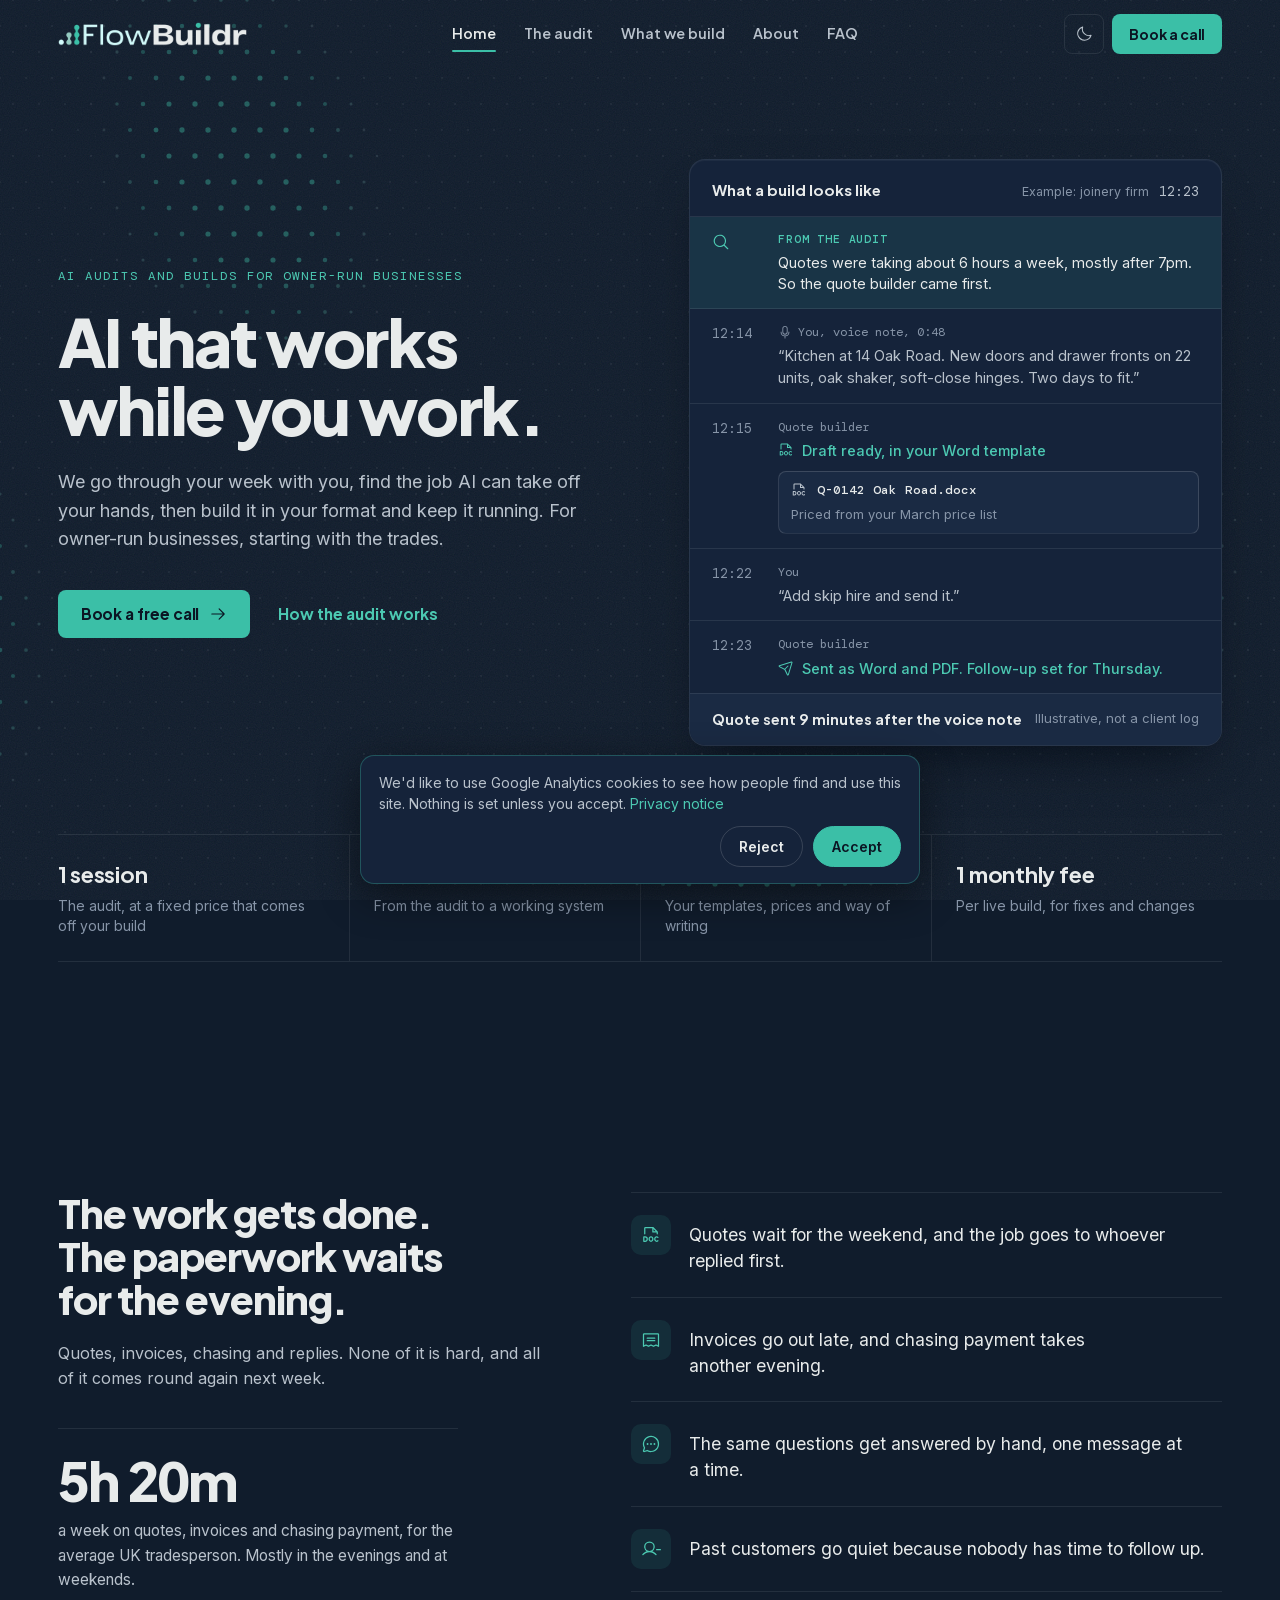
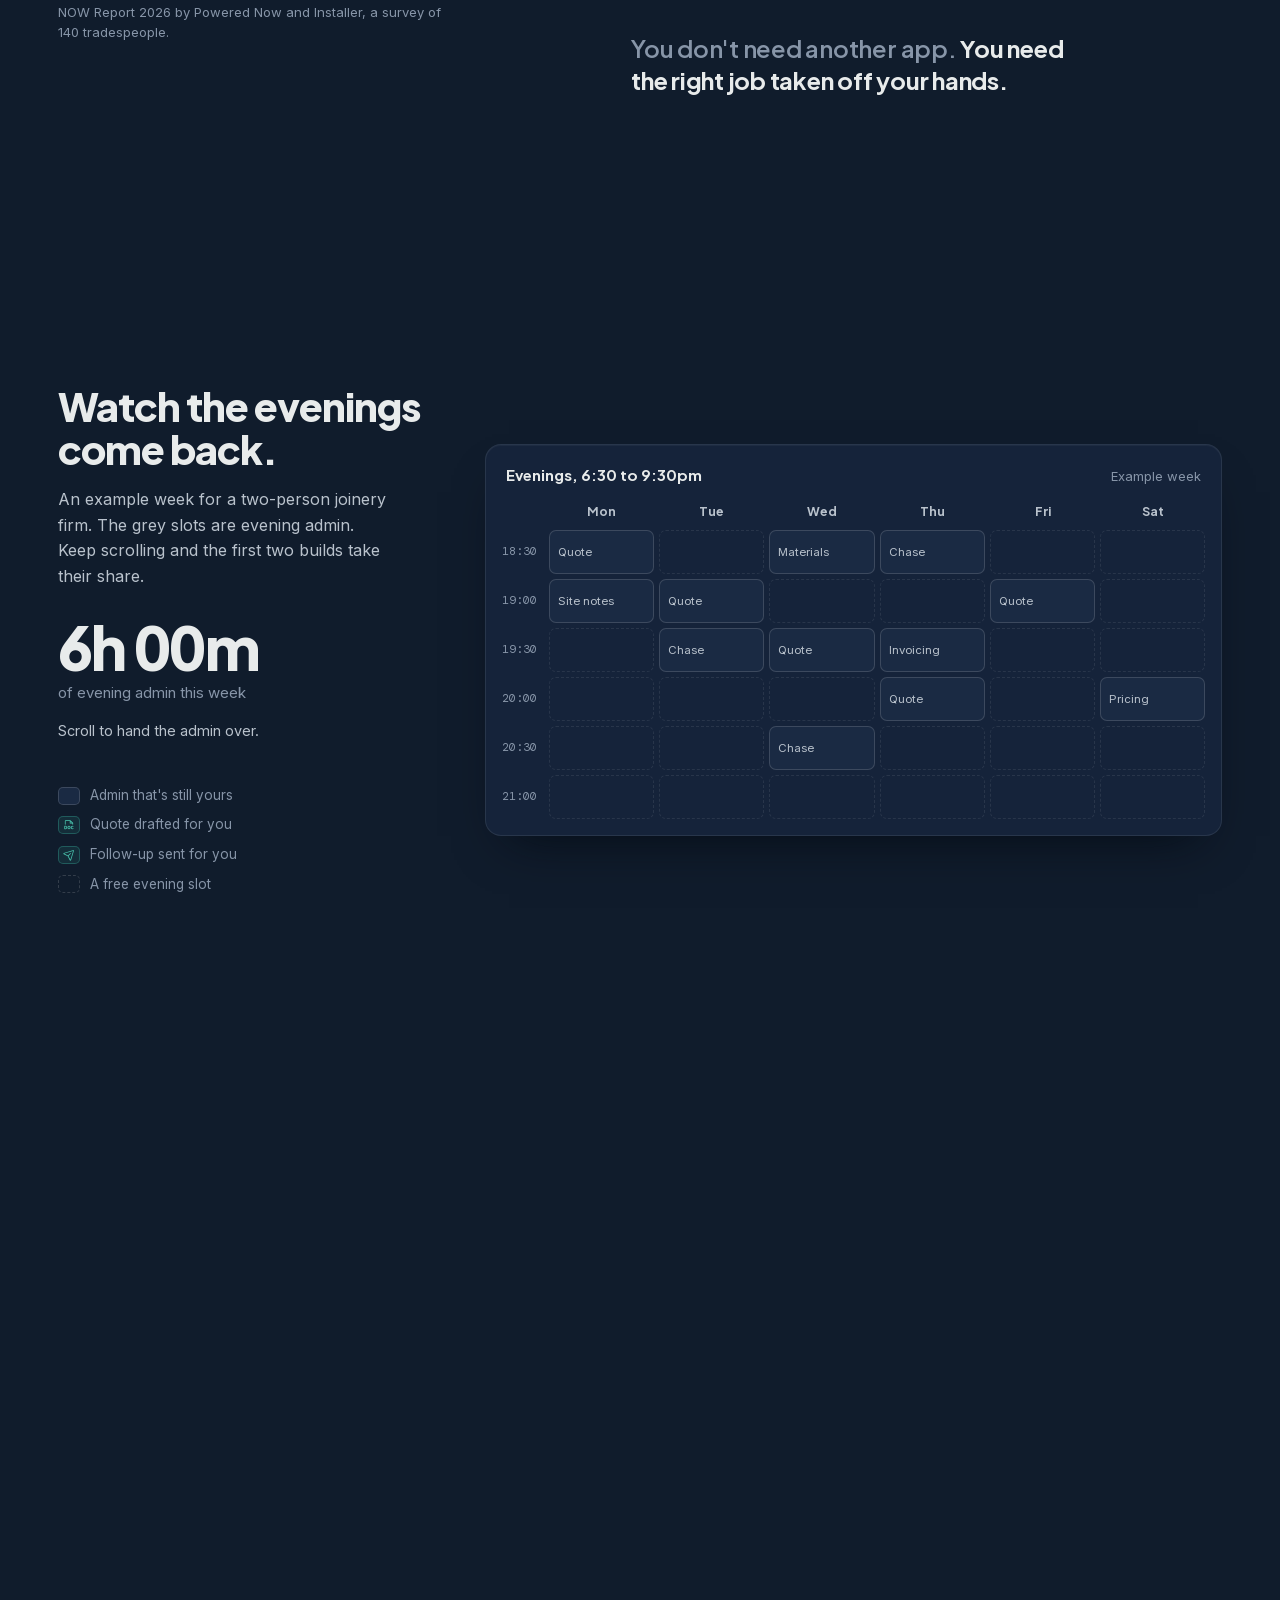
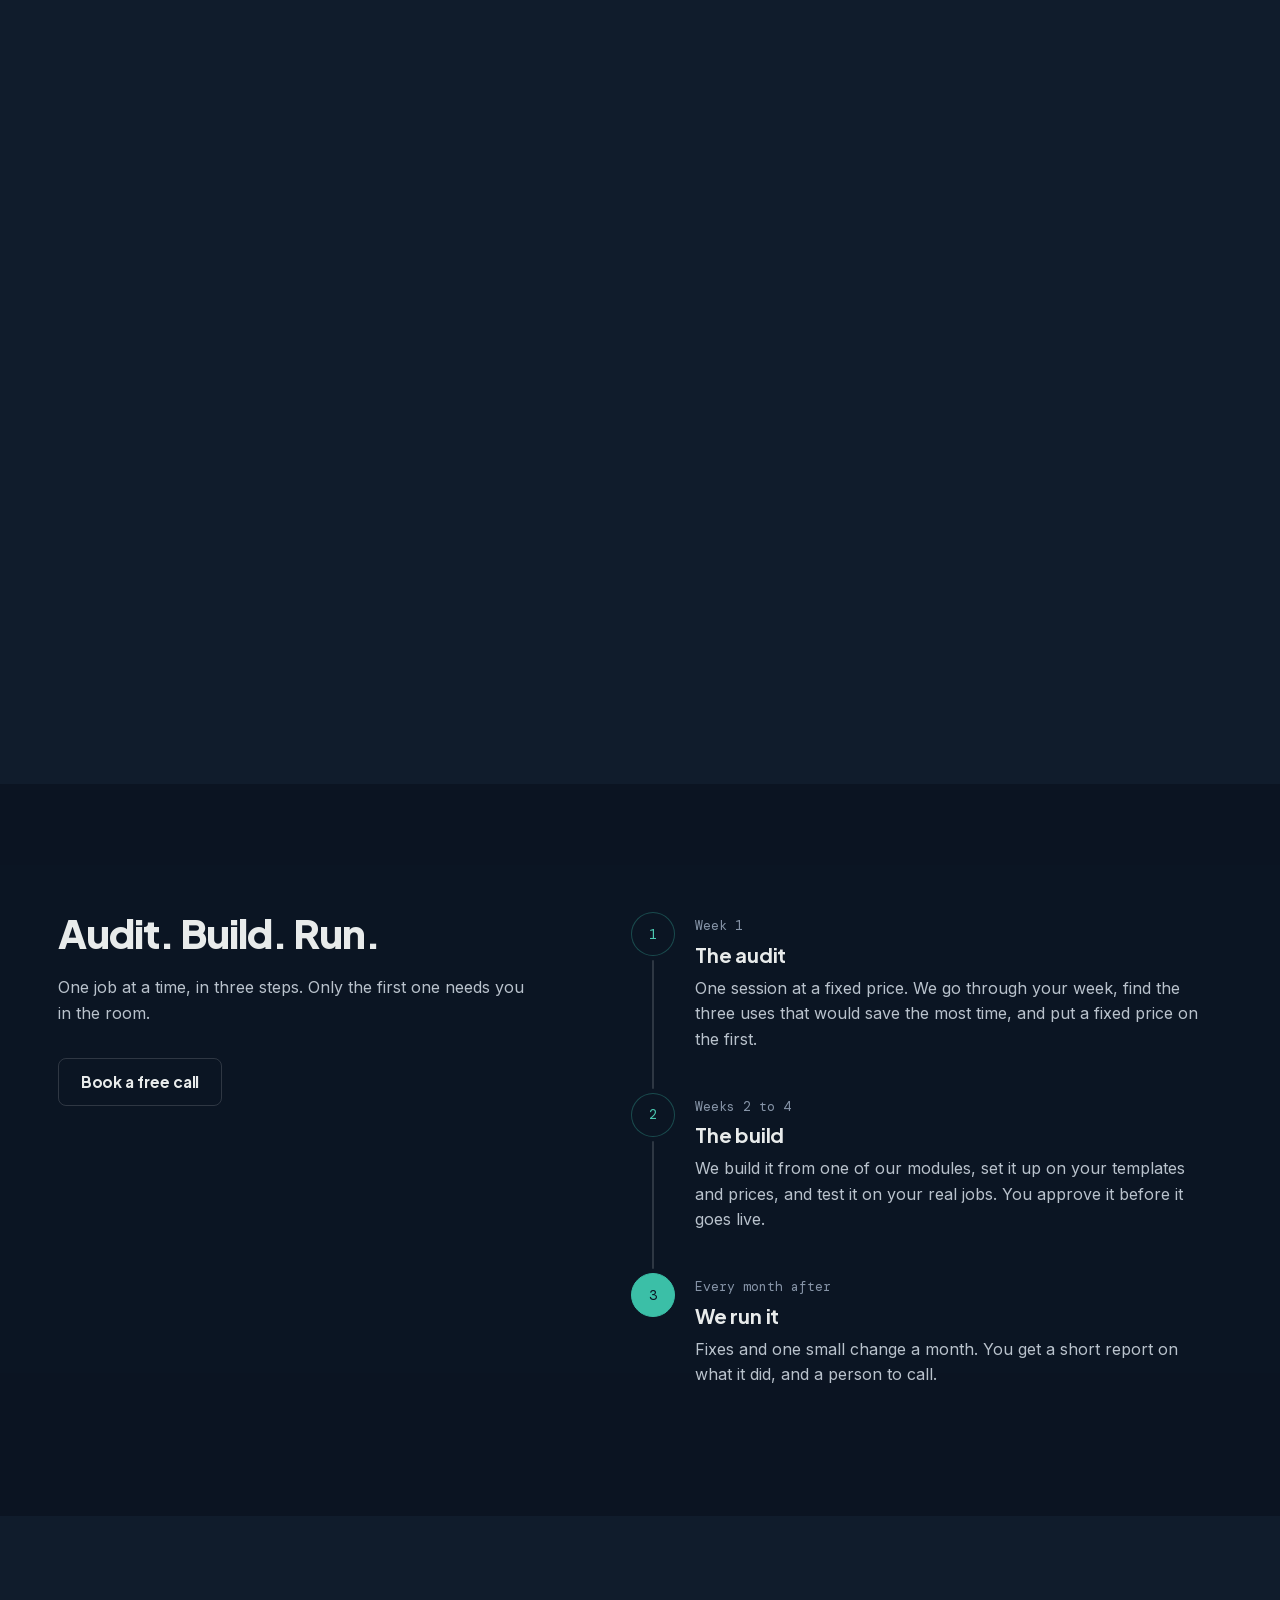
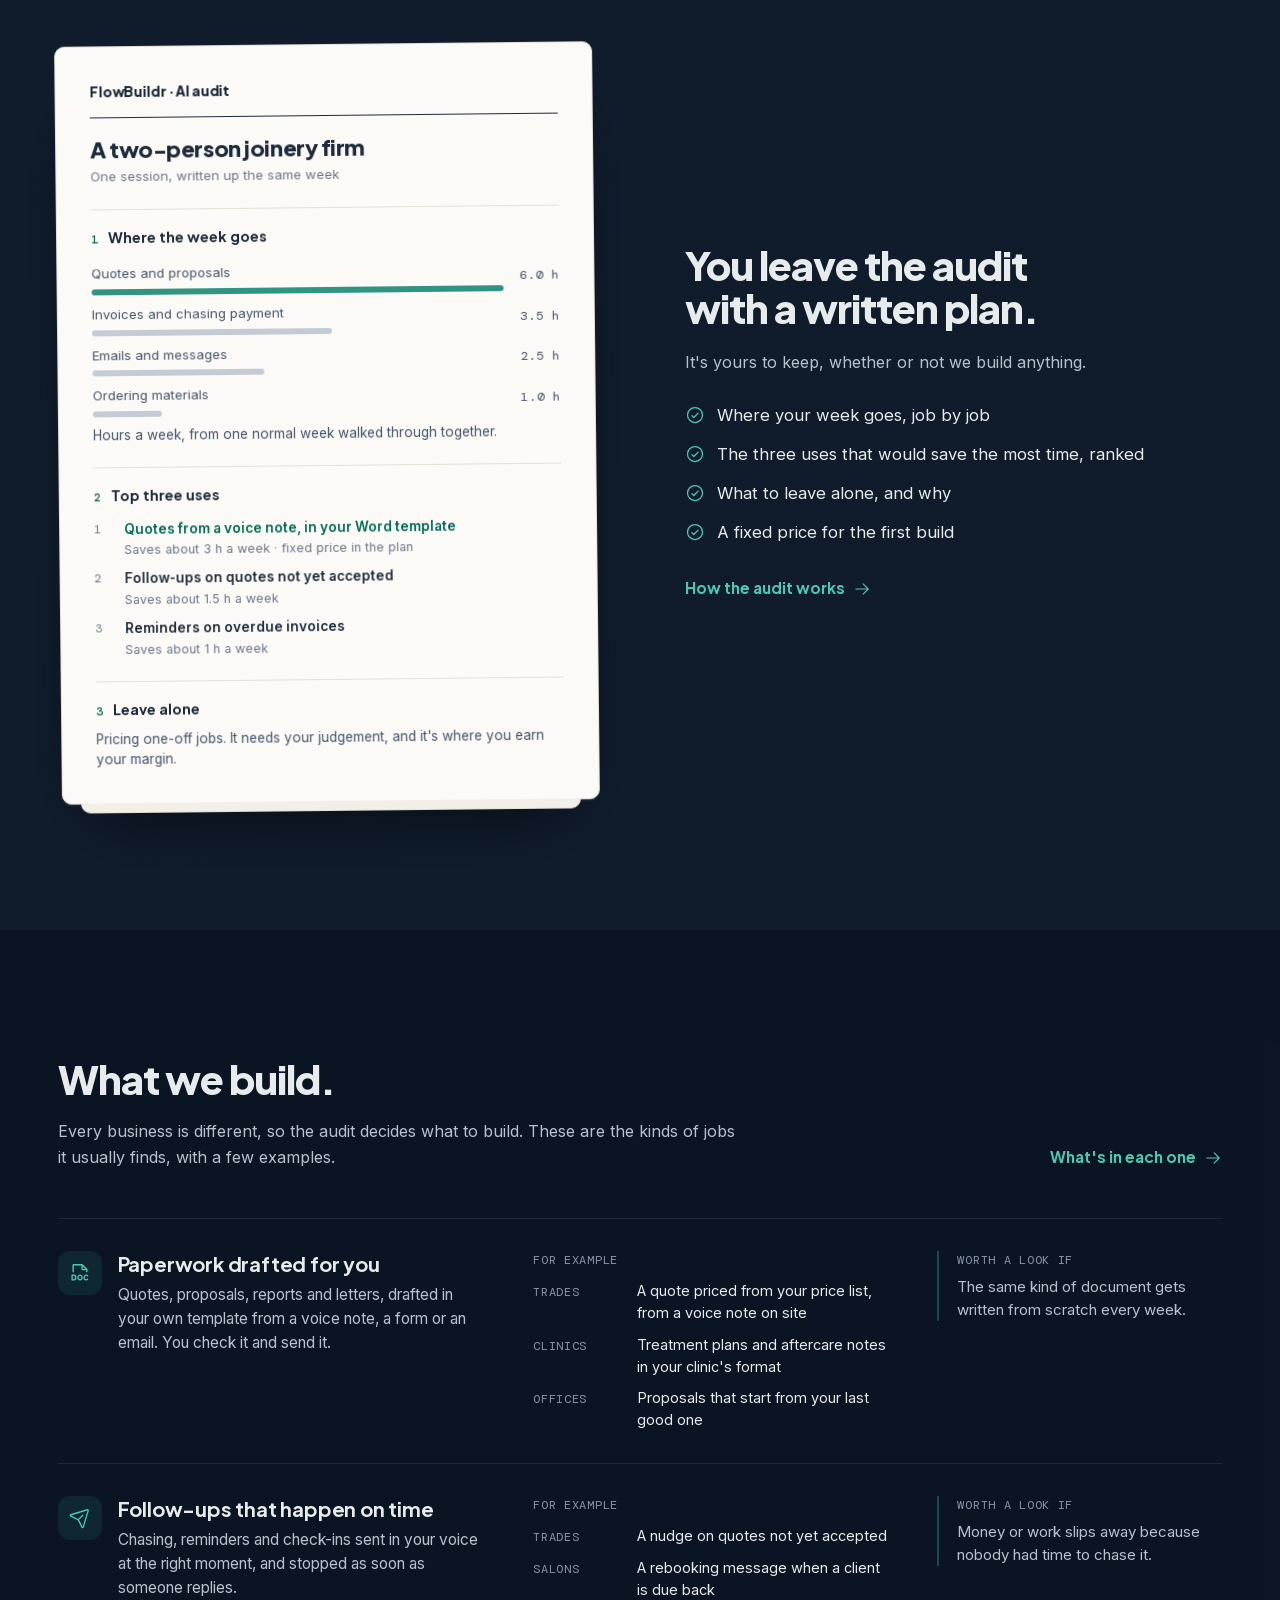
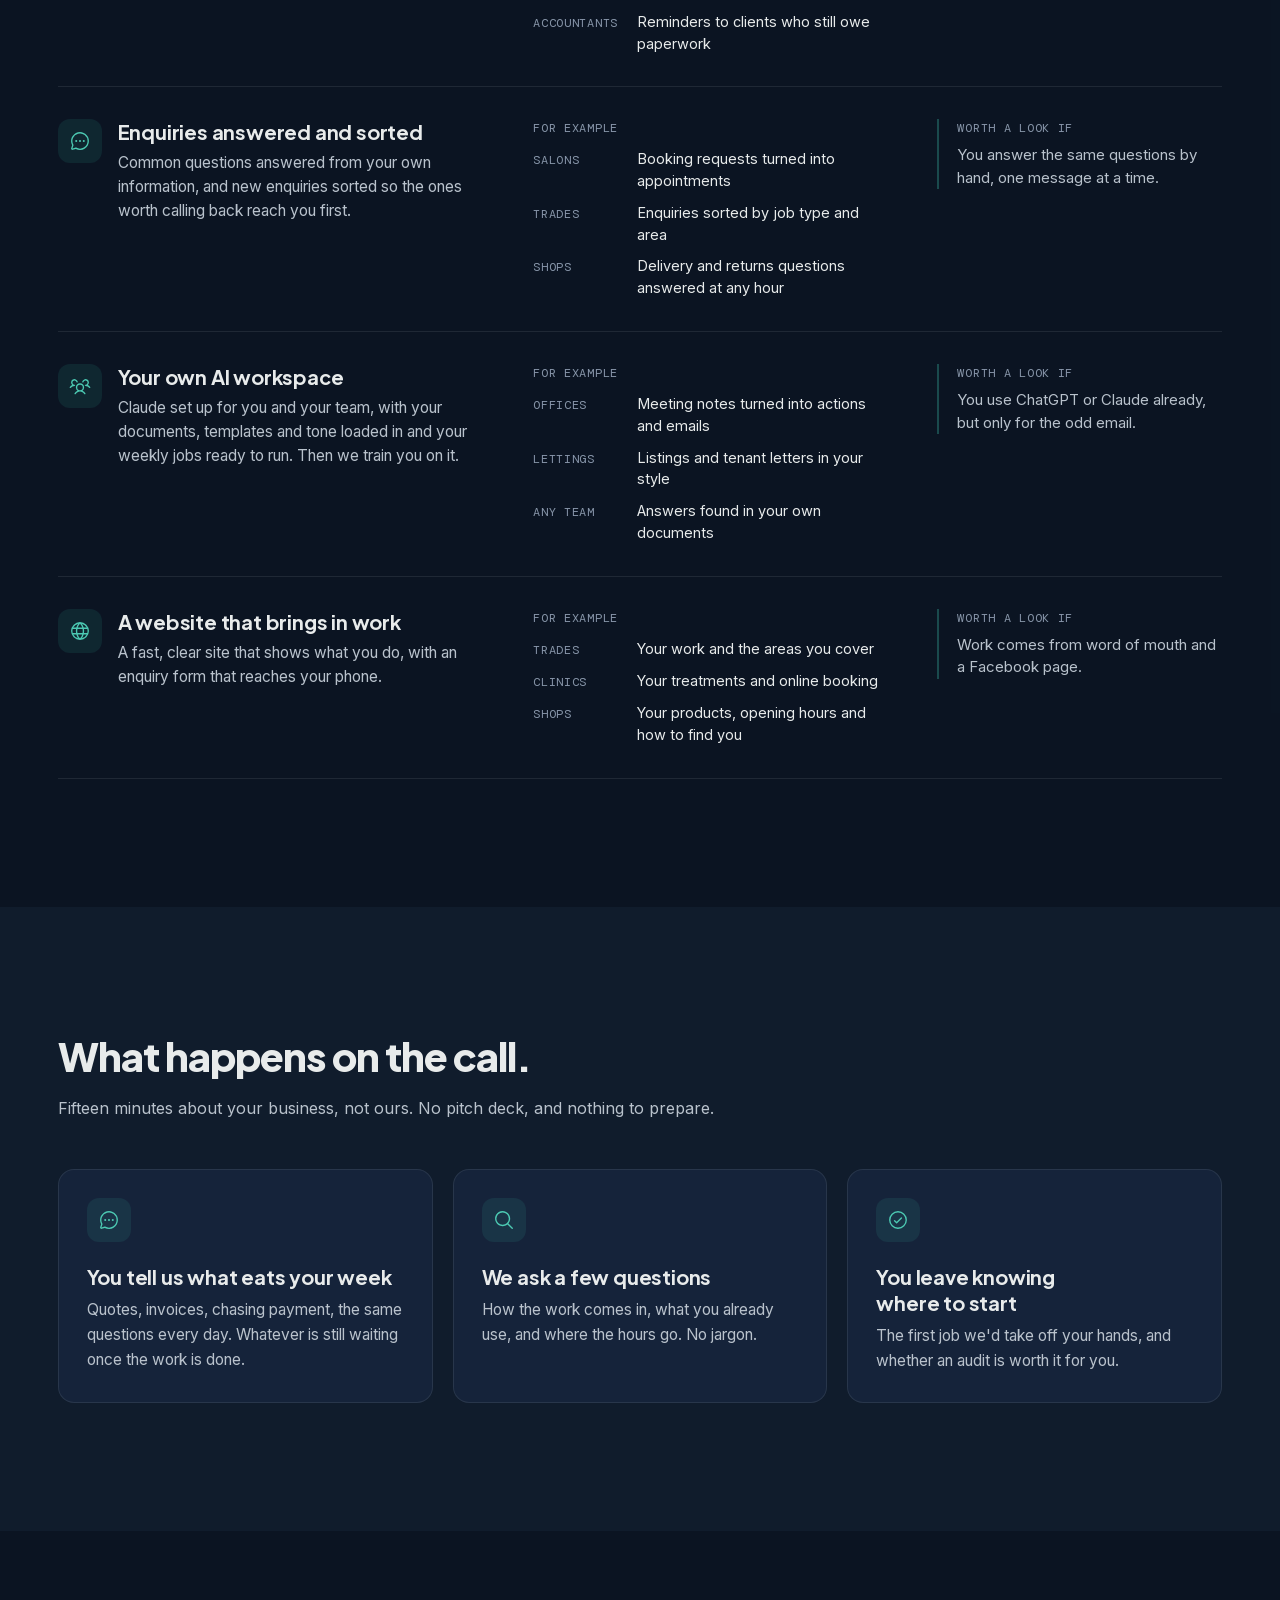
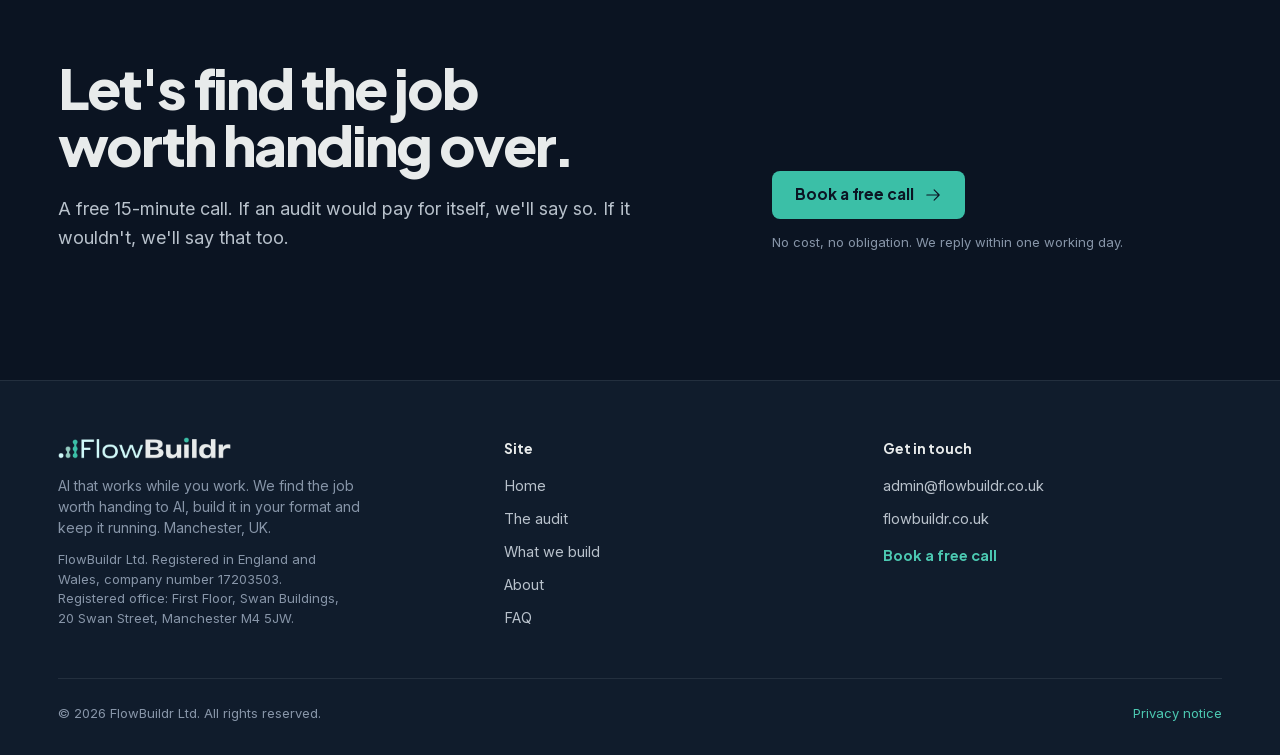
<file: index.html>
<!doctype html>
<html lang="en-GB">
<head>
<meta charset="utf-8">
<meta name="viewport" content="width=device-width, initial-scale=1, viewport-fit=cover">
<script>/* Old single-page links (/#faq) now live at real URLs */(function(){var h=location.hash.slice(1);if(/^(audit|services|about|faq|privacy)$/.test(h))location.replace("/"+h+"/");else if(h==="home")history.replaceState(null,"",location.pathname);})();</script>
<title>FlowBuildr | AI that works while you work</title>
<meta name="description" content="FlowBuildr finds the job AI should do for your business, builds it in your format and keeps it running: a fixed-price audit, then builds and monthly support. Manchester, UK.">
<link rel="canonical" href="https://flowbuildr.co.uk/">
<link rel="icon" type="image/png" sizes="64x64" href="/favicon.png">
<link rel="apple-touch-icon" href="/apple-touch-icon.png">
<meta name="theme-color" content="#101C2C">
<meta property="og:type" content="website">
<meta property="og:site_name" content="FlowBuildr">
<meta property="og:title" content="FlowBuildr | AI that works while you work">
<meta property="og:description" content="FlowBuildr finds the job AI should do for your business, builds it in your format and keeps it running: a fixed-price audit, then builds and monthly support. Manchester, UK.">
<meta property="og:url" content="https://flowbuildr.co.uk/">
<script type="application/ld+json">
{
 "@context": "https://schema.org",
 "@graph": [
  {
   "@type": [
    "Organization",
    "ProfessionalService"
   ],
   "@id": "https://flowbuildr.co.uk/#organization",
   "name": "FlowBuildr",
   "legalName": "FlowBuildr Ltd",
   "url": "https://flowbuildr.co.uk/",
   "logo": "https://flowbuildr.co.uk/assets/logo-dark.png",
   "image": "https://flowbuildr.co.uk/assets/logo-dark.png",
   "email": "admin@flowbuildr.co.uk",
   "description": "AI that works while you work. We find the job worth handing to AI, build it in your format and keep it running. Manchester, UK.",
   "identifier": {
    "@type": "PropertyValue",
    "propertyID": "Companies House company number",
    "value": "17203503"
   },
   "address": {
    "@type": "PostalAddress",
    "name": "Registered office",
    "streetAddress": "First Floor, Swan Buildings, 20 Swan Street",
    "addressLocality": "Manchester",
    "postalCode": "M4 5JW",
    "addressCountry": "GB"
   },
   "areaServed": [
    {
     "@type": "City",
     "name": "Manchester"
    },
    {
     "@type": "Country",
     "name": "United Kingdom"
    }
   ],
   "founder": [
    {
     "@type": "Person",
     "name": "Terrel Burton"
    },
    {
     "@type": "Person",
     "name": "Rheece Hemmings"
    }
   ]
  },
  {
   "@type": "WebSite",
   "@id": "https://flowbuildr.co.uk/#website",
   "url": "https://flowbuildr.co.uk/",
   "name": "FlowBuildr",
   "publisher": {
    "@id": "https://flowbuildr.co.uk/#organization"
   }
  },
  {
   "@type": "WebPage",
   "@id": "https://flowbuildr.co.uk/",
   "url": "https://flowbuildr.co.uk/",
   "name": "FlowBuildr | AI that works while you work",
   "description": "FlowBuildr finds the job AI should do for your business, builds it in your format and keeps it running: a fixed-price audit, then builds and monthly support. Manchester, UK.",
   "isPartOf": {
    "@id": "https://flowbuildr.co.uk/#website"
   },
   "about": {
    "@id": "https://flowbuildr.co.uk/#organization"
   }
  }
 ]
}
</script>
<!-- Google Analytics 4 with Consent Mode v2: everything denied until the visitor accepts -->
<script>
window.dataLayer=window.dataLayer||[];function gtag(){dataLayer.push(arguments);}
gtag('consent','default',{ad_storage:'denied',ad_user_data:'denied',ad_personalization:'denied',analytics_storage:'denied',functionality_storage:'denied',personalization_storage:'denied',security_storage:'granted',wait_for_update:500});
try{if(localStorage.getItem('fb_consent')==='granted')gtag('consent','update',{analytics_storage:'granted'});}catch(e){}
</script>
<script async src="https://www.googletagmanager.com/gtag/js?id=G-GZK0603EW1"></script>
<script>gtag('js',new Date());gtag('config','G-GZK0603EW1');</script>
<link rel="stylesheet" href="/assets/site.css?v=405114a5">
</head>
<body>
<svg width="0" height="0" style="position:absolute" aria-hidden="true" focusable="false"><defs><symbol id="i-address-book" viewBox="0 0 256 256"><path d="M83.19,174.4a8,8,0,0,0,11.21-1.6,52,52,0,0,1,83.2,0,8,8,0,1,0,12.8-9.6A67.88,67.88,0,0,0,163,141.51a40,40,0,1,0-53.94,0A67.88,67.88,0,0,0,81.6,163.2,8,8,0,0,0,83.19,174.4ZM112,112a24,24,0,1,1,24,24A24,24,0,0,1,112,112Zm96-88H64A16,16,0,0,0,48,40V64H32a8,8,0,0,0,0,16H48v40H32a8,8,0,0,0,0,16H48v40H32a8,8,0,0,0,0,16H48v24a16,16,0,0,0,16,16H208a16,16,0,0,0,16-16V40A16,16,0,0,0,208,24Zm0,192H64V40H208Z"/></symbol><symbol id="i-arrow-right" viewBox="0 0 256 256"><path d="M221.66,133.66l-72,72a8,8,0,0,1-11.32-11.32L196.69,136H40a8,8,0,0,1,0-16H196.69L138.34,61.66a8,8,0,0,1,11.32-11.32l72,72A8,8,0,0,1,221.66,133.66Z"/></symbol><symbol id="i-caret-down" viewBox="0 0 256 256"><path d="M213.66,101.66l-80,80a8,8,0,0,1-11.32,0l-80-80A8,8,0,0,1,53.66,90.34L128,164.69l74.34-74.35a8,8,0,0,1,11.32,11.32Z"/></symbol><symbol id="i-chat-circle-dots" viewBox="0 0 256 256"><path d="M140,128a12,12,0,1,1-12-12A12,12,0,0,1,140,128ZM84,116a12,12,0,1,0,12,12A12,12,0,0,0,84,116Zm88,0a12,12,0,1,0,12,12A12,12,0,0,0,172,116Zm60,12A104,104,0,0,1,79.12,219.82L45.07,231.17a16,16,0,0,1-20.24-20.24l11.35-34.05A104,104,0,1,1,232,128Zm-16,0A88,88,0,1,0,51.81,172.06a8,8,0,0,1,.66,6.54L40,216,77.4,203.53a7.85,7.85,0,0,1,2.53-.42,8,8,0,0,1,4,1.08A88,88,0,0,0,216,128Z"/></symbol><symbol id="i-check" viewBox="0 0 256 256"><path d="M229.66,77.66l-128,128a8,8,0,0,1-11.32,0l-56-56a8,8,0,0,1,11.32-11.32L96,188.69,218.34,66.34a8,8,0,0,1,11.32,11.32Z"/></symbol><symbol id="i-check-circle" viewBox="0 0 256 256"><path d="M173.66,98.34a8,8,0,0,1,0,11.32l-56,56a8,8,0,0,1-11.32,0l-24-24a8,8,0,0,1,11.32-11.32L112,148.69l50.34-50.35A8,8,0,0,1,173.66,98.34ZM232,128A104,104,0,1,1,128,24,104.11,104.11,0,0,1,232,128Zm-16,0a88,88,0,1,0-88,88A88.1,88.1,0,0,0,216,128Z"/></symbol><symbol id="i-clock-countdown" viewBox="0 0 256 256"><path d="M232,136.66A104.12,104.12,0,1,1,119.34,24,8,8,0,0,1,120.66,40,88.12,88.12,0,1,0,216,135.34,8,8,0,0,1,232,136.66ZM120,72v56a8,8,0,0,0,8,8h56a8,8,0,0,0,0-16H136V72a8,8,0,0,0-16,0Zm40-24a12,12,0,1,0-12-12A12,12,0,0,0,160,48Zm36,24a12,12,0,1,0-12-12A12,12,0,0,0,196,72Zm24,36a12,12,0,1,0-12-12A12,12,0,0,0,220,108Z"/></symbol><symbol id="i-cloud-check" viewBox="0 0 256 256"><path d="M160,40A88.09,88.09,0,0,0,81.29,88.67,64,64,0,1,0,72,216h88a88,88,0,0,0,0-176Zm0,160H72a48,48,0,0,1,0-96c1.1,0,2.2,0,3.29.11A88,88,0,0,0,72,128a8,8,0,0,0,16,0,72,72,0,1,1,72,72Zm37.66-93.66a8,8,0,0,1,0,11.32l-48,48a8,8,0,0,1-11.32,0l-24-24a8,8,0,0,1,11.32-11.32L144,148.69l42.34-42.35A8,8,0,0,1,197.66,106.34Z"/></symbol><symbol id="i-door-open" viewBox="0 0 256 256"><path d="M232,216H208V40a16,16,0,0,0-16-16H64A16,16,0,0,0,48,40V216H24a8,8,0,0,0,0,16H232a8,8,0,0,0,0-16Zm-40,0H176V40h16ZM64,40h96V216H64Zm80,92a12,12,0,1,1-12-12A12,12,0,0,1,144,132Z"/></symbol><symbol id="i-file-doc" viewBox="0 0 256 256"><path d="M52,144H36a8,8,0,0,0-8,8v56a8,8,0,0,0,8,8H52a36,36,0,0,0,0-72Zm0,56H44V160h8a20,20,0,0,1,0,40Zm169.53-4.91a8,8,0,0,1,.25,11.31A30.06,30.06,0,0,1,200,216c-17.65,0-32-16.15-32-36s14.35-36,32-36a30.06,30.06,0,0,1,21.78,9.6,8,8,0,0,1-11.56,11.06A14.24,14.24,0,0,0,200,160c-8.82,0-16,9-16,20s7.18,20,16,20a14.24,14.24,0,0,0,10.22-4.66A8,8,0,0,1,221.53,195.09ZM128,144c-17.65,0-32,16.15-32,36s14.35,36,32,36,32-16.15,32-36S145.65,144,128,144Zm0,56c-8.82,0-16-9-16-20s7.18-20,16-20,16,9,16,20S136.82,200,128,200ZM48,120a8,8,0,0,0,8-8V40h88V88a8,8,0,0,0,8,8h48v16a8,8,0,0,0,16,0V88a8,8,0,0,0-2.34-5.66l-56-56A8,8,0,0,0,152,24H56A16,16,0,0,0,40,40v72A8,8,0,0,0,48,120ZM160,51.31,188.69,80H160Z"/></symbol><symbol id="i-file-text" viewBox="0 0 256 256"><path d="M213.66,82.34l-56-56A8,8,0,0,0,152,24H56A16,16,0,0,0,40,40V216a16,16,0,0,0,16,16H200a16,16,0,0,0,16-16V88A8,8,0,0,0,213.66,82.34ZM160,51.31,188.69,80H160ZM200,216H56V40h88V88a8,8,0,0,0,8,8h48V216Zm-32-80a8,8,0,0,1-8,8H96a8,8,0,0,1,0-16h64A8,8,0,0,1,168,136Zm0,32a8,8,0,0,1-8,8H96a8,8,0,0,1,0-16h64A8,8,0,0,1,168,168Z"/></symbol><symbol id="i-globe" viewBox="0 0 256 256"><path d="M128,24h0A104,104,0,1,0,232,128,104.12,104.12,0,0,0,128,24Zm88,104a87.61,87.61,0,0,1-3.33,24H174.16a157.44,157.44,0,0,0,0-48h38.51A87.61,87.61,0,0,1,216,128ZM102,168H154a115.11,115.11,0,0,1-26,45A115.27,115.27,0,0,1,102,168Zm-3.9-16a140.84,140.84,0,0,1,0-48h59.88a140.84,140.84,0,0,1,0,48ZM40,128a87.61,87.61,0,0,1,3.33-24H81.84a157.44,157.44,0,0,0,0,48H43.33A87.61,87.61,0,0,1,40,128ZM154,88H102a115.11,115.11,0,0,1,26-45A115.27,115.27,0,0,1,154,88Zm52.33,0H170.71a135.28,135.28,0,0,0-22.3-45.6A88.29,88.29,0,0,1,206.37,88ZM107.59,42.4A135.28,135.28,0,0,0,85.29,88H49.63A88.29,88.29,0,0,1,107.59,42.4ZM49.63,168H85.29a135.28,135.28,0,0,0,22.3,45.6A88.29,88.29,0,0,1,49.63,168Zm98.78,45.6a135.28,135.28,0,0,0,22.3-45.6h35.66A88.29,88.29,0,0,1,148.41,213.6Z"/></symbol><symbol id="i-hand-coins" viewBox="0 0 256 256"><path d="M230.33,141.06a24.43,24.43,0,0,0-21.24-4.23l-41.84,9.62A28,28,0,0,0,140,112H89.94a31.82,31.82,0,0,0-22.63,9.37L44.69,144H16A16,16,0,0,0,0,160v40a16,16,0,0,0,16,16H120a7.93,7.93,0,0,0,1.94-.24l64-16a6.94,6.94,0,0,0,1.19-.4L226,182.82l.44-.2a24.6,24.6,0,0,0,3.93-41.56ZM16,160H40v40H16Zm203.43,8.21-38,16.18L119,200H56V155.31l22.63-22.62A15.86,15.86,0,0,1,89.94,128H140a12,12,0,0,1,0,24H112a8,8,0,0,0,0,16h32a8.32,8.32,0,0,0,1.79-.2l67-15.41.31-.08a8.6,8.6,0,0,1,6.3,15.9ZM164,96a36,36,0,0,0,5.9-.48,36,36,0,1,0,28.22-47A36,36,0,1,0,164,96Zm60-12a20,20,0,1,1-20-20A20,20,0,0,1,224,84ZM164,40a20,20,0,0,1,19.25,14.61,36,36,0,0,0-15,24.93A20.42,20.42,0,0,1,164,80a20,20,0,0,1,0-40Z"/></symbol><symbol id="i-list" viewBox="0 0 256 256"><path d="M224,128a8,8,0,0,1-8,8H40a8,8,0,0,1,0-16H216A8,8,0,0,1,224,128ZM40,72H216a8,8,0,0,0,0-16H40a8,8,0,0,0,0,16ZM216,184H40a8,8,0,0,0,0,16H216a8,8,0,0,0,0-16Z"/></symbol><symbol id="i-list-checks" viewBox="0 0 256 256"><path d="M224,128a8,8,0,0,1-8,8H128a8,8,0,0,1,0-16h88A8,8,0,0,1,224,128ZM128,72h88a8,8,0,0,0,0-16H128a8,8,0,0,0,0,16Zm88,112H128a8,8,0,0,0,0,16h88a8,8,0,0,0,0-16ZM82.34,42.34,56,68.69,45.66,58.34A8,8,0,0,0,34.34,69.66l16,16a8,8,0,0,0,11.32,0l32-32A8,8,0,0,0,82.34,42.34Zm0,64L56,132.69,45.66,122.34a8,8,0,0,0-11.32,11.32l16,16a8,8,0,0,0,11.32,0l32-32a8,8,0,0,0-11.32-11.32Zm0,64L56,196.69,45.66,186.34a8,8,0,0,0-11.32,11.32l16,16a8,8,0,0,0,11.32,0l32-32a8,8,0,0,0-11.32-11.32Z"/></symbol><symbol id="i-magnifying-glass" viewBox="0 0 256 256"><path d="M229.66,218.34l-50.07-50.06a88.11,88.11,0,1,0-11.31,11.31l50.06,50.07a8,8,0,0,0,11.32-11.32ZM40,112a72,72,0,1,1,72,72A72.08,72.08,0,0,1,40,112Z"/></symbol><symbol id="i-microphone" viewBox="0 0 256 256"><path d="M128,176a48.05,48.05,0,0,0,48-48V64a48,48,0,0,0-96,0v64A48.05,48.05,0,0,0,128,176ZM96,64a32,32,0,0,1,64,0v64a32,32,0,0,1-64,0Zm40,143.6V240a8,8,0,0,1-16,0V207.6A80.11,80.11,0,0,1,48,128a8,8,0,0,1,16,0,64,64,0,0,0,128,0,8,8,0,0,1,16,0A80.11,80.11,0,0,1,136,207.6Z"/></symbol><symbol id="i-moon" viewBox="0 0 256 256"><path d="M233.54,142.23a8,8,0,0,0-8-2,88.08,88.08,0,0,1-109.8-109.8,8,8,0,0,0-10-10,104.84,104.84,0,0,0-52.91,37A104,104,0,0,0,136,224a103.09,103.09,0,0,0,62.52-20.88,104.84,104.84,0,0,0,37-52.91A8,8,0,0,0,233.54,142.23ZM188.9,190.34A88,88,0,0,1,65.66,67.11a89,89,0,0,1,31.4-26A106,106,0,0,0,96,56,104.11,104.11,0,0,0,200,160a106,106,0,0,0,14.92-1.06A89,89,0,0,1,188.9,190.34Z"/></symbol><symbol id="i-note-pencil" viewBox="0 0 256 256"><path d="M229.66,58.34l-32-32a8,8,0,0,0-11.32,0l-96,96A8,8,0,0,0,88,128v32a8,8,0,0,0,8,8h32a8,8,0,0,0,5.66-2.34l96-96A8,8,0,0,0,229.66,58.34ZM124.69,152H104V131.31l64-64L188.69,88ZM200,76.69,179.31,56,192,43.31,212.69,64ZM224,128v80a16,16,0,0,1-16,16H48a16,16,0,0,1-16-16V48A16,16,0,0,1,48,32h80a8,8,0,0,1,0,16H48V208H208V128a8,8,0,0,1,16,0Z"/></symbol><symbol id="i-paper-plane-tilt" viewBox="0 0 256 256"><path d="M227.32,28.68a16,16,0,0,0-15.66-4.08l-.15,0L19.57,82.84a16,16,0,0,0-2.49,29.8L102,154l41.3,84.87A15.86,15.86,0,0,0,157.74,248q.69,0,1.38-.06a15.88,15.88,0,0,0,14-11.51l58.2-191.94c0-.05,0-.1,0-.15A16,16,0,0,0,227.32,28.68ZM157.83,231.85l-.05.14,0-.07-40.06-82.3,48-48a8,8,0,0,0-11.31-11.31l-48,48L24.08,98.25l-.07,0,.14,0L216,40Z"/></symbol><symbol id="i-plus" viewBox="0 0 256 256"><path d="M224,128a8,8,0,0,1-8,8H136v80a8,8,0,0,1-16,0V136H40a8,8,0,0,1,0-16h80V40a8,8,0,0,1,16,0v80h80A8,8,0,0,1,224,128Z"/></symbol><symbol id="i-receipt" viewBox="0 0 256 256"><path d="M72,104a8,8,0,0,1,8-8h96a8,8,0,0,1,0,16H80A8,8,0,0,1,72,104Zm8,40h96a8,8,0,0,0,0-16H80a8,8,0,0,0,0,16ZM232,56V208a8,8,0,0,1-11.58,7.15L192,200.94l-28.42,14.21a8,8,0,0,1-7.16,0L128,200.94,99.58,215.15a8,8,0,0,1-7.16,0L64,200.94,35.58,215.15A8,8,0,0,1,24,208V56A16,16,0,0,1,40,40H216A16,16,0,0,1,232,56Zm-16,0H40V195.06l20.42-10.22a8,8,0,0,1,7.16,0L96,199.06l28.42-14.22a8,8,0,0,1,7.16,0L160,199.06l28.42-14.22a8,8,0,0,1,7.16,0L216,195.06Z"/></symbol><symbol id="i-sun" viewBox="0 0 256 256"><path d="M120,40V16a8,8,0,0,1,16,0V40a8,8,0,0,1-16,0Zm72,88a64,64,0,1,1-64-64A64.07,64.07,0,0,1,192,128Zm-16,0a48,48,0,1,0-48,48A48.05,48.05,0,0,0,176,128ZM58.34,69.66A8,8,0,0,0,69.66,58.34l-16-16A8,8,0,0,0,42.34,53.66Zm0,116.68-16,16a8,8,0,0,0,11.32,11.32l16-16a8,8,0,0,0-11.32-11.32ZM192,72a8,8,0,0,0,5.66-2.34l16-16a8,8,0,0,0-11.32-11.32l-16,16A8,8,0,0,0,192,72Zm5.66,114.34a8,8,0,0,0-11.32,11.32l16,16a8,8,0,0,0,11.32-11.32ZM48,128a8,8,0,0,0-8-8H16a8,8,0,0,0,0,16H40A8,8,0,0,0,48,128Zm80,80a8,8,0,0,0-8,8v24a8,8,0,0,0,16,0V216A8,8,0,0,0,128,208Zm112-88H216a8,8,0,0,0,0,16h24a8,8,0,0,0,0-16Z"/></symbol><symbol id="i-user-minus" viewBox="0 0 256 256"><path d="M256,136a8,8,0,0,1-8,8H200a8,8,0,0,1,0-16h48A8,8,0,0,1,256,136Zm-57.87,58.85a8,8,0,0,1-12.26,10.3C165.75,181.19,138.09,168,108,168s-57.75,13.19-77.87,37.15a8,8,0,0,1-12.25-10.3c14.94-17.78,33.52-30.41,54.17-37.17a68,68,0,1,1,71.9,0C164.6,164.44,183.18,177.07,198.13,194.85ZM108,152a52,52,0,1,0-52-52A52.06,52.06,0,0,0,108,152Z"/></symbol><symbol id="i-users-three" viewBox="0 0 256 256"><path d="M244.8,150.4a8,8,0,0,1-11.2-1.6A51.6,51.6,0,0,0,192,128a8,8,0,0,1-7.37-4.89,8,8,0,0,1,0-6.22A8,8,0,0,1,192,112a24,24,0,1,0-23.24-30,8,8,0,1,1-15.5-4A40,40,0,1,1,219,117.51a67.94,67.94,0,0,1,27.43,21.68A8,8,0,0,1,244.8,150.4ZM190.92,212a8,8,0,1,1-13.84,8,57,57,0,0,0-98.16,0,8,8,0,1,1-13.84-8,72.06,72.06,0,0,1,33.74-29.92,48,48,0,1,1,58.36,0A72.06,72.06,0,0,1,190.92,212ZM128,176a32,32,0,1,0-32-32A32,32,0,0,0,128,176ZM72,120a8,8,0,0,0-8-8A24,24,0,1,1,87.24,82a8,8,0,1,0,15.5-4A40,40,0,1,0,37,117.51,67.94,67.94,0,0,0,9.6,139.19a8,8,0,1,0,12.8,9.61A51.6,51.6,0,0,1,64,128,8,8,0,0,0,72,120Z"/></symbol><symbol id="i-wrench" viewBox="0 0 256 256"><path d="M226.76,69a8,8,0,0,0-12.84-2.88l-40.3,37.19-17.23-3.7-3.7-17.23,37.19-40.3A8,8,0,0,0,187,29.24,72,72,0,0,0,88,96,72.34,72.34,0,0,0,94,124.94L33.79,177c-.15.12-.29.26-.43.39a32,32,0,0,0,45.26,45.26c.13-.13.27-.28.39-.42L131.06,162A72,72,0,0,0,232,96,71.56,71.56,0,0,0,226.76,69ZM160,152a56.14,56.14,0,0,1-27.07-7,8,8,0,0,0-9.92,1.77L67.11,211.51a16,16,0,0,1-22.62-22.62L109.18,133a8,8,0,0,0,1.77-9.93,56,56,0,0,1,58.36-82.31l-31.2,33.81a8,8,0,0,0-1.94,7.1L141.83,108a8,8,0,0,0,6.14,6.14l26.35,5.66a8,8,0,0,0,7.1-1.94l33.81-31.2A56.06,56.06,0,0,1,160,152Z"/></symbol><symbol id="i-x" viewBox="0 0 256 256"><path d="M205.66,194.34a8,8,0,0,1-11.32,11.32L128,139.31,61.66,205.66a8,8,0,0,1-11.32-11.32L116.69,128,50.34,61.66A8,8,0,0,1,61.66,50.34L128,116.69l66.34-66.35a8,8,0,0,1,11.32,11.32L139.31,128Z"/></symbol></defs></svg>
<div class="bg-layer" aria-hidden="true"><canvas id="flow"></canvas></div>
<div class="site">
<header class="site-head" id="top">
  <div class="wrap head-row">
    <a class="brand" href="/" data-go="home" aria-label="FlowBuildr home">
      <img class="logo-dark" src="/assets/logo-dark.png" alt="FlowBuildr" width="189" height="24">
      <img class="logo-light" src="/assets/logo-light.png" alt="FlowBuildr" width="189" height="24">
    </a>
    <nav class="nav" aria-label="Main">
      <a href="/" data-go="home">Home</a>
      <a href="/audit/" data-go="audit">The audit</a>
      <a href="/services/" data-go="services">What we build</a>
      <a href="/about/" data-go="about">About</a>
      <a href="/faq/" data-go="faq">FAQ</a>
    </nav>
    <div class="head-actions">
      <button class="icon-btn" type="button" id="theme-btn" aria-label="Switch to light theme">
        <svg class="i t-moon" aria-hidden="true"><use href="#i-moon"/></svg>
        <svg class="i t-sun" aria-hidden="true"><use href="#i-sun"/></svg>
      </button>
      <button class="btn btn-primary btn-sm head-cta" type="button" data-book>Book a call</button>
      <button class="icon-btn menu-btn" type="button" id="menu-btn" aria-expanded="false" aria-controls="mobile-nav" aria-label="Open menu">
        <svg class="i" aria-hidden="true"><use href="#i-list"/></svg>
      </button>
    </div>
    <nav class="mobile-nav" id="mobile-nav" aria-label="Main">
      <a href="/" data-go="home">Home</a>
      <a href="/audit/" data-go="audit">The audit</a>
      <a href="/services/" data-go="services">What we build</a>
      <a href="/about/" data-go="about">About</a>
      <a href="/faq/" data-go="faq">FAQ</a>
      <div style="padding:8px 6px 6px"><button class="btn btn-primary" type="button" data-book style="width:100%">Book a free call</button></div>
    </nav>
  </div>
</header>

<main id="main" tabindex="-1">

<!-- ============ HOME ============ -->
<div data-view="home">
  <section class="hero">
    <div class="wrap hero-grid">
      <div class="hero-copy">
        <span class="eyebrow">AI audits and builds for owner-run businesses</span>
        <h1 class="display">AI that works while you work.</h1>
        <p class="lede">We go through your week with you, find the job AI can take off your hands, then build it in your format and keep it running. For owner-run businesses, starting with the trades.</p>
        <div class="hero-actions">
          <button class="btn btn-primary" type="button" data-book>Book a free call<svg class="i" aria-hidden="true"><use href="#i-arrow-right"/></svg></button>
          <a class="link" href="/audit/" data-go="audit">How the audit works</a>
        </div>
      </div>
      <figure class="log spot" aria-labelledby="log-title" id="feed">
        <div class="log-head">
          <span class="log-title" id="log-title">What a build looks like</span>
          <span class="log-meta"><span class="log-date" id="feed-biz">Example: joinery firm</span><span class="log-clock num" id="feed-clock" aria-hidden="true">12:23</span></span>
        </div>
        <div class="finding">
          <svg class="i" aria-hidden="true"><use href="#i-magnifying-glass"/></svg>
          <div><b>From the audit</b><p id="feed-finding">Quotes were taking about 6 hours a week, mostly after 7pm. So the quote builder came first.</p></div>
        </div>
        <ol class="log-list">
          <li data-t="734"><span class="log-time">12:14</span><div class="log-body"><span class="log-who"><svg class="i" aria-hidden="true"><use href="#i-microphone"/></svg>You, voice note, 0:48</span><p class="log-what">&ldquo;Kitchen at 14 Oak Road. New doors and drawer fronts on 22 units, oak shaker, soft-close hinges. Two days to fit.&rdquo;</p></div></li>
          <li data-t="735" data-built><span class="log-time">12:15</span><div class="log-body"><span class="log-who">Quote builder</span><p class="log-out"><svg class="i" aria-hidden="true"><use href="#i-file-doc"/></svg>Draft ready, in your Word template</p><span class="doc"><svg class="i" aria-hidden="true"><use href="#i-file-doc"/></svg><b>Q-0142 Oak Road.docx</b><span>Priced from your March price list</span></span></div></li>
          <li data-t="742"><span class="log-time">12:22</span><div class="log-body"><span class="log-who">You</span><p class="log-what">&ldquo;Add skip hire and send it.&rdquo;</p></div></li>
          <li data-t="743" data-built><span class="log-time">12:23</span><div class="log-body"><span class="log-who">Quote builder</span><p class="log-out"><svg class="i" aria-hidden="true"><use href="#i-paper-plane-tilt"/></svg>Sent as Word and PDF. Follow-up set for Thursday.</p></div></li>
        </ol>
        <figcaption class="log-foot"><strong id="feed-foot">Quote sent 9 minutes after the voice note</strong><span class="note">Illustrative, not a client log</span></figcaption>
      </figure>
    </div>
    <div class="wrap" style="margin-top:clamp(56px,7vw,88px)">
      <dl class="facts">
        <div><dt>1 session</dt><dd>The audit, at a fixed price that comes off your build</dd></div>
        <div><dt class="num">2 to 4 weeks</dt><dd>From the audit to a working system</dd></div>
        <div><dt>Your format</dt><dd>Your templates, prices and way of writing</dd></div>
        <div><dt>1 monthly fee</dt><dd>Per live build, for fixes and changes</dd></div>
      </dl>
    </div>
  </section>

  <section class="section" aria-labelledby="problem-h">
    <div class="wrap split">
      <div class="sticky">
        <h2 class="h2" id="problem-h">The work gets done. The paperwork waits for the evening.</h2>
        <p class="body" style="margin-top:20px">Quotes, invoices, chasing and replies. None of it is hard, and all of it comes round again next week.</p>
        <div class="stat">
          <b class="num">5h 20m</b>
          <p>a week on quotes, invoices and chasing payment, for the average UK tradesperson. Mostly in the evenings and at weekends.</p>
          <span class="note">NOW Report 2026 by Powered Now and Installer, a survey of 140 tradespeople.</span>
        </div>
      </div>
      <div>
        <ul class="leaks">
          <li><span class="leak-ico"><svg class="i" aria-hidden="true"><use href="#i-file-doc"/></svg></span><p>Quotes wait for the weekend, and the job goes to whoever replied first.</p></li>
          <li><span class="leak-ico"><svg class="i" aria-hidden="true"><use href="#i-receipt"/></svg></span><p>Invoices go out late, and chasing payment takes another evening.</p></li>
          <li><span class="leak-ico"><svg class="i" aria-hidden="true"><use href="#i-chat-circle-dots"/></svg></span><p>The same questions get answered by hand, one message at a time.</p></li>
          <li><span class="leak-ico"><svg class="i" aria-hidden="true"><use href="#i-user-minus"/></svg></span><p>Past customers go quiet because nobody has time to follow up.</p></li>
        </ul>
        <p class="kicker-line"><span>You don't need another app.</span> You need the right job taken off your hands.</p>
      </div>
    </div>
  </section>

  <section class="diary" id="diary" aria-labelledby="diary-h">
    <div class="diary-stick">
      <div class="wrap diary-grid">
        <div class="diary-copy">
          <h2 class="h2" id="diary-h">Watch the evenings come back.</h2>
          <p class="body" style="margin-top:16px">An example week for a two-person joinery firm. The grey slots are evening admin. Keep scrolling and the first two builds take their share.</p>
          <div class="fill-stat"><b class="num" id="fill-hrs">6h 00m</b><span>of evening admin this week</span></div>
          <p class="latest" id="fill-latest" aria-live="off">Scroll to hand the admin over.</p>
          <ul class="legend">
            <li><span class="sw sw-old"></span>Admin that's still yours</li>
            <li><span class="sw sw-new"><svg class="i" aria-hidden="true"><use href="#i-file-doc"/></svg></span>Quote drafted for you</li>
            <li><span class="sw sw-new"><svg class="i" aria-hidden="true"><use href="#i-paper-plane-tilt"/></svg></span>Follow-up sent for you</li>
            <li><span class="sw sw-free"></span>A free evening slot</li>
          </ul>
        </div>
        <div class="cal spot">
          <div class="cal-head"><b>Evenings, 6:30 to 9:30pm</b><span class="note">Example week</span></div>
          <div class="cal-grid" id="cal-grid" role="img" aria-label="Example week of evening admin for a joinery firm. Six hours at the start. The quote builder and follow-ups take four hours of it, leaving two."></div>
        </div>
      </div>
    </div>
  </section>

  <section class="section band" aria-labelledby="how-h">
    <div class="wrap split">
      <div class="sticky">
        <h2 class="h2" id="how-h">Audit. Build. Run.</h2>
        <p class="body" style="margin-top:20px">One job at a time, in three steps. Only the first one needs you in the room.</p>
        <button class="btn btn-quiet" type="button" data-book>Book a free call</button>
      </div>
      <ol class="steps">
        <li><span class="step-n">1</span><div><span class="step-when">Week 1</span><h3 class="h3">The audit</h3><p>One session at a fixed price. We go through your week, find the three uses that would save the most time, and put a fixed price on the first.</p></div></li>
        <li><span class="step-n">2</span><div><span class="step-when">Weeks 2 to 4</span><h3 class="h3">The build</h3><p>We build it from one of our modules, set it up on your templates and prices, and test it on your real jobs. You approve it before it goes live.</p></div></li>
        <li><span class="step-n">3</span><div><span class="step-when">Every month after</span><h3 class="h3">We run it</h3><p>Fixes and one small change a month. You get a short report on what it did, and a person to call.</p></div></li>
      </ol>
    </div>
  </section>

  <section class="section" aria-labelledby="plan-h">
    <div class="wrap report-split">
      <figure class="report" aria-label="Example audit report for a two-person joinery firm">
        <div class="rp-top"><span class="rp-brand">FlowBuildr &middot; AI audit</span></div>
        <h3 class="rp-title">A two-person joinery firm</h3>
        <p class="rp-sub">One session, written up the same week</p>
        <section class="rp-sec">
          <h4><span>1</span>Where the week goes</h4>
          <dl class="rp-bars">
            <dt class="is-first">Quotes and proposals<span class="rb" style="width:100%"></span></dt><dd>6.0 h</dd>
            <dt>Invoices and chasing payment<span class="rb" style="width:58.3%"></span></dt><dd>3.5 h</dd>
            <dt>Emails and messages<span class="rb" style="width:41.7%"></span></dt><dd>2.5 h</dd>
            <dt>Ordering materials<span class="rb" style="width:16.7%"></span></dt><dd>1.0 h</dd>
          </dl>
          <p class="rp-note">Hours a week, from one normal week walked through together.</p>
        </section>
        <section class="rp-sec">
          <h4><span>2</span>Top three uses</h4>
          <ol class="rp-uses">
            <li><b>Quotes from a voice note, in your Word template</b><span>Saves about 3 h a week &middot; fixed price in the plan</span></li>
            <li><b>Follow-ups on quotes not yet accepted</b><span>Saves about 1.5 h a week</span></li>
            <li><b>Reminders on overdue invoices</b><span>Saves about 1 h a week</span></li>
          </ol>
        </section>
        <section class="rp-sec">
          <h4><span>3</span>Leave alone</h4>
          <p>Pricing one-off jobs. It needs your judgement, and it's where you earn your margin.</p>
        </section>
      </figure>
      <div>
        <h2 class="h2" id="plan-h">You leave the audit with a written plan.</h2>
        <p class="body" style="margin-top:20px">It's yours to keep, whether or not we build anything.</p>
        <ul class="checks">
          <li><svg class="i" aria-hidden="true"><use href="#i-check-circle"/></svg>Where your week goes, job by job</li>
          <li><svg class="i" aria-hidden="true"><use href="#i-check-circle"/></svg>The three uses that would save the most time, ranked</li>
          <li><svg class="i" aria-hidden="true"><use href="#i-check-circle"/></svg>What to leave alone, and why</li>
          <li><svg class="i" aria-hidden="true"><use href="#i-check-circle"/></svg>A fixed price for the first build</li>
        </ul>
        <a class="link" href="/audit/" data-go="audit">How the audit works<svg class="i" aria-hidden="true"><use href="#i-arrow-right"/></svg></a>
      </div>
    </div>
  </section>

  <section class="section band" aria-labelledby="mods-h">
    <div class="wrap">
      <div class="sec-row">
        <div class="sec-head">
          <h2 class="h2" id="mods-h">What we build.</h2>
          <p class="body">Every business is different, so the audit decides what to build. These are the kinds of jobs it usually finds, with a few examples.</p>
        </div>
        <a class="link" href="/services/" data-go="services">What's in each one<svg class="i" aria-hidden="true"><use href="#i-arrow-right"/></svg></a>
      </div>
      <div class="mods" id="home-mods"></div>
    </div>
  </section>

  <section class="section" aria-labelledby="call-h">
    <div class="wrap">
      <div class="sec-head">
        <h2 class="h2" id="call-h">What happens on the call.</h2>
        <p class="body">Fifteen minutes about your business, not ours. No pitch deck, and nothing to prepare.</p>
      </div>
      <div class="proof">
        <div class="spot"><span class="sys-ico"><svg class="i" aria-hidden="true"><use href="#i-chat-circle-dots"/></svg></span><h3 class="h3" style="text-wrap:balance">You tell us what eats your week</h3><p>Quotes, invoices, chasing payment, the same questions every day. Whatever is still waiting once the work is done.</p></div>
        <div class="spot"><span class="sys-ico"><svg class="i" aria-hidden="true"><use href="#i-magnifying-glass"/></svg></span><h3 class="h3" style="text-wrap:balance">We ask a few questions</h3><p>How the work comes in, what you already use, and where the hours go. No jargon.</p></div>
        <div class="spot"><span class="sys-ico"><svg class="i" aria-hidden="true"><use href="#i-check-circle"/></svg></span><h3 class="h3" style="text-wrap:balance">You leave knowing where to start</h3><p>The first job we'd take off your hands, and whether an audit is worth it for you.</p></div>
      </div>
    </div>
  </section>

  <section class="section band" aria-labelledby="close-h">
    <div class="wrap closer">
      <div>
        <h2 class="display" id="close-h" style="font-size:clamp(34px,4.4vw,56px)">Let's find the job worth handing over.</h2>
        <p class="lede" style="margin-top:22px">A free 15-minute call. If an audit would pay for itself, we'll say so. If it wouldn't, we'll say that too.</p>
      </div>
      <div class="actions">
        <button class="btn btn-primary" type="button" data-book>Book a free call<svg class="i" aria-hidden="true"><use href="#i-arrow-right"/></svg></button>
        <p class="note">No cost, no obligation. We reply within one working day.</p>
      </div>
    </div>
  </section>
</div>
</main>

<footer class="site-foot">
  <div class="wrap">
    <div class="foot-top">
      <div>
        <img class="logo-dark" src="/assets/logo-dark.png" alt="FlowBuildr" width="173" height="22">
        <img class="logo-light" src="/assets/logo-light.png" alt="FlowBuildr" width="173" height="22">
        <p class="small">AI that works while you work. We find the job worth handing to AI, build it in your format and keep it running. Manchester, UK.</p>
        <p class="small foot-co" style="margin-top:12px;font-size:13px">FlowBuildr Ltd. Registered in England and Wales, company number 17203503. Registered office: First Floor, Swan Buildings, 20 Swan Street, Manchester M4&nbsp;5JW.</p>
      </div>
      <div>
        <h2>Site</h2>
        <div class="foot-links">
          <a href="/" data-go="home">Home</a>
          <a href="/audit/" data-go="audit">The audit</a>
          <a href="/services/" data-go="services">What we build</a>
          <a href="/about/" data-go="about">About</a>
          <a href="/faq/" data-go="faq">FAQ</a>
        </div>
      </div>
      <div>
        <h2>Get in touch</h2>
        <div class="foot-links">
          <a href="mailto:admin@flowbuildr.co.uk">admin@flowbuildr.co.uk</a>
          <a href="https://flowbuildr.co.uk/">flowbuildr.co.uk</a>
          <button class="link" type="button" data-book style="font-size:14.5px;margin-top:4px">Book a free call</button>
        </div>
      </div>
    </div>
    <div class="foot-base">
      <span>&copy; 2026 FlowBuildr Ltd. All rights reserved.</span>
      <a href="/privacy/" data-go="privacy">Privacy notice</a>
    </div>
  </div>
</footer>
</div>

<dialog class="book" id="book" aria-labelledby="book-h">
  <div class="dlg">
    <button class="icon-btn close" type="button" data-close aria-label="Close"><svg class="i" aria-hidden="true"><use href="#i-x"/></svg></button>
    <div id="book-form-wrap">
      <h2 class="h2" id="book-h">Book a free 15-minute call.</h2>
      <p class="body">Tell us a little about the business. We'll reply within one working day to find a time.</p>
      <form class="form" id="book-form" novalidate>
        <div class="visually-hidden" aria-hidden="true" style="position:absolute;left:-10000px;top:auto;width:1px;height:1px;overflow:hidden;">
          <label for="b-company-website">Company website</label>
          <input id="b-company-website" name="company_website" type="text" value="" tabindex="-1" autocomplete="off">
        </div>
        <div class="two">
          <div class="field"><label for="b-first">First name</label><input class="input" id="b-first" name="first" autocomplete="given-name" required aria-describedby="b-first-err"><span class="err" id="b-first-err"></span></div>
          <div class="field"><label for="b-last">Surname</label><input class="input" id="b-last" name="last" autocomplete="family-name" required aria-describedby="b-last-err"><span class="err" id="b-last-err"></span></div>
        </div>
        <div class="field"><label for="b-email">Email</label><input class="input" id="b-email" name="email" type="email" autocomplete="email" placeholder="you@yourbusiness.co.uk" required aria-describedby="b-email-err"><span class="err" id="b-email-err"></span></div>
        <div class="field"><label for="b-phone">Phone</label><input class="input" id="b-phone" name="phone" type="tel" autocomplete="tel" placeholder="07700 900000" required aria-describedby="b-phone-err"><span class="err" id="b-phone-err"></span></div>
        <div class="field"><label for="b-business">Business name</label><input class="input" id="b-business" name="business" autocomplete="organization" required aria-describedby="b-business-err"><span class="err" id="b-business-err"></span></div>
        <div class="field"><label for="b-week">What eats most of your week? <span>(optional)</span></label><textarea class="input" id="b-week" name="week" rows="3" placeholder="Quotes, invoices, chasing payment, emails"></textarea></div>
        <button class="btn btn-primary" type="submit">Request a call</button>
        <p class="note">No spam, no obligation. One reply, within a working day. <a href="/privacy/" data-go="privacy" data-close style="color:var(--accent-text)">How we use your details</a>.</p>
      </form>
    </div>
    <div class="sent" id="book-sent" hidden>
      <span class="seal"><svg class="i" aria-hidden="true"><use href="#i-check"/></svg></span>
      <h2 class="h2">Request received.</h2>
      <p class="body">We'll be in touch within one working day to find a time for your call.</p>
      <p class="note">Not heard from us by then? Email <a href="mailto:admin@flowbuildr.co.uk">admin@flowbuildr.co.uk</a>.</p>
      <button class="btn btn-quiet" type="button" data-close style="margin-top:24px">Close</button>
    </div>
  </div>
</dialog>

<script defer src="/assets/site.js?v=405114a5"></script>

<!-- Cookie consent (UK PECR): analytics cookies only after Accept -->
<div class="cc" id="cookie-consent" role="region" aria-label="Cookie consent" hidden>
  <p>We'd like to use Google Analytics cookies to see how people find and use this site. Nothing is set unless you accept. <a href="/privacy/" data-go="privacy">Privacy notice</a></p>
  <div class="cc-row"><button type="button" class="cc-no" data-consent="denied">Reject</button><button type="button" class="cc-yes" data-consent="granted">Accept</button></div>
</div>
<script defer src="/assets/consent.js?v=405114a5"></script>
</body>
</html>
</file>
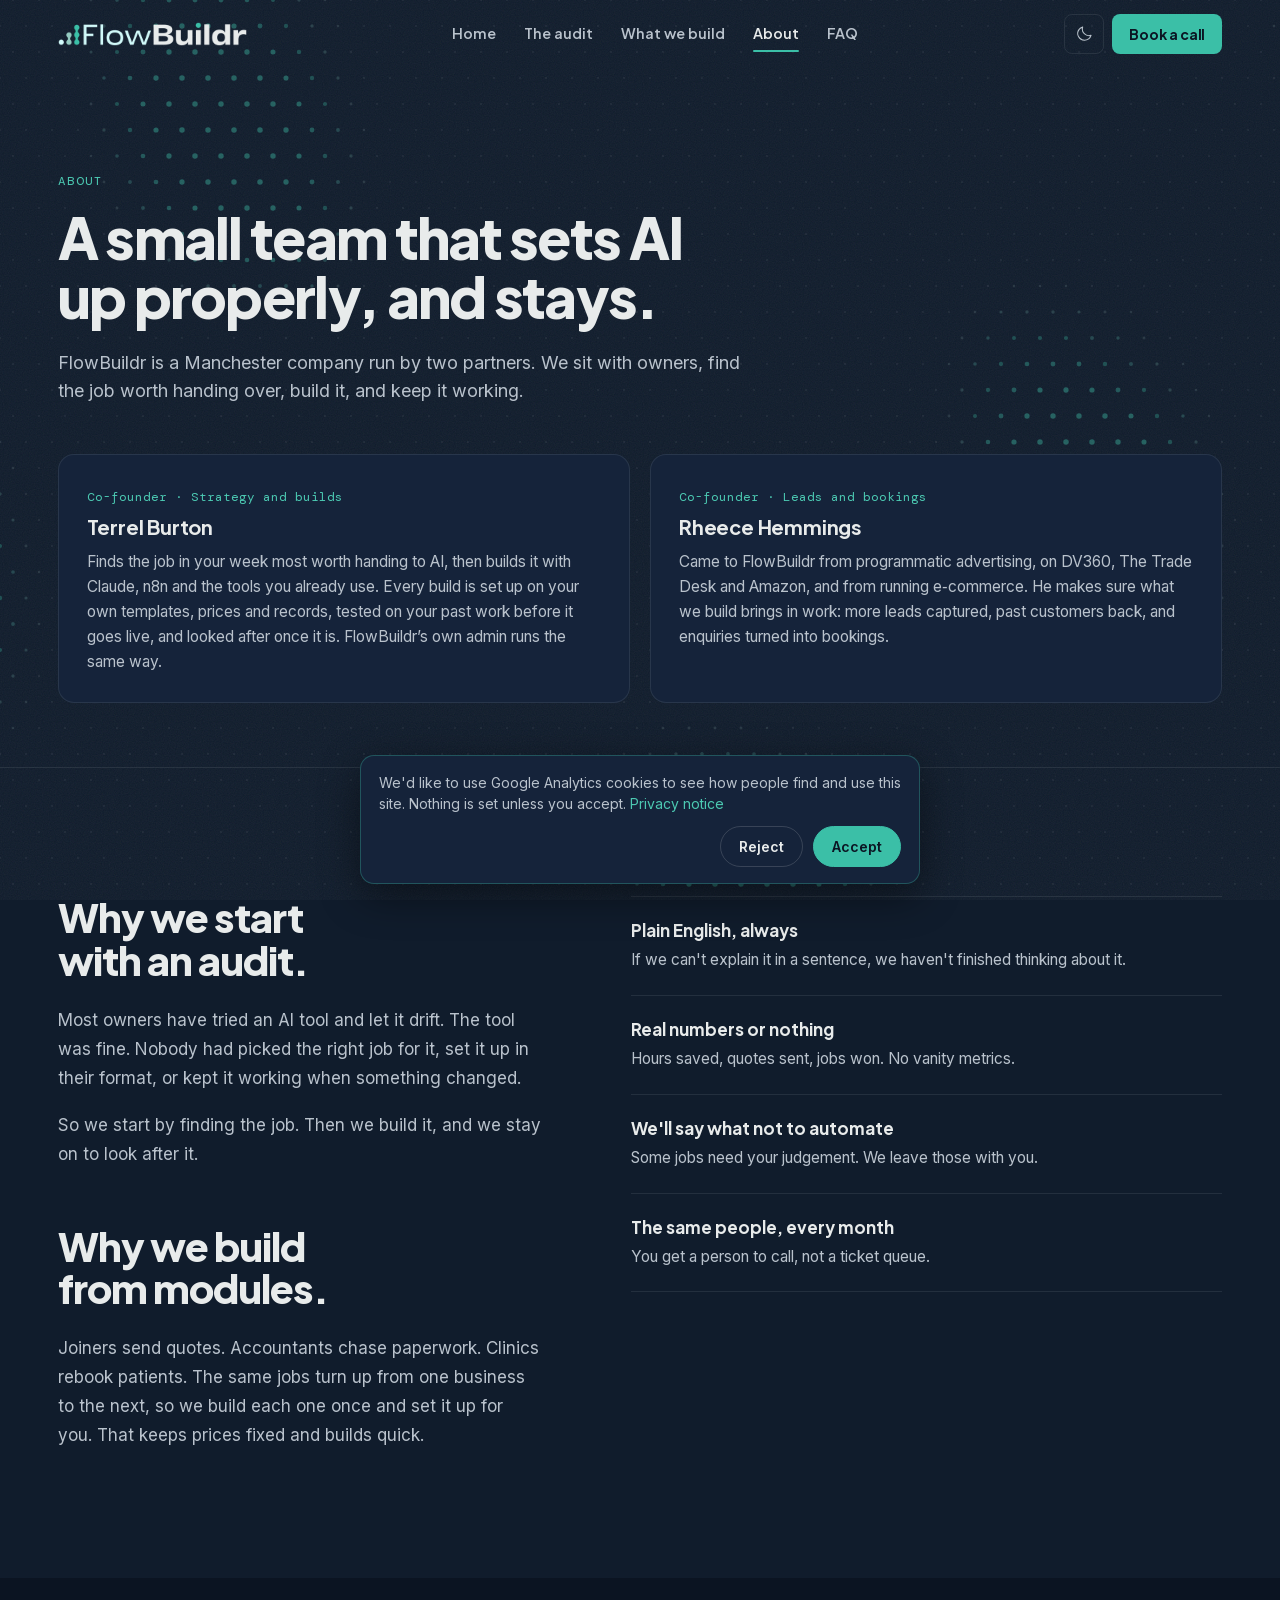
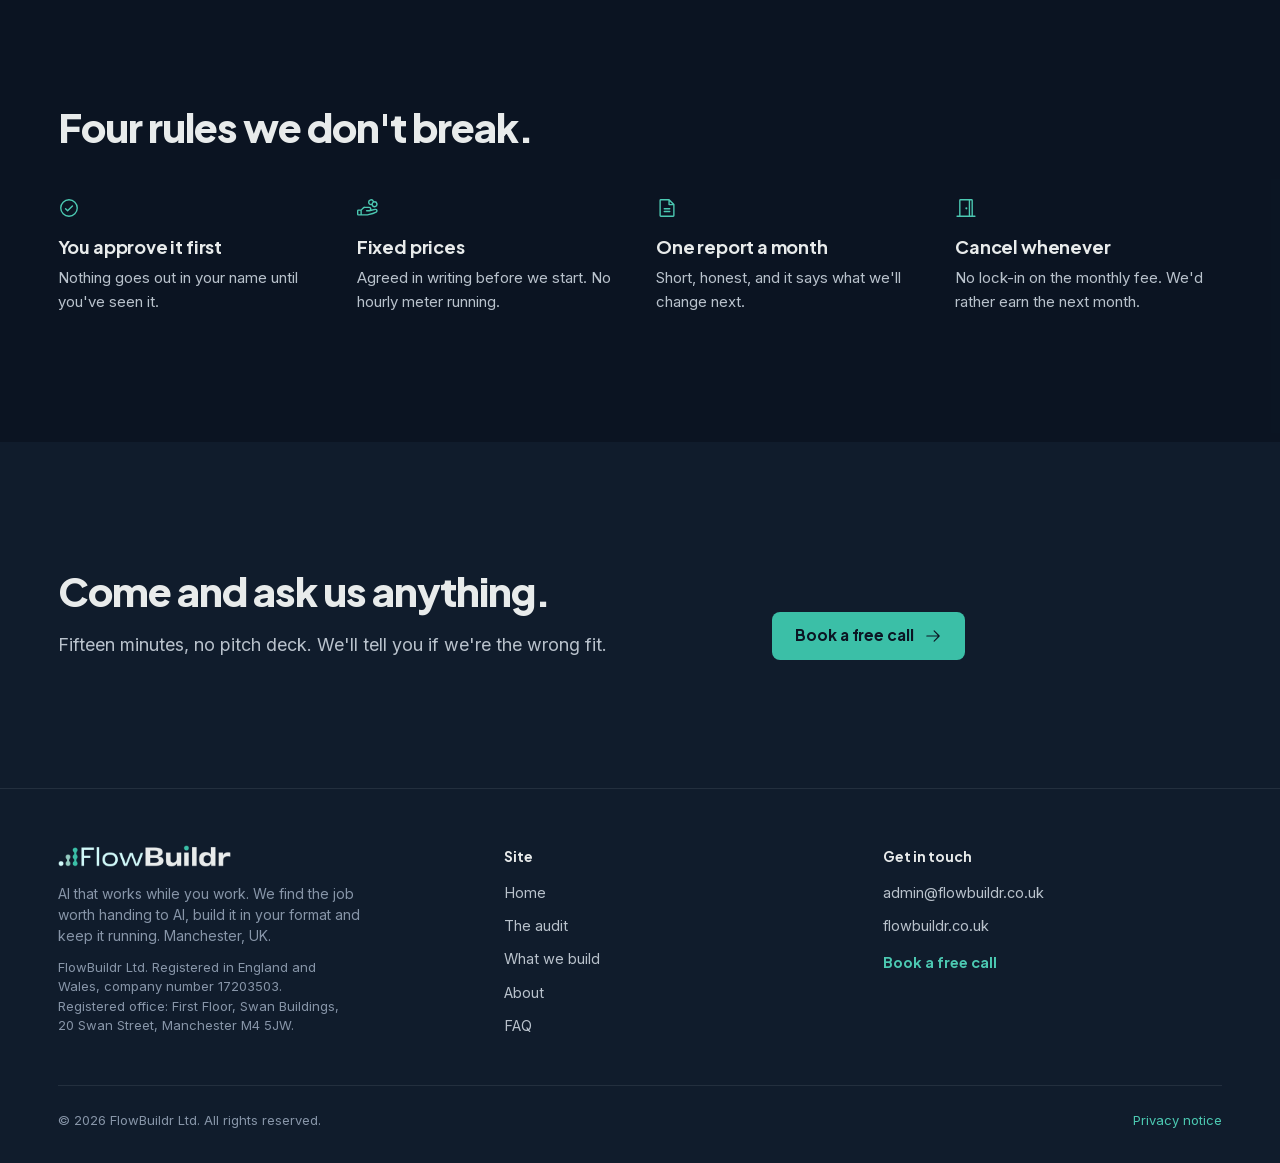
<file: about/index.html>
<!doctype html>
<html lang="en-GB">
<head>
<meta charset="utf-8">
<meta name="viewport" content="width=device-width, initial-scale=1, viewport-fit=cover">
<script>/* Old single-page links (/#faq) now live at real URLs */(function(){var h=location.hash.slice(1);if(/^(audit|services|about|faq|privacy)$/.test(h))location.replace("/"+h+"/");else if(h==="home")history.replaceState(null,"",location.pathname);})();</script>
<title>About FlowBuildr | AI automation, Manchester</title>
<meta name="description" content="FlowBuildr is a Manchester company run by two partners, Terrel Burton and Rheece Hemmings. We find the job worth handing to AI, build it, and keep it working.">
<link rel="canonical" href="https://flowbuildr.co.uk/about/">
<link rel="icon" type="image/png" sizes="64x64" href="/favicon.png">
<link rel="apple-touch-icon" href="/apple-touch-icon.png">
<meta name="theme-color" content="#101C2C">
<meta property="og:type" content="website">
<meta property="og:site_name" content="FlowBuildr">
<meta property="og:title" content="About FlowBuildr | AI automation, Manchester">
<meta property="og:description" content="FlowBuildr is a Manchester company run by two partners, Terrel Burton and Rheece Hemmings. We find the job worth handing to AI, build it, and keep it working.">
<meta property="og:url" content="https://flowbuildr.co.uk/about/">
<script type="application/ld+json">
{
 "@context": "https://schema.org",
 "@graph": [
  {
   "@type": [
    "Organization",
    "ProfessionalService"
   ],
   "@id": "https://flowbuildr.co.uk/#organization",
   "name": "FlowBuildr",
   "legalName": "FlowBuildr Ltd",
   "url": "https://flowbuildr.co.uk/",
   "logo": "https://flowbuildr.co.uk/assets/logo-dark.png",
   "image": "https://flowbuildr.co.uk/assets/logo-dark.png",
   "email": "admin@flowbuildr.co.uk",
   "description": "AI that works while you work. We find the job worth handing to AI, build it in your format and keep it running. Manchester, UK.",
   "identifier": {
    "@type": "PropertyValue",
    "propertyID": "Companies House company number",
    "value": "17203503"
   },
   "address": {
    "@type": "PostalAddress",
    "name": "Registered office",
    "streetAddress": "First Floor, Swan Buildings, 20 Swan Street",
    "addressLocality": "Manchester",
    "postalCode": "M4 5JW",
    "addressCountry": "GB"
   },
   "areaServed": [
    {
     "@type": "City",
     "name": "Manchester"
    },
    {
     "@type": "Country",
     "name": "United Kingdom"
    }
   ],
   "founder": [
    {
     "@type": "Person",
     "name": "Terrel Burton"
    },
    {
     "@type": "Person",
     "name": "Rheece Hemmings"
    }
   ]
  },
  {
   "@type": "WebSite",
   "@id": "https://flowbuildr.co.uk/#website",
   "url": "https://flowbuildr.co.uk/",
   "name": "FlowBuildr",
   "publisher": {
    "@id": "https://flowbuildr.co.uk/#organization"
   }
  },
  {
   "@type": "WebPage",
   "@id": "https://flowbuildr.co.uk/about/",
   "url": "https://flowbuildr.co.uk/about/",
   "name": "About FlowBuildr | AI automation, Manchester",
   "description": "FlowBuildr is a Manchester company run by two partners, Terrel Burton and Rheece Hemmings. We find the job worth handing to AI, build it, and keep it working.",
   "isPartOf": {
    "@id": "https://flowbuildr.co.uk/#website"
   },
   "about": {
    "@id": "https://flowbuildr.co.uk/#organization"
   }
  }
 ]
}
</script>
<!-- Google Analytics 4 with Consent Mode v2: everything denied until the visitor accepts -->
<script>
window.dataLayer=window.dataLayer||[];function gtag(){dataLayer.push(arguments);}
gtag('consent','default',{ad_storage:'denied',ad_user_data:'denied',ad_personalization:'denied',analytics_storage:'denied',functionality_storage:'denied',personalization_storage:'denied',security_storage:'granted',wait_for_update:500});
try{if(localStorage.getItem('fb_consent')==='granted')gtag('consent','update',{analytics_storage:'granted'});}catch(e){}
</script>
<script async src="https://www.googletagmanager.com/gtag/js?id=G-GZK0603EW1"></script>
<script>gtag('js',new Date());gtag('config','G-GZK0603EW1');</script>
<link rel="stylesheet" href="/assets/site.css?v=405114a5">
</head>
<body>
<svg width="0" height="0" style="position:absolute" aria-hidden="true" focusable="false"><defs><symbol id="i-address-book" viewBox="0 0 256 256"><path d="M83.19,174.4a8,8,0,0,0,11.21-1.6,52,52,0,0,1,83.2,0,8,8,0,1,0,12.8-9.6A67.88,67.88,0,0,0,163,141.51a40,40,0,1,0-53.94,0A67.88,67.88,0,0,0,81.6,163.2,8,8,0,0,0,83.19,174.4ZM112,112a24,24,0,1,1,24,24A24,24,0,0,1,112,112Zm96-88H64A16,16,0,0,0,48,40V64H32a8,8,0,0,0,0,16H48v40H32a8,8,0,0,0,0,16H48v40H32a8,8,0,0,0,0,16H48v24a16,16,0,0,0,16,16H208a16,16,0,0,0,16-16V40A16,16,0,0,0,208,24Zm0,192H64V40H208Z"/></symbol><symbol id="i-arrow-right" viewBox="0 0 256 256"><path d="M221.66,133.66l-72,72a8,8,0,0,1-11.32-11.32L196.69,136H40a8,8,0,0,1,0-16H196.69L138.34,61.66a8,8,0,0,1,11.32-11.32l72,72A8,8,0,0,1,221.66,133.66Z"/></symbol><symbol id="i-caret-down" viewBox="0 0 256 256"><path d="M213.66,101.66l-80,80a8,8,0,0,1-11.32,0l-80-80A8,8,0,0,1,53.66,90.34L128,164.69l74.34-74.35a8,8,0,0,1,11.32,11.32Z"/></symbol><symbol id="i-chat-circle-dots" viewBox="0 0 256 256"><path d="M140,128a12,12,0,1,1-12-12A12,12,0,0,1,140,128ZM84,116a12,12,0,1,0,12,12A12,12,0,0,0,84,116Zm88,0a12,12,0,1,0,12,12A12,12,0,0,0,172,116Zm60,12A104,104,0,0,1,79.12,219.82L45.07,231.17a16,16,0,0,1-20.24-20.24l11.35-34.05A104,104,0,1,1,232,128Zm-16,0A88,88,0,1,0,51.81,172.06a8,8,0,0,1,.66,6.54L40,216,77.4,203.53a7.85,7.85,0,0,1,2.53-.42,8,8,0,0,1,4,1.08A88,88,0,0,0,216,128Z"/></symbol><symbol id="i-check" viewBox="0 0 256 256"><path d="M229.66,77.66l-128,128a8,8,0,0,1-11.32,0l-56-56a8,8,0,0,1,11.32-11.32L96,188.69,218.34,66.34a8,8,0,0,1,11.32,11.32Z"/></symbol><symbol id="i-check-circle" viewBox="0 0 256 256"><path d="M173.66,98.34a8,8,0,0,1,0,11.32l-56,56a8,8,0,0,1-11.32,0l-24-24a8,8,0,0,1,11.32-11.32L112,148.69l50.34-50.35A8,8,0,0,1,173.66,98.34ZM232,128A104,104,0,1,1,128,24,104.11,104.11,0,0,1,232,128Zm-16,0a88,88,0,1,0-88,88A88.1,88.1,0,0,0,216,128Z"/></symbol><symbol id="i-clock-countdown" viewBox="0 0 256 256"><path d="M232,136.66A104.12,104.12,0,1,1,119.34,24,8,8,0,0,1,120.66,40,88.12,88.12,0,1,0,216,135.34,8,8,0,0,1,232,136.66ZM120,72v56a8,8,0,0,0,8,8h56a8,8,0,0,0,0-16H136V72a8,8,0,0,0-16,0Zm40-24a12,12,0,1,0-12-12A12,12,0,0,0,160,48Zm36,24a12,12,0,1,0-12-12A12,12,0,0,0,196,72Zm24,36a12,12,0,1,0-12-12A12,12,0,0,0,220,108Z"/></symbol><symbol id="i-cloud-check" viewBox="0 0 256 256"><path d="M160,40A88.09,88.09,0,0,0,81.29,88.67,64,64,0,1,0,72,216h88a88,88,0,0,0,0-176Zm0,160H72a48,48,0,0,1,0-96c1.1,0,2.2,0,3.29.11A88,88,0,0,0,72,128a8,8,0,0,0,16,0,72,72,0,1,1,72,72Zm37.66-93.66a8,8,0,0,1,0,11.32l-48,48a8,8,0,0,1-11.32,0l-24-24a8,8,0,0,1,11.32-11.32L144,148.69l42.34-42.35A8,8,0,0,1,197.66,106.34Z"/></symbol><symbol id="i-door-open" viewBox="0 0 256 256"><path d="M232,216H208V40a16,16,0,0,0-16-16H64A16,16,0,0,0,48,40V216H24a8,8,0,0,0,0,16H232a8,8,0,0,0,0-16Zm-40,0H176V40h16ZM64,40h96V216H64Zm80,92a12,12,0,1,1-12-12A12,12,0,0,1,144,132Z"/></symbol><symbol id="i-file-doc" viewBox="0 0 256 256"><path d="M52,144H36a8,8,0,0,0-8,8v56a8,8,0,0,0,8,8H52a36,36,0,0,0,0-72Zm0,56H44V160h8a20,20,0,0,1,0,40Zm169.53-4.91a8,8,0,0,1,.25,11.31A30.06,30.06,0,0,1,200,216c-17.65,0-32-16.15-32-36s14.35-36,32-36a30.06,30.06,0,0,1,21.78,9.6,8,8,0,0,1-11.56,11.06A14.24,14.24,0,0,0,200,160c-8.82,0-16,9-16,20s7.18,20,16,20a14.24,14.24,0,0,0,10.22-4.66A8,8,0,0,1,221.53,195.09ZM128,144c-17.65,0-32,16.15-32,36s14.35,36,32,36,32-16.15,32-36S145.65,144,128,144Zm0,56c-8.82,0-16-9-16-20s7.18-20,16-20,16,9,16,20S136.82,200,128,200ZM48,120a8,8,0,0,0,8-8V40h88V88a8,8,0,0,0,8,8h48v16a8,8,0,0,0,16,0V88a8,8,0,0,0-2.34-5.66l-56-56A8,8,0,0,0,152,24H56A16,16,0,0,0,40,40v72A8,8,0,0,0,48,120ZM160,51.31,188.69,80H160Z"/></symbol><symbol id="i-file-text" viewBox="0 0 256 256"><path d="M213.66,82.34l-56-56A8,8,0,0,0,152,24H56A16,16,0,0,0,40,40V216a16,16,0,0,0,16,16H200a16,16,0,0,0,16-16V88A8,8,0,0,0,213.66,82.34ZM160,51.31,188.69,80H160ZM200,216H56V40h88V88a8,8,0,0,0,8,8h48V216Zm-32-80a8,8,0,0,1-8,8H96a8,8,0,0,1,0-16h64A8,8,0,0,1,168,136Zm0,32a8,8,0,0,1-8,8H96a8,8,0,0,1,0-16h64A8,8,0,0,1,168,168Z"/></symbol><symbol id="i-globe" viewBox="0 0 256 256"><path d="M128,24h0A104,104,0,1,0,232,128,104.12,104.12,0,0,0,128,24Zm88,104a87.61,87.61,0,0,1-3.33,24H174.16a157.44,157.44,0,0,0,0-48h38.51A87.61,87.61,0,0,1,216,128ZM102,168H154a115.11,115.11,0,0,1-26,45A115.27,115.27,0,0,1,102,168Zm-3.9-16a140.84,140.84,0,0,1,0-48h59.88a140.84,140.84,0,0,1,0,48ZM40,128a87.61,87.61,0,0,1,3.33-24H81.84a157.44,157.44,0,0,0,0,48H43.33A87.61,87.61,0,0,1,40,128ZM154,88H102a115.11,115.11,0,0,1,26-45A115.27,115.27,0,0,1,154,88Zm52.33,0H170.71a135.28,135.28,0,0,0-22.3-45.6A88.29,88.29,0,0,1,206.37,88ZM107.59,42.4A135.28,135.28,0,0,0,85.29,88H49.63A88.29,88.29,0,0,1,107.59,42.4ZM49.63,168H85.29a135.28,135.28,0,0,0,22.3,45.6A88.29,88.29,0,0,1,49.63,168Zm98.78,45.6a135.28,135.28,0,0,0,22.3-45.6h35.66A88.29,88.29,0,0,1,148.41,213.6Z"/></symbol><symbol id="i-hand-coins" viewBox="0 0 256 256"><path d="M230.33,141.06a24.43,24.43,0,0,0-21.24-4.23l-41.84,9.62A28,28,0,0,0,140,112H89.94a31.82,31.82,0,0,0-22.63,9.37L44.69,144H16A16,16,0,0,0,0,160v40a16,16,0,0,0,16,16H120a7.93,7.93,0,0,0,1.94-.24l64-16a6.94,6.94,0,0,0,1.19-.4L226,182.82l.44-.2a24.6,24.6,0,0,0,3.93-41.56ZM16,160H40v40H16Zm203.43,8.21-38,16.18L119,200H56V155.31l22.63-22.62A15.86,15.86,0,0,1,89.94,128H140a12,12,0,0,1,0,24H112a8,8,0,0,0,0,16h32a8.32,8.32,0,0,0,1.79-.2l67-15.41.31-.08a8.6,8.6,0,0,1,6.3,15.9ZM164,96a36,36,0,0,0,5.9-.48,36,36,0,1,0,28.22-47A36,36,0,1,0,164,96Zm60-12a20,20,0,1,1-20-20A20,20,0,0,1,224,84ZM164,40a20,20,0,0,1,19.25,14.61,36,36,0,0,0-15,24.93A20.42,20.42,0,0,1,164,80a20,20,0,0,1,0-40Z"/></symbol><symbol id="i-list" viewBox="0 0 256 256"><path d="M224,128a8,8,0,0,1-8,8H40a8,8,0,0,1,0-16H216A8,8,0,0,1,224,128ZM40,72H216a8,8,0,0,0,0-16H40a8,8,0,0,0,0,16ZM216,184H40a8,8,0,0,0,0,16H216a8,8,0,0,0,0-16Z"/></symbol><symbol id="i-list-checks" viewBox="0 0 256 256"><path d="M224,128a8,8,0,0,1-8,8H128a8,8,0,0,1,0-16h88A8,8,0,0,1,224,128ZM128,72h88a8,8,0,0,0,0-16H128a8,8,0,0,0,0,16Zm88,112H128a8,8,0,0,0,0,16h88a8,8,0,0,0,0-16ZM82.34,42.34,56,68.69,45.66,58.34A8,8,0,0,0,34.34,69.66l16,16a8,8,0,0,0,11.32,0l32-32A8,8,0,0,0,82.34,42.34Zm0,64L56,132.69,45.66,122.34a8,8,0,0,0-11.32,11.32l16,16a8,8,0,0,0,11.32,0l32-32a8,8,0,0,0-11.32-11.32Zm0,64L56,196.69,45.66,186.34a8,8,0,0,0-11.32,11.32l16,16a8,8,0,0,0,11.32,0l32-32a8,8,0,0,0-11.32-11.32Z"/></symbol><symbol id="i-magnifying-glass" viewBox="0 0 256 256"><path d="M229.66,218.34l-50.07-50.06a88.11,88.11,0,1,0-11.31,11.31l50.06,50.07a8,8,0,0,0,11.32-11.32ZM40,112a72,72,0,1,1,72,72A72.08,72.08,0,0,1,40,112Z"/></symbol><symbol id="i-microphone" viewBox="0 0 256 256"><path d="M128,176a48.05,48.05,0,0,0,48-48V64a48,48,0,0,0-96,0v64A48.05,48.05,0,0,0,128,176ZM96,64a32,32,0,0,1,64,0v64a32,32,0,0,1-64,0Zm40,143.6V240a8,8,0,0,1-16,0V207.6A80.11,80.11,0,0,1,48,128a8,8,0,0,1,16,0,64,64,0,0,0,128,0,8,8,0,0,1,16,0A80.11,80.11,0,0,1,136,207.6Z"/></symbol><symbol id="i-moon" viewBox="0 0 256 256"><path d="M233.54,142.23a8,8,0,0,0-8-2,88.08,88.08,0,0,1-109.8-109.8,8,8,0,0,0-10-10,104.84,104.84,0,0,0-52.91,37A104,104,0,0,0,136,224a103.09,103.09,0,0,0,62.52-20.88,104.84,104.84,0,0,0,37-52.91A8,8,0,0,0,233.54,142.23ZM188.9,190.34A88,88,0,0,1,65.66,67.11a89,89,0,0,1,31.4-26A106,106,0,0,0,96,56,104.11,104.11,0,0,0,200,160a106,106,0,0,0,14.92-1.06A89,89,0,0,1,188.9,190.34Z"/></symbol><symbol id="i-note-pencil" viewBox="0 0 256 256"><path d="M229.66,58.34l-32-32a8,8,0,0,0-11.32,0l-96,96A8,8,0,0,0,88,128v32a8,8,0,0,0,8,8h32a8,8,0,0,0,5.66-2.34l96-96A8,8,0,0,0,229.66,58.34ZM124.69,152H104V131.31l64-64L188.69,88ZM200,76.69,179.31,56,192,43.31,212.69,64ZM224,128v80a16,16,0,0,1-16,16H48a16,16,0,0,1-16-16V48A16,16,0,0,1,48,32h80a8,8,0,0,1,0,16H48V208H208V128a8,8,0,0,1,16,0Z"/></symbol><symbol id="i-paper-plane-tilt" viewBox="0 0 256 256"><path d="M227.32,28.68a16,16,0,0,0-15.66-4.08l-.15,0L19.57,82.84a16,16,0,0,0-2.49,29.8L102,154l41.3,84.87A15.86,15.86,0,0,0,157.74,248q.69,0,1.38-.06a15.88,15.88,0,0,0,14-11.51l58.2-191.94c0-.05,0-.1,0-.15A16,16,0,0,0,227.32,28.68ZM157.83,231.85l-.05.14,0-.07-40.06-82.3,48-48a8,8,0,0,0-11.31-11.31l-48,48L24.08,98.25l-.07,0,.14,0L216,40Z"/></symbol><symbol id="i-plus" viewBox="0 0 256 256"><path d="M224,128a8,8,0,0,1-8,8H136v80a8,8,0,0,1-16,0V136H40a8,8,0,0,1,0-16h80V40a8,8,0,0,1,16,0v80h80A8,8,0,0,1,224,128Z"/></symbol><symbol id="i-receipt" viewBox="0 0 256 256"><path d="M72,104a8,8,0,0,1,8-8h96a8,8,0,0,1,0,16H80A8,8,0,0,1,72,104Zm8,40h96a8,8,0,0,0,0-16H80a8,8,0,0,0,0,16ZM232,56V208a8,8,0,0,1-11.58,7.15L192,200.94l-28.42,14.21a8,8,0,0,1-7.16,0L128,200.94,99.58,215.15a8,8,0,0,1-7.16,0L64,200.94,35.58,215.15A8,8,0,0,1,24,208V56A16,16,0,0,1,40,40H216A16,16,0,0,1,232,56Zm-16,0H40V195.06l20.42-10.22a8,8,0,0,1,7.16,0L96,199.06l28.42-14.22a8,8,0,0,1,7.16,0L160,199.06l28.42-14.22a8,8,0,0,1,7.16,0L216,195.06Z"/></symbol><symbol id="i-sun" viewBox="0 0 256 256"><path d="M120,40V16a8,8,0,0,1,16,0V40a8,8,0,0,1-16,0Zm72,88a64,64,0,1,1-64-64A64.07,64.07,0,0,1,192,128Zm-16,0a48,48,0,1,0-48,48A48.05,48.05,0,0,0,176,128ZM58.34,69.66A8,8,0,0,0,69.66,58.34l-16-16A8,8,0,0,0,42.34,53.66Zm0,116.68-16,16a8,8,0,0,0,11.32,11.32l16-16a8,8,0,0,0-11.32-11.32ZM192,72a8,8,0,0,0,5.66-2.34l16-16a8,8,0,0,0-11.32-11.32l-16,16A8,8,0,0,0,192,72Zm5.66,114.34a8,8,0,0,0-11.32,11.32l16,16a8,8,0,0,0,11.32-11.32ZM48,128a8,8,0,0,0-8-8H16a8,8,0,0,0,0,16H40A8,8,0,0,0,48,128Zm80,80a8,8,0,0,0-8,8v24a8,8,0,0,0,16,0V216A8,8,0,0,0,128,208Zm112-88H216a8,8,0,0,0,0,16h24a8,8,0,0,0,0-16Z"/></symbol><symbol id="i-user-minus" viewBox="0 0 256 256"><path d="M256,136a8,8,0,0,1-8,8H200a8,8,0,0,1,0-16h48A8,8,0,0,1,256,136Zm-57.87,58.85a8,8,0,0,1-12.26,10.3C165.75,181.19,138.09,168,108,168s-57.75,13.19-77.87,37.15a8,8,0,0,1-12.25-10.3c14.94-17.78,33.52-30.41,54.17-37.17a68,68,0,1,1,71.9,0C164.6,164.44,183.18,177.07,198.13,194.85ZM108,152a52,52,0,1,0-52-52A52.06,52.06,0,0,0,108,152Z"/></symbol><symbol id="i-users-three" viewBox="0 0 256 256"><path d="M244.8,150.4a8,8,0,0,1-11.2-1.6A51.6,51.6,0,0,0,192,128a8,8,0,0,1-7.37-4.89,8,8,0,0,1,0-6.22A8,8,0,0,1,192,112a24,24,0,1,0-23.24-30,8,8,0,1,1-15.5-4A40,40,0,1,1,219,117.51a67.94,67.94,0,0,1,27.43,21.68A8,8,0,0,1,244.8,150.4ZM190.92,212a8,8,0,1,1-13.84,8,57,57,0,0,0-98.16,0,8,8,0,1,1-13.84-8,72.06,72.06,0,0,1,33.74-29.92,48,48,0,1,1,58.36,0A72.06,72.06,0,0,1,190.92,212ZM128,176a32,32,0,1,0-32-32A32,32,0,0,0,128,176ZM72,120a8,8,0,0,0-8-8A24,24,0,1,1,87.24,82a8,8,0,1,0,15.5-4A40,40,0,1,0,37,117.51,67.94,67.94,0,0,0,9.6,139.19a8,8,0,1,0,12.8,9.61A51.6,51.6,0,0,1,64,128,8,8,0,0,0,72,120Z"/></symbol><symbol id="i-wrench" viewBox="0 0 256 256"><path d="M226.76,69a8,8,0,0,0-12.84-2.88l-40.3,37.19-17.23-3.7-3.7-17.23,37.19-40.3A8,8,0,0,0,187,29.24,72,72,0,0,0,88,96,72.34,72.34,0,0,0,94,124.94L33.79,177c-.15.12-.29.26-.43.39a32,32,0,0,0,45.26,45.26c.13-.13.27-.28.39-.42L131.06,162A72,72,0,0,0,232,96,71.56,71.56,0,0,0,226.76,69ZM160,152a56.14,56.14,0,0,1-27.07-7,8,8,0,0,0-9.92,1.77L67.11,211.51a16,16,0,0,1-22.62-22.62L109.18,133a8,8,0,0,0,1.77-9.93,56,56,0,0,1,58.36-82.31l-31.2,33.81a8,8,0,0,0-1.94,7.1L141.83,108a8,8,0,0,0,6.14,6.14l26.35,5.66a8,8,0,0,0,7.1-1.94l33.81-31.2A56.06,56.06,0,0,1,160,152Z"/></symbol><symbol id="i-x" viewBox="0 0 256 256"><path d="M205.66,194.34a8,8,0,0,1-11.32,11.32L128,139.31,61.66,205.66a8,8,0,0,1-11.32-11.32L116.69,128,50.34,61.66A8,8,0,0,1,61.66,50.34L128,116.69l66.34-66.35a8,8,0,0,1,11.32,11.32L139.31,128Z"/></symbol></defs></svg>
<div class="bg-layer" aria-hidden="true"><canvas id="flow"></canvas></div>
<div class="site">
<header class="site-head" id="top">
  <div class="wrap head-row">
    <a class="brand" href="/" data-go="home" aria-label="FlowBuildr home">
      <img class="logo-dark" src="/assets/logo-dark.png" alt="FlowBuildr" width="189" height="24">
      <img class="logo-light" src="/assets/logo-light.png" alt="FlowBuildr" width="189" height="24">
    </a>
    <nav class="nav" aria-label="Main">
      <a href="/" data-go="home">Home</a>
      <a href="/audit/" data-go="audit">The audit</a>
      <a href="/services/" data-go="services">What we build</a>
      <a href="/about/" data-go="about">About</a>
      <a href="/faq/" data-go="faq">FAQ</a>
    </nav>
    <div class="head-actions">
      <button class="icon-btn" type="button" id="theme-btn" aria-label="Switch to light theme">
        <svg class="i t-moon" aria-hidden="true"><use href="#i-moon"/></svg>
        <svg class="i t-sun" aria-hidden="true"><use href="#i-sun"/></svg>
      </button>
      <button class="btn btn-primary btn-sm head-cta" type="button" data-book>Book a call</button>
      <button class="icon-btn menu-btn" type="button" id="menu-btn" aria-expanded="false" aria-controls="mobile-nav" aria-label="Open menu">
        <svg class="i" aria-hidden="true"><use href="#i-list"/></svg>
      </button>
    </div>
    <nav class="mobile-nav" id="mobile-nav" aria-label="Main">
      <a href="/" data-go="home">Home</a>
      <a href="/audit/" data-go="audit">The audit</a>
      <a href="/services/" data-go="services">What we build</a>
      <a href="/about/" data-go="about">About</a>
      <a href="/faq/" data-go="faq">FAQ</a>
      <div style="padding:8px 6px 6px"><button class="btn btn-primary" type="button" data-book style="width:100%">Book a free call</button></div>
    </nav>
  </div>
</header>

<main id="main" tabindex="-1">

<!-- ============ ABOUT ============ -->
<div data-view="about">
  <section class="page-hero">
    <div class="wrap">
      <span class="eyebrow">About</span>
      <h1 class="h1" style="max-width:19ch">A small team that sets AI up properly, and stays.</h1>
      <p class="lede">FlowBuildr is a Manchester company run by two partners. We sit with owners, find the job worth handing over, build it, and keep it working.</p>
      <div class="people">
        <div class="person"><span class="role">Co-founder · Strategy and builds</span><h3 class="h3">Terrel Burton</h3><p>Finds the job in your week most worth handing to AI, then builds it with Claude, n8n and the tools you already use. Every build is set up on your own templates, prices and records, tested on your past work before it goes live, and looked after once it is. FlowBuildr&rsquo;s own admin runs the same way.</p></div>
        <div class="person"><span class="role">Co-founder · Leads and bookings</span><h3 class="h3">Rheece Hemmings</h3><p>Came to FlowBuildr from programmatic advertising, on DV360, The Trade Desk and Amazon, and from running e&#8209;commerce. He makes sure what we build brings in work: more leads captured, past customers back, and enquiries turned into bookings.</p></div>
      </div>
    </div>
  </section>

  <section class="section">
    <div class="wrap split">
      <div class="prose">
        <h2 class="h2">Why we start with an audit.</h2>
        <p>Most owners have tried an AI tool and let it drift. The tool was fine. Nobody had picked the right job for it, set it up in their format, or kept it working when something changed.</p>
        <p>So we start by finding the job. Then we build it, and we stay on to look after it.</p>
        <h2 class="h2">Why we build from modules.</h2>
        <p>Joiners send quotes. Accountants chase paperwork. Clinics rebook patients. The same jobs turn up from one business to the next, so we build each one once and set it up for you. That keeps prices fixed and builds quick.</p>
      </div>
      <dl class="principles">
        <div><dt class="h4">Plain English, always</dt><dd><p>If we can't explain it in a sentence, we haven't finished thinking about it.</p></dd></div>
        <div><dt class="h4">Real numbers or nothing</dt><dd><p>Hours saved, quotes sent, jobs won. No vanity metrics.</p></dd></div>
        <div><dt class="h4">We'll say what not to automate</dt><dd><p>Some jobs need your judgement. We leave those with you.</p></dd></div>
        <div><dt class="h4">The same people, every month</dt><dd><p>You get a person to call, not a ticket queue.</p></dd></div>
      </dl>
    </div>
  </section>

  <section class="section band" aria-labelledby="rules-h">
    <div class="wrap">
      <h2 class="h2" id="rules-h">Four rules we don't break.</h2>
      <div class="rules">
        <div><svg class="i" aria-hidden="true"><use href="#i-check-circle"/></svg><h3 class="h3">You approve it first</h3><p>Nothing goes out in your name until you've seen it.</p></div>
        <div><svg class="i" aria-hidden="true"><use href="#i-hand-coins"/></svg><h3 class="h3">Fixed prices</h3><p>Agreed in writing before we start. No hourly meter running.</p></div>
        <div><svg class="i" aria-hidden="true"><use href="#i-file-text"/></svg><h3 class="h3">One report a month</h3><p>Short, honest, and it says what we'll change next.</p></div>
        <div><svg class="i" aria-hidden="true"><use href="#i-door-open"/></svg><h3 class="h3">Cancel whenever</h3><p>No lock-in on the monthly fee. We'd rather earn the next month.</p></div>
      </div>
    </div>
  </section>

  <section class="section" aria-labelledby="about-close-h">
    <div class="wrap closer">
      <div>
        <h2 class="h2" id="about-close-h">Come and ask us anything.</h2>
        <p class="lede" style="margin-top:18px">Fifteen minutes, no pitch deck. We'll tell you if we're the wrong fit.</p>
      </div>
      <div class="actions"><button class="btn btn-primary" type="button" data-book>Book a free call<svg class="i" aria-hidden="true"><use href="#i-arrow-right"/></svg></button></div>
    </div>
  </section>
</div>
</main>

<footer class="site-foot">
  <div class="wrap">
    <div class="foot-top">
      <div>
        <img class="logo-dark" src="/assets/logo-dark.png" alt="FlowBuildr" width="173" height="22">
        <img class="logo-light" src="/assets/logo-light.png" alt="FlowBuildr" width="173" height="22">
        <p class="small">AI that works while you work. We find the job worth handing to AI, build it in your format and keep it running. Manchester, UK.</p>
        <p class="small foot-co" style="margin-top:12px;font-size:13px">FlowBuildr Ltd. Registered in England and Wales, company number 17203503. Registered office: First Floor, Swan Buildings, 20 Swan Street, Manchester M4&nbsp;5JW.</p>
      </div>
      <div>
        <h2>Site</h2>
        <div class="foot-links">
          <a href="/" data-go="home">Home</a>
          <a href="/audit/" data-go="audit">The audit</a>
          <a href="/services/" data-go="services">What we build</a>
          <a href="/about/" data-go="about">About</a>
          <a href="/faq/" data-go="faq">FAQ</a>
        </div>
      </div>
      <div>
        <h2>Get in touch</h2>
        <div class="foot-links">
          <a href="mailto:admin@flowbuildr.co.uk">admin@flowbuildr.co.uk</a>
          <a href="https://flowbuildr.co.uk/">flowbuildr.co.uk</a>
          <button class="link" type="button" data-book style="font-size:14.5px;margin-top:4px">Book a free call</button>
        </div>
      </div>
    </div>
    <div class="foot-base">
      <span>&copy; 2026 FlowBuildr Ltd. All rights reserved.</span>
      <a href="/privacy/" data-go="privacy">Privacy notice</a>
    </div>
  </div>
</footer>
</div>

<dialog class="book" id="book" aria-labelledby="book-h">
  <div class="dlg">
    <button class="icon-btn close" type="button" data-close aria-label="Close"><svg class="i" aria-hidden="true"><use href="#i-x"/></svg></button>
    <div id="book-form-wrap">
      <h2 class="h2" id="book-h">Book a free 15-minute call.</h2>
      <p class="body">Tell us a little about the business. We'll reply within one working day to find a time.</p>
      <form class="form" id="book-form" novalidate>
        <div class="visually-hidden" aria-hidden="true" style="position:absolute;left:-10000px;top:auto;width:1px;height:1px;overflow:hidden;">
          <label for="b-company-website">Company website</label>
          <input id="b-company-website" name="company_website" type="text" value="" tabindex="-1" autocomplete="off">
        </div>
        <div class="two">
          <div class="field"><label for="b-first">First name</label><input class="input" id="b-first" name="first" autocomplete="given-name" required aria-describedby="b-first-err"><span class="err" id="b-first-err"></span></div>
          <div class="field"><label for="b-last">Surname</label><input class="input" id="b-last" name="last" autocomplete="family-name" required aria-describedby="b-last-err"><span class="err" id="b-last-err"></span></div>
        </div>
        <div class="field"><label for="b-email">Email</label><input class="input" id="b-email" name="email" type="email" autocomplete="email" placeholder="you@yourbusiness.co.uk" required aria-describedby="b-email-err"><span class="err" id="b-email-err"></span></div>
        <div class="field"><label for="b-phone">Phone</label><input class="input" id="b-phone" name="phone" type="tel" autocomplete="tel" placeholder="07700 900000" required aria-describedby="b-phone-err"><span class="err" id="b-phone-err"></span></div>
        <div class="field"><label for="b-business">Business name</label><input class="input" id="b-business" name="business" autocomplete="organization" required aria-describedby="b-business-err"><span class="err" id="b-business-err"></span></div>
        <div class="field"><label for="b-week">What eats most of your week? <span>(optional)</span></label><textarea class="input" id="b-week" name="week" rows="3" placeholder="Quotes, invoices, chasing payment, emails"></textarea></div>
        <button class="btn btn-primary" type="submit">Request a call</button>
        <p class="note">No spam, no obligation. One reply, within a working day. <a href="/privacy/" data-go="privacy" data-close style="color:var(--accent-text)">How we use your details</a>.</p>
      </form>
    </div>
    <div class="sent" id="book-sent" hidden>
      <span class="seal"><svg class="i" aria-hidden="true"><use href="#i-check"/></svg></span>
      <h2 class="h2">Request received.</h2>
      <p class="body">We'll be in touch within one working day to find a time for your call.</p>
      <p class="note">Not heard from us by then? Email <a href="mailto:admin@flowbuildr.co.uk">admin@flowbuildr.co.uk</a>.</p>
      <button class="btn btn-quiet" type="button" data-close style="margin-top:24px">Close</button>
    </div>
  </div>
</dialog>

<script defer src="/assets/site.js?v=405114a5"></script>

<!-- Cookie consent (UK PECR): analytics cookies only after Accept -->
<div class="cc" id="cookie-consent" role="region" aria-label="Cookie consent" hidden>
  <p>We'd like to use Google Analytics cookies to see how people find and use this site. Nothing is set unless you accept. <a href="/privacy/" data-go="privacy">Privacy notice</a></p>
  <div class="cc-row"><button type="button" class="cc-no" data-consent="denied">Reject</button><button type="button" class="cc-yes" data-consent="granted">Accept</button></div>
</div>
<script defer src="/assets/consent.js?v=405114a5"></script>
</body>
</html>
</file>
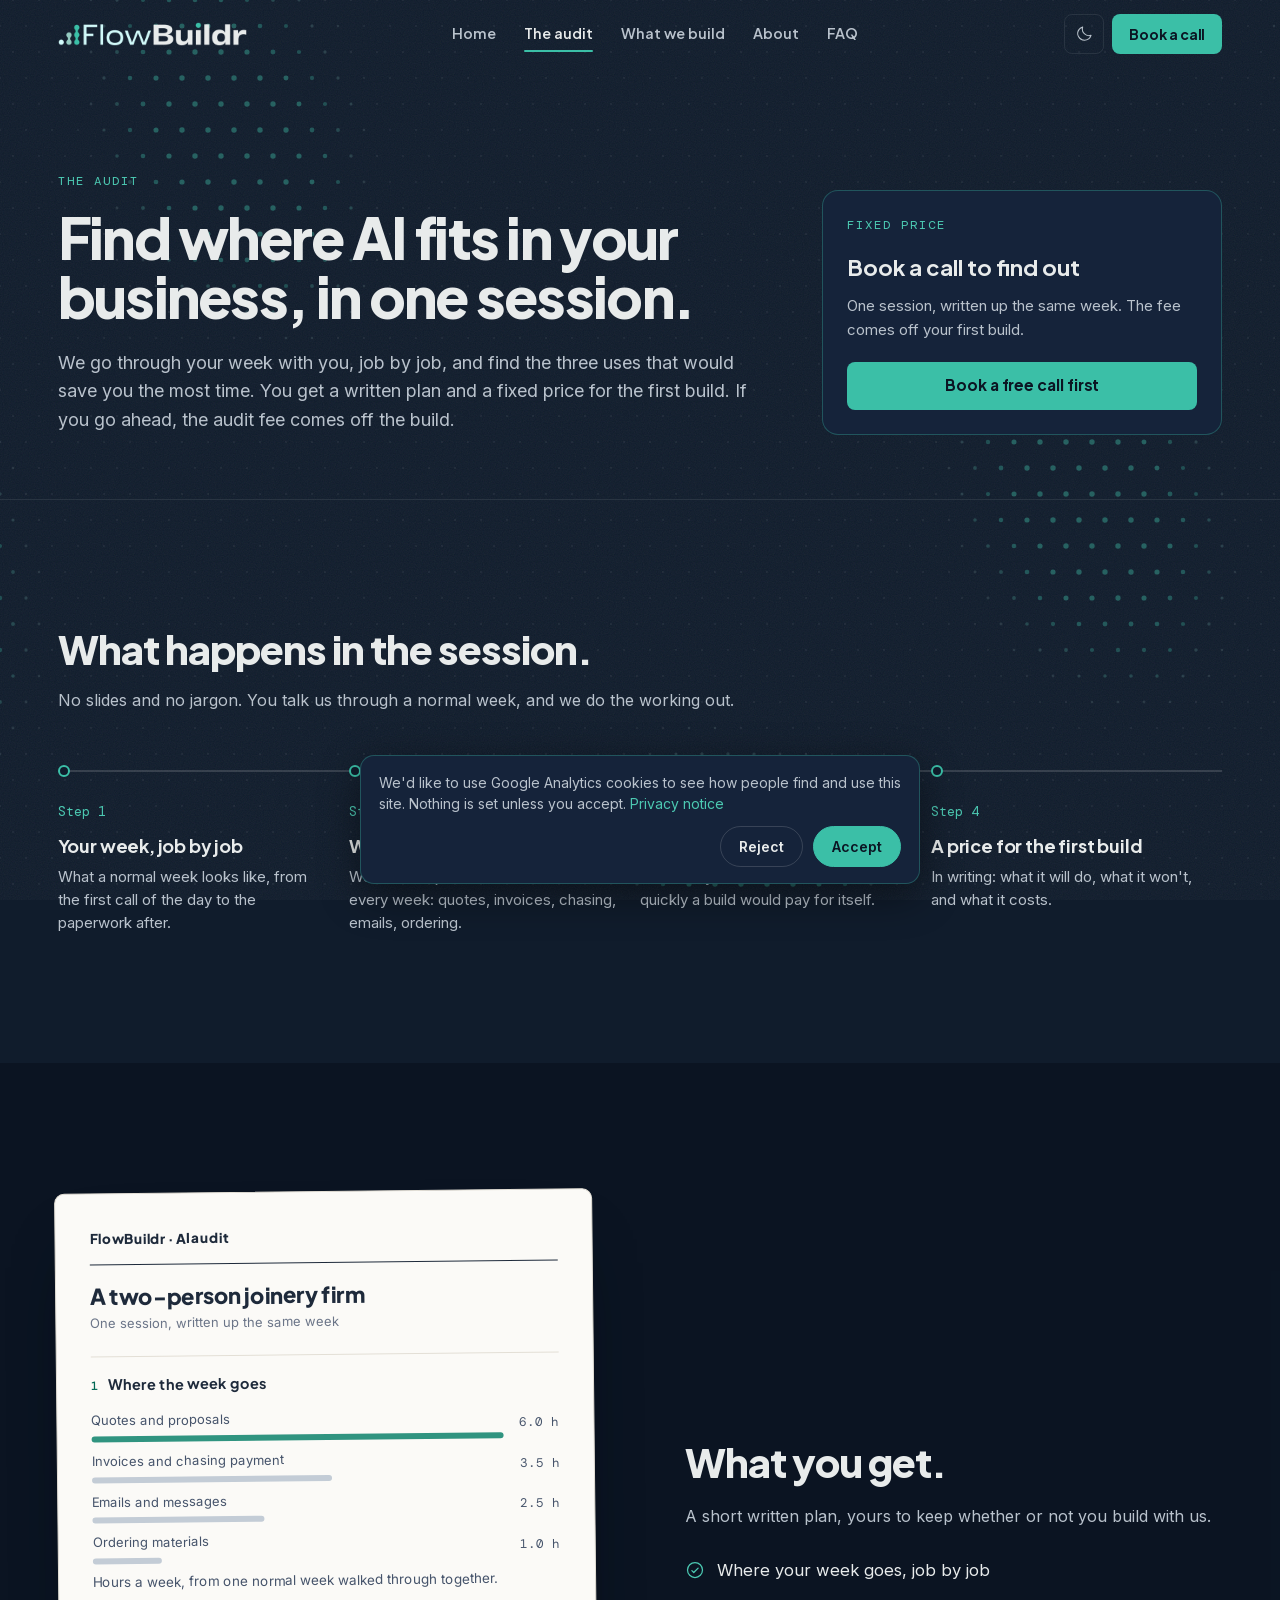
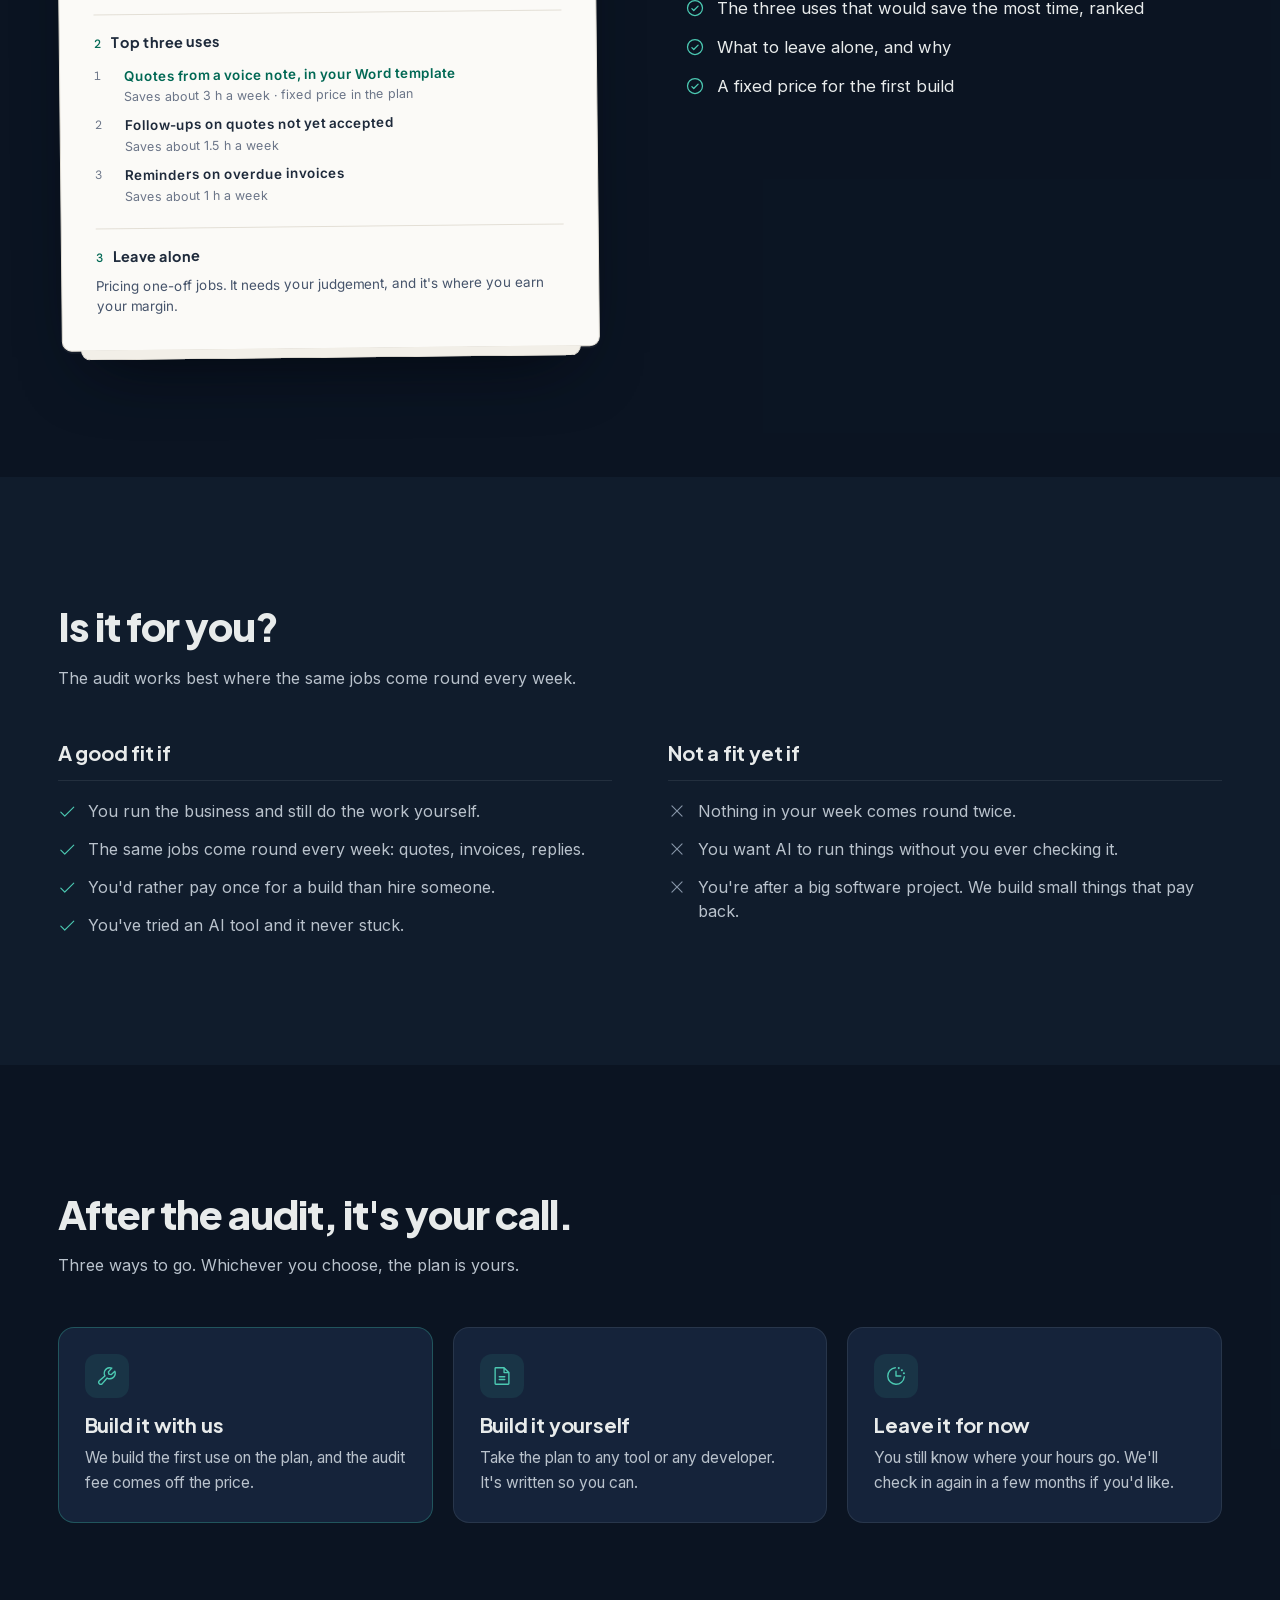
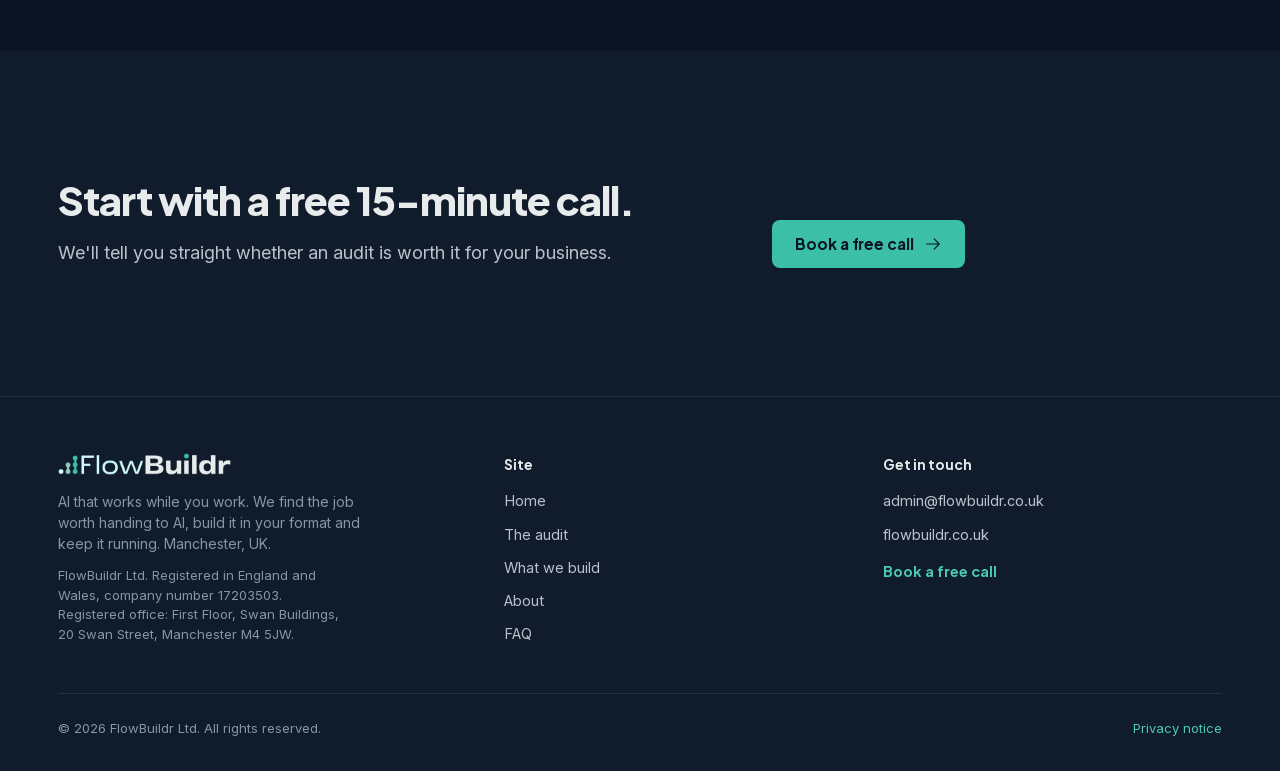
<file: audit/index.html>
<!doctype html>
<html lang="en-GB">
<head>
<meta charset="utf-8">
<meta name="viewport" content="width=device-width, initial-scale=1, viewport-fit=cover">
<script>/* Old single-page links (/#faq) now live at real URLs */(function(){var h=location.hash.slice(1);if(/^(audit|services|about|faq|privacy)$/.test(h))location.replace("/"+h+"/");else if(h==="home")history.replaceState(null,"",location.pathname);})();</script>
<title>The AI audit | FlowBuildr</title>
<meta name="description" content="One fixed-price session: we go through your week job by job, find the three uses of AI that would save you the most time, and give you a written plan and a fixed price for the first build.">
<link rel="canonical" href="https://flowbuildr.co.uk/audit/">
<link rel="icon" type="image/png" sizes="64x64" href="/favicon.png">
<link rel="apple-touch-icon" href="/apple-touch-icon.png">
<meta name="theme-color" content="#101C2C">
<meta property="og:type" content="website">
<meta property="og:site_name" content="FlowBuildr">
<meta property="og:title" content="The AI audit | FlowBuildr">
<meta property="og:description" content="One fixed-price session: we go through your week job by job, find the three uses of AI that would save you the most time, and give you a written plan and a fixed price for the first build.">
<meta property="og:url" content="https://flowbuildr.co.uk/audit/">
<script type="application/ld+json">
{
 "@context": "https://schema.org",
 "@graph": [
  {
   "@type": [
    "Organization",
    "ProfessionalService"
   ],
   "@id": "https://flowbuildr.co.uk/#organization",
   "name": "FlowBuildr",
   "legalName": "FlowBuildr Ltd",
   "url": "https://flowbuildr.co.uk/",
   "logo": "https://flowbuildr.co.uk/assets/logo-dark.png",
   "image": "https://flowbuildr.co.uk/assets/logo-dark.png",
   "email": "admin@flowbuildr.co.uk",
   "description": "AI that works while you work. We find the job worth handing to AI, build it in your format and keep it running. Manchester, UK.",
   "identifier": {
    "@type": "PropertyValue",
    "propertyID": "Companies House company number",
    "value": "17203503"
   },
   "address": {
    "@type": "PostalAddress",
    "name": "Registered office",
    "streetAddress": "First Floor, Swan Buildings, 20 Swan Street",
    "addressLocality": "Manchester",
    "postalCode": "M4 5JW",
    "addressCountry": "GB"
   },
   "areaServed": [
    {
     "@type": "City",
     "name": "Manchester"
    },
    {
     "@type": "Country",
     "name": "United Kingdom"
    }
   ],
   "founder": [
    {
     "@type": "Person",
     "name": "Terrel Burton"
    },
    {
     "@type": "Person",
     "name": "Rheece Hemmings"
    }
   ]
  },
  {
   "@type": "WebSite",
   "@id": "https://flowbuildr.co.uk/#website",
   "url": "https://flowbuildr.co.uk/",
   "name": "FlowBuildr",
   "publisher": {
    "@id": "https://flowbuildr.co.uk/#organization"
   }
  },
  {
   "@type": "WebPage",
   "@id": "https://flowbuildr.co.uk/audit/",
   "url": "https://flowbuildr.co.uk/audit/",
   "name": "The AI audit | FlowBuildr",
   "description": "One fixed-price session: we go through your week job by job, find the three uses of AI that would save you the most time, and give you a written plan and a fixed price for the first build.",
   "isPartOf": {
    "@id": "https://flowbuildr.co.uk/#website"
   },
   "about": {
    "@id": "https://flowbuildr.co.uk/#organization"
   }
  }
 ]
}
</script>
<!-- Google Analytics 4 with Consent Mode v2: everything denied until the visitor accepts -->
<script>
window.dataLayer=window.dataLayer||[];function gtag(){dataLayer.push(arguments);}
gtag('consent','default',{ad_storage:'denied',ad_user_data:'denied',ad_personalization:'denied',analytics_storage:'denied',functionality_storage:'denied',personalization_storage:'denied',security_storage:'granted',wait_for_update:500});
try{if(localStorage.getItem('fb_consent')==='granted')gtag('consent','update',{analytics_storage:'granted'});}catch(e){}
</script>
<script async src="https://www.googletagmanager.com/gtag/js?id=G-GZK0603EW1"></script>
<script>gtag('js',new Date());gtag('config','G-GZK0603EW1');</script>
<link rel="stylesheet" href="/assets/site.css?v=405114a5">
</head>
<body>
<svg width="0" height="0" style="position:absolute" aria-hidden="true" focusable="false"><defs><symbol id="i-address-book" viewBox="0 0 256 256"><path d="M83.19,174.4a8,8,0,0,0,11.21-1.6,52,52,0,0,1,83.2,0,8,8,0,1,0,12.8-9.6A67.88,67.88,0,0,0,163,141.51a40,40,0,1,0-53.94,0A67.88,67.88,0,0,0,81.6,163.2,8,8,0,0,0,83.19,174.4ZM112,112a24,24,0,1,1,24,24A24,24,0,0,1,112,112Zm96-88H64A16,16,0,0,0,48,40V64H32a8,8,0,0,0,0,16H48v40H32a8,8,0,0,0,0,16H48v40H32a8,8,0,0,0,0,16H48v24a16,16,0,0,0,16,16H208a16,16,0,0,0,16-16V40A16,16,0,0,0,208,24Zm0,192H64V40H208Z"/></symbol><symbol id="i-arrow-right" viewBox="0 0 256 256"><path d="M221.66,133.66l-72,72a8,8,0,0,1-11.32-11.32L196.69,136H40a8,8,0,0,1,0-16H196.69L138.34,61.66a8,8,0,0,1,11.32-11.32l72,72A8,8,0,0,1,221.66,133.66Z"/></symbol><symbol id="i-caret-down" viewBox="0 0 256 256"><path d="M213.66,101.66l-80,80a8,8,0,0,1-11.32,0l-80-80A8,8,0,0,1,53.66,90.34L128,164.69l74.34-74.35a8,8,0,0,1,11.32,11.32Z"/></symbol><symbol id="i-chat-circle-dots" viewBox="0 0 256 256"><path d="M140,128a12,12,0,1,1-12-12A12,12,0,0,1,140,128ZM84,116a12,12,0,1,0,12,12A12,12,0,0,0,84,116Zm88,0a12,12,0,1,0,12,12A12,12,0,0,0,172,116Zm60,12A104,104,0,0,1,79.12,219.82L45.07,231.17a16,16,0,0,1-20.24-20.24l11.35-34.05A104,104,0,1,1,232,128Zm-16,0A88,88,0,1,0,51.81,172.06a8,8,0,0,1,.66,6.54L40,216,77.4,203.53a7.85,7.85,0,0,1,2.53-.42,8,8,0,0,1,4,1.08A88,88,0,0,0,216,128Z"/></symbol><symbol id="i-check" viewBox="0 0 256 256"><path d="M229.66,77.66l-128,128a8,8,0,0,1-11.32,0l-56-56a8,8,0,0,1,11.32-11.32L96,188.69,218.34,66.34a8,8,0,0,1,11.32,11.32Z"/></symbol><symbol id="i-check-circle" viewBox="0 0 256 256"><path d="M173.66,98.34a8,8,0,0,1,0,11.32l-56,56a8,8,0,0,1-11.32,0l-24-24a8,8,0,0,1,11.32-11.32L112,148.69l50.34-50.35A8,8,0,0,1,173.66,98.34ZM232,128A104,104,0,1,1,128,24,104.11,104.11,0,0,1,232,128Zm-16,0a88,88,0,1,0-88,88A88.1,88.1,0,0,0,216,128Z"/></symbol><symbol id="i-clock-countdown" viewBox="0 0 256 256"><path d="M232,136.66A104.12,104.12,0,1,1,119.34,24,8,8,0,0,1,120.66,40,88.12,88.12,0,1,0,216,135.34,8,8,0,0,1,232,136.66ZM120,72v56a8,8,0,0,0,8,8h56a8,8,0,0,0,0-16H136V72a8,8,0,0,0-16,0Zm40-24a12,12,0,1,0-12-12A12,12,0,0,0,160,48Zm36,24a12,12,0,1,0-12-12A12,12,0,0,0,196,72Zm24,36a12,12,0,1,0-12-12A12,12,0,0,0,220,108Z"/></symbol><symbol id="i-cloud-check" viewBox="0 0 256 256"><path d="M160,40A88.09,88.09,0,0,0,81.29,88.67,64,64,0,1,0,72,216h88a88,88,0,0,0,0-176Zm0,160H72a48,48,0,0,1,0-96c1.1,0,2.2,0,3.29.11A88,88,0,0,0,72,128a8,8,0,0,0,16,0,72,72,0,1,1,72,72Zm37.66-93.66a8,8,0,0,1,0,11.32l-48,48a8,8,0,0,1-11.32,0l-24-24a8,8,0,0,1,11.32-11.32L144,148.69l42.34-42.35A8,8,0,0,1,197.66,106.34Z"/></symbol><symbol id="i-door-open" viewBox="0 0 256 256"><path d="M232,216H208V40a16,16,0,0,0-16-16H64A16,16,0,0,0,48,40V216H24a8,8,0,0,0,0,16H232a8,8,0,0,0,0-16Zm-40,0H176V40h16ZM64,40h96V216H64Zm80,92a12,12,0,1,1-12-12A12,12,0,0,1,144,132Z"/></symbol><symbol id="i-file-doc" viewBox="0 0 256 256"><path d="M52,144H36a8,8,0,0,0-8,8v56a8,8,0,0,0,8,8H52a36,36,0,0,0,0-72Zm0,56H44V160h8a20,20,0,0,1,0,40Zm169.53-4.91a8,8,0,0,1,.25,11.31A30.06,30.06,0,0,1,200,216c-17.65,0-32-16.15-32-36s14.35-36,32-36a30.06,30.06,0,0,1,21.78,9.6,8,8,0,0,1-11.56,11.06A14.24,14.24,0,0,0,200,160c-8.82,0-16,9-16,20s7.18,20,16,20a14.24,14.24,0,0,0,10.22-4.66A8,8,0,0,1,221.53,195.09ZM128,144c-17.65,0-32,16.15-32,36s14.35,36,32,36,32-16.15,32-36S145.65,144,128,144Zm0,56c-8.82,0-16-9-16-20s7.18-20,16-20,16,9,16,20S136.82,200,128,200ZM48,120a8,8,0,0,0,8-8V40h88V88a8,8,0,0,0,8,8h48v16a8,8,0,0,0,16,0V88a8,8,0,0,0-2.34-5.66l-56-56A8,8,0,0,0,152,24H56A16,16,0,0,0,40,40v72A8,8,0,0,0,48,120ZM160,51.31,188.69,80H160Z"/></symbol><symbol id="i-file-text" viewBox="0 0 256 256"><path d="M213.66,82.34l-56-56A8,8,0,0,0,152,24H56A16,16,0,0,0,40,40V216a16,16,0,0,0,16,16H200a16,16,0,0,0,16-16V88A8,8,0,0,0,213.66,82.34ZM160,51.31,188.69,80H160ZM200,216H56V40h88V88a8,8,0,0,0,8,8h48V216Zm-32-80a8,8,0,0,1-8,8H96a8,8,0,0,1,0-16h64A8,8,0,0,1,168,136Zm0,32a8,8,0,0,1-8,8H96a8,8,0,0,1,0-16h64A8,8,0,0,1,168,168Z"/></symbol><symbol id="i-globe" viewBox="0 0 256 256"><path d="M128,24h0A104,104,0,1,0,232,128,104.12,104.12,0,0,0,128,24Zm88,104a87.61,87.61,0,0,1-3.33,24H174.16a157.44,157.44,0,0,0,0-48h38.51A87.61,87.61,0,0,1,216,128ZM102,168H154a115.11,115.11,0,0,1-26,45A115.27,115.27,0,0,1,102,168Zm-3.9-16a140.84,140.84,0,0,1,0-48h59.88a140.84,140.84,0,0,1,0,48ZM40,128a87.61,87.61,0,0,1,3.33-24H81.84a157.44,157.44,0,0,0,0,48H43.33A87.61,87.61,0,0,1,40,128ZM154,88H102a115.11,115.11,0,0,1,26-45A115.27,115.27,0,0,1,154,88Zm52.33,0H170.71a135.28,135.28,0,0,0-22.3-45.6A88.29,88.29,0,0,1,206.37,88ZM107.59,42.4A135.28,135.28,0,0,0,85.29,88H49.63A88.29,88.29,0,0,1,107.59,42.4ZM49.63,168H85.29a135.28,135.28,0,0,0,22.3,45.6A88.29,88.29,0,0,1,49.63,168Zm98.78,45.6a135.28,135.28,0,0,0,22.3-45.6h35.66A88.29,88.29,0,0,1,148.41,213.6Z"/></symbol><symbol id="i-hand-coins" viewBox="0 0 256 256"><path d="M230.33,141.06a24.43,24.43,0,0,0-21.24-4.23l-41.84,9.62A28,28,0,0,0,140,112H89.94a31.82,31.82,0,0,0-22.63,9.37L44.69,144H16A16,16,0,0,0,0,160v40a16,16,0,0,0,16,16H120a7.93,7.93,0,0,0,1.94-.24l64-16a6.94,6.94,0,0,0,1.19-.4L226,182.82l.44-.2a24.6,24.6,0,0,0,3.93-41.56ZM16,160H40v40H16Zm203.43,8.21-38,16.18L119,200H56V155.31l22.63-22.62A15.86,15.86,0,0,1,89.94,128H140a12,12,0,0,1,0,24H112a8,8,0,0,0,0,16h32a8.32,8.32,0,0,0,1.79-.2l67-15.41.31-.08a8.6,8.6,0,0,1,6.3,15.9ZM164,96a36,36,0,0,0,5.9-.48,36,36,0,1,0,28.22-47A36,36,0,1,0,164,96Zm60-12a20,20,0,1,1-20-20A20,20,0,0,1,224,84ZM164,40a20,20,0,0,1,19.25,14.61,36,36,0,0,0-15,24.93A20.42,20.42,0,0,1,164,80a20,20,0,0,1,0-40Z"/></symbol><symbol id="i-list" viewBox="0 0 256 256"><path d="M224,128a8,8,0,0,1-8,8H40a8,8,0,0,1,0-16H216A8,8,0,0,1,224,128ZM40,72H216a8,8,0,0,0,0-16H40a8,8,0,0,0,0,16ZM216,184H40a8,8,0,0,0,0,16H216a8,8,0,0,0,0-16Z"/></symbol><symbol id="i-list-checks" viewBox="0 0 256 256"><path d="M224,128a8,8,0,0,1-8,8H128a8,8,0,0,1,0-16h88A8,8,0,0,1,224,128ZM128,72h88a8,8,0,0,0,0-16H128a8,8,0,0,0,0,16Zm88,112H128a8,8,0,0,0,0,16h88a8,8,0,0,0,0-16ZM82.34,42.34,56,68.69,45.66,58.34A8,8,0,0,0,34.34,69.66l16,16a8,8,0,0,0,11.32,0l32-32A8,8,0,0,0,82.34,42.34Zm0,64L56,132.69,45.66,122.34a8,8,0,0,0-11.32,11.32l16,16a8,8,0,0,0,11.32,0l32-32a8,8,0,0,0-11.32-11.32Zm0,64L56,196.69,45.66,186.34a8,8,0,0,0-11.32,11.32l16,16a8,8,0,0,0,11.32,0l32-32a8,8,0,0,0-11.32-11.32Z"/></symbol><symbol id="i-magnifying-glass" viewBox="0 0 256 256"><path d="M229.66,218.34l-50.07-50.06a88.11,88.11,0,1,0-11.31,11.31l50.06,50.07a8,8,0,0,0,11.32-11.32ZM40,112a72,72,0,1,1,72,72A72.08,72.08,0,0,1,40,112Z"/></symbol><symbol id="i-microphone" viewBox="0 0 256 256"><path d="M128,176a48.05,48.05,0,0,0,48-48V64a48,48,0,0,0-96,0v64A48.05,48.05,0,0,0,128,176ZM96,64a32,32,0,0,1,64,0v64a32,32,0,0,1-64,0Zm40,143.6V240a8,8,0,0,1-16,0V207.6A80.11,80.11,0,0,1,48,128a8,8,0,0,1,16,0,64,64,0,0,0,128,0,8,8,0,0,1,16,0A80.11,80.11,0,0,1,136,207.6Z"/></symbol><symbol id="i-moon" viewBox="0 0 256 256"><path d="M233.54,142.23a8,8,0,0,0-8-2,88.08,88.08,0,0,1-109.8-109.8,8,8,0,0,0-10-10,104.84,104.84,0,0,0-52.91,37A104,104,0,0,0,136,224a103.09,103.09,0,0,0,62.52-20.88,104.84,104.84,0,0,0,37-52.91A8,8,0,0,0,233.54,142.23ZM188.9,190.34A88,88,0,0,1,65.66,67.11a89,89,0,0,1,31.4-26A106,106,0,0,0,96,56,104.11,104.11,0,0,0,200,160a106,106,0,0,0,14.92-1.06A89,89,0,0,1,188.9,190.34Z"/></symbol><symbol id="i-note-pencil" viewBox="0 0 256 256"><path d="M229.66,58.34l-32-32a8,8,0,0,0-11.32,0l-96,96A8,8,0,0,0,88,128v32a8,8,0,0,0,8,8h32a8,8,0,0,0,5.66-2.34l96-96A8,8,0,0,0,229.66,58.34ZM124.69,152H104V131.31l64-64L188.69,88ZM200,76.69,179.31,56,192,43.31,212.69,64ZM224,128v80a16,16,0,0,1-16,16H48a16,16,0,0,1-16-16V48A16,16,0,0,1,48,32h80a8,8,0,0,1,0,16H48V208H208V128a8,8,0,0,1,16,0Z"/></symbol><symbol id="i-paper-plane-tilt" viewBox="0 0 256 256"><path d="M227.32,28.68a16,16,0,0,0-15.66-4.08l-.15,0L19.57,82.84a16,16,0,0,0-2.49,29.8L102,154l41.3,84.87A15.86,15.86,0,0,0,157.74,248q.69,0,1.38-.06a15.88,15.88,0,0,0,14-11.51l58.2-191.94c0-.05,0-.1,0-.15A16,16,0,0,0,227.32,28.68ZM157.83,231.85l-.05.14,0-.07-40.06-82.3,48-48a8,8,0,0,0-11.31-11.31l-48,48L24.08,98.25l-.07,0,.14,0L216,40Z"/></symbol><symbol id="i-plus" viewBox="0 0 256 256"><path d="M224,128a8,8,0,0,1-8,8H136v80a8,8,0,0,1-16,0V136H40a8,8,0,0,1,0-16h80V40a8,8,0,0,1,16,0v80h80A8,8,0,0,1,224,128Z"/></symbol><symbol id="i-receipt" viewBox="0 0 256 256"><path d="M72,104a8,8,0,0,1,8-8h96a8,8,0,0,1,0,16H80A8,8,0,0,1,72,104Zm8,40h96a8,8,0,0,0,0-16H80a8,8,0,0,0,0,16ZM232,56V208a8,8,0,0,1-11.58,7.15L192,200.94l-28.42,14.21a8,8,0,0,1-7.16,0L128,200.94,99.58,215.15a8,8,0,0,1-7.16,0L64,200.94,35.58,215.15A8,8,0,0,1,24,208V56A16,16,0,0,1,40,40H216A16,16,0,0,1,232,56Zm-16,0H40V195.06l20.42-10.22a8,8,0,0,1,7.16,0L96,199.06l28.42-14.22a8,8,0,0,1,7.16,0L160,199.06l28.42-14.22a8,8,0,0,1,7.16,0L216,195.06Z"/></symbol><symbol id="i-sun" viewBox="0 0 256 256"><path d="M120,40V16a8,8,0,0,1,16,0V40a8,8,0,0,1-16,0Zm72,88a64,64,0,1,1-64-64A64.07,64.07,0,0,1,192,128Zm-16,0a48,48,0,1,0-48,48A48.05,48.05,0,0,0,176,128ZM58.34,69.66A8,8,0,0,0,69.66,58.34l-16-16A8,8,0,0,0,42.34,53.66Zm0,116.68-16,16a8,8,0,0,0,11.32,11.32l16-16a8,8,0,0,0-11.32-11.32ZM192,72a8,8,0,0,0,5.66-2.34l16-16a8,8,0,0,0-11.32-11.32l-16,16A8,8,0,0,0,192,72Zm5.66,114.34a8,8,0,0,0-11.32,11.32l16,16a8,8,0,0,0,11.32-11.32ZM48,128a8,8,0,0,0-8-8H16a8,8,0,0,0,0,16H40A8,8,0,0,0,48,128Zm80,80a8,8,0,0,0-8,8v24a8,8,0,0,0,16,0V216A8,8,0,0,0,128,208Zm112-88H216a8,8,0,0,0,0,16h24a8,8,0,0,0,0-16Z"/></symbol><symbol id="i-user-minus" viewBox="0 0 256 256"><path d="M256,136a8,8,0,0,1-8,8H200a8,8,0,0,1,0-16h48A8,8,0,0,1,256,136Zm-57.87,58.85a8,8,0,0,1-12.26,10.3C165.75,181.19,138.09,168,108,168s-57.75,13.19-77.87,37.15a8,8,0,0,1-12.25-10.3c14.94-17.78,33.52-30.41,54.17-37.17a68,68,0,1,1,71.9,0C164.6,164.44,183.18,177.07,198.13,194.85ZM108,152a52,52,0,1,0-52-52A52.06,52.06,0,0,0,108,152Z"/></symbol><symbol id="i-users-three" viewBox="0 0 256 256"><path d="M244.8,150.4a8,8,0,0,1-11.2-1.6A51.6,51.6,0,0,0,192,128a8,8,0,0,1-7.37-4.89,8,8,0,0,1,0-6.22A8,8,0,0,1,192,112a24,24,0,1,0-23.24-30,8,8,0,1,1-15.5-4A40,40,0,1,1,219,117.51a67.94,67.94,0,0,1,27.43,21.68A8,8,0,0,1,244.8,150.4ZM190.92,212a8,8,0,1,1-13.84,8,57,57,0,0,0-98.16,0,8,8,0,1,1-13.84-8,72.06,72.06,0,0,1,33.74-29.92,48,48,0,1,1,58.36,0A72.06,72.06,0,0,1,190.92,212ZM128,176a32,32,0,1,0-32-32A32,32,0,0,0,128,176ZM72,120a8,8,0,0,0-8-8A24,24,0,1,1,87.24,82a8,8,0,1,0,15.5-4A40,40,0,1,0,37,117.51,67.94,67.94,0,0,0,9.6,139.19a8,8,0,1,0,12.8,9.61A51.6,51.6,0,0,1,64,128,8,8,0,0,0,72,120Z"/></symbol><symbol id="i-wrench" viewBox="0 0 256 256"><path d="M226.76,69a8,8,0,0,0-12.84-2.88l-40.3,37.19-17.23-3.7-3.7-17.23,37.19-40.3A8,8,0,0,0,187,29.24,72,72,0,0,0,88,96,72.34,72.34,0,0,0,94,124.94L33.79,177c-.15.12-.29.26-.43.39a32,32,0,0,0,45.26,45.26c.13-.13.27-.28.39-.42L131.06,162A72,72,0,0,0,232,96,71.56,71.56,0,0,0,226.76,69ZM160,152a56.14,56.14,0,0,1-27.07-7,8,8,0,0,0-9.92,1.77L67.11,211.51a16,16,0,0,1-22.62-22.62L109.18,133a8,8,0,0,0,1.77-9.93,56,56,0,0,1,58.36-82.31l-31.2,33.81a8,8,0,0,0-1.94,7.1L141.83,108a8,8,0,0,0,6.14,6.14l26.35,5.66a8,8,0,0,0,7.1-1.94l33.81-31.2A56.06,56.06,0,0,1,160,152Z"/></symbol><symbol id="i-x" viewBox="0 0 256 256"><path d="M205.66,194.34a8,8,0,0,1-11.32,11.32L128,139.31,61.66,205.66a8,8,0,0,1-11.32-11.32L116.69,128,50.34,61.66A8,8,0,0,1,61.66,50.34L128,116.69l66.34-66.35a8,8,0,0,1,11.32,11.32L139.31,128Z"/></symbol></defs></svg>
<div class="bg-layer" aria-hidden="true"><canvas id="flow"></canvas></div>
<div class="site">
<header class="site-head" id="top">
  <div class="wrap head-row">
    <a class="brand" href="/" data-go="home" aria-label="FlowBuildr home">
      <img class="logo-dark" src="/assets/logo-dark.png" alt="FlowBuildr" width="189" height="24">
      <img class="logo-light" src="/assets/logo-light.png" alt="FlowBuildr" width="189" height="24">
    </a>
    <nav class="nav" aria-label="Main">
      <a href="/" data-go="home">Home</a>
      <a href="/audit/" data-go="audit">The audit</a>
      <a href="/services/" data-go="services">What we build</a>
      <a href="/about/" data-go="about">About</a>
      <a href="/faq/" data-go="faq">FAQ</a>
    </nav>
    <div class="head-actions">
      <button class="icon-btn" type="button" id="theme-btn" aria-label="Switch to light theme">
        <svg class="i t-moon" aria-hidden="true"><use href="#i-moon"/></svg>
        <svg class="i t-sun" aria-hidden="true"><use href="#i-sun"/></svg>
      </button>
      <button class="btn btn-primary btn-sm head-cta" type="button" data-book>Book a call</button>
      <button class="icon-btn menu-btn" type="button" id="menu-btn" aria-expanded="false" aria-controls="mobile-nav" aria-label="Open menu">
        <svg class="i" aria-hidden="true"><use href="#i-list"/></svg>
      </button>
    </div>
    <nav class="mobile-nav" id="mobile-nav" aria-label="Main">
      <a href="/" data-go="home">Home</a>
      <a href="/audit/" data-go="audit">The audit</a>
      <a href="/services/" data-go="services">What we build</a>
      <a href="/about/" data-go="about">About</a>
      <a href="/faq/" data-go="faq">FAQ</a>
      <div style="padding:8px 6px 6px"><button class="btn btn-primary" type="button" data-book style="width:100%">Book a free call</button></div>
    </nav>
  </div>
</header>

<main id="main" tabindex="-1">

<!-- ============ THE AUDIT ============ -->
<div data-view="audit">
  <section class="page-hero">
    <div class="wrap ph-grid">
      <div>
        <span class="eyebrow">The audit</span>
        <h1 class="h1" style="max-width:17ch">Find where AI fits in your business, in one session.</h1>
        <p class="lede">We go through your week with you, job by job, and find the three uses that would save you the most time. You get a written plan and a fixed price for the first build. If you go ahead, the audit fee comes off the build.</p>
      </div>
      <div class="price spot">
        <span class="eyebrow">Fixed price</span>
        <span class="amt" style="font-family:var(--ff-display);font-weight:700;line-height:1.3">Book a call to find out</span>
        <p>One session, written up the same week. The fee comes off your first build.</p>
        <button class="btn btn-primary" type="button" data-book>Book a free call first</button>
      </div>
    </div>
  </section>

  <section class="section" aria-labelledby="session-h">
    <div class="wrap">
      <div class="sec-head">
        <h2 class="h2" id="session-h">What happens in the session.</h2>
        <p class="body">No slides and no jargon. You talk us through a normal week, and we do the working out.</p>
      </div>
      <ol class="month">
        <li><span class="week">Step 1</span><h3 class="h3">Your week, job by job</h3><p>What a normal week looks like, from the first call of the day to the paperwork after.</p></li>
        <li><span class="week">Step 2</span><h3 class="h3">Where the hours go</h3><p>We time the jobs that come round every week: quotes, invoices, chasing, emails, ordering.</p></li>
        <li><span class="week">Step 3</span><h3 class="h3">The three worth handing over</h3><p>Ranked by hours saved and how quickly a build would pay for itself.</p></li>
        <li><span class="week">Step 4</span><h3 class="h3">A price for the first build</h3><p>In writing: what it will do, what it won't, and what it costs.</p></li>
      </ol>
    </div>
  </section>

  <section class="section band" aria-labelledby="get-h">
    <div class="wrap report-split">
      <figure class="report" aria-label="Example audit report for a two-person joinery firm">
        <div class="rp-top"><span class="rp-brand">FlowBuildr &middot; AI audit</span></div>
        <h3 class="rp-title">A two-person joinery firm</h3>
        <p class="rp-sub">One session, written up the same week</p>
        <section class="rp-sec">
          <h4><span>1</span>Where the week goes</h4>
          <dl class="rp-bars">
            <dt class="is-first">Quotes and proposals<span class="rb" style="width:100%"></span></dt><dd>6.0 h</dd>
            <dt>Invoices and chasing payment<span class="rb" style="width:58.3%"></span></dt><dd>3.5 h</dd>
            <dt>Emails and messages<span class="rb" style="width:41.7%"></span></dt><dd>2.5 h</dd>
            <dt>Ordering materials<span class="rb" style="width:16.7%"></span></dt><dd>1.0 h</dd>
          </dl>
          <p class="rp-note">Hours a week, from one normal week walked through together.</p>
        </section>
        <section class="rp-sec">
          <h4><span>2</span>Top three uses</h4>
          <ol class="rp-uses">
            <li><b>Quotes from a voice note, in your Word template</b><span>Saves about 3 h a week &middot; fixed price in the plan</span></li>
            <li><b>Follow-ups on quotes not yet accepted</b><span>Saves about 1.5 h a week</span></li>
            <li><b>Reminders on overdue invoices</b><span>Saves about 1 h a week</span></li>
          </ol>
        </section>
        <section class="rp-sec">
          <h4><span>3</span>Leave alone</h4>
          <p>Pricing one-off jobs. It needs your judgement, and it's where you earn your margin.</p>
        </section>
      </figure>
      <div>
        <h2 class="h2" id="get-h">What you get.</h2>
        <p class="body" style="margin-top:20px">A short written plan, yours to keep whether or not you build with us.</p>
        <ul class="checks">
          <li><svg class="i" aria-hidden="true"><use href="#i-check-circle"/></svg>Where your week goes, job by job</li>
          <li><svg class="i" aria-hidden="true"><use href="#i-check-circle"/></svg>The three uses that would save the most time, ranked</li>
          <li><svg class="i" aria-hidden="true"><use href="#i-check-circle"/></svg>What to leave alone, and why</li>
          <li><svg class="i" aria-hidden="true"><use href="#i-check-circle"/></svg>A fixed price for the first build</li>
        </ul>
      </div>
    </div>
  </section>

  <section class="section" aria-labelledby="fit-h">
    <div class="wrap">
      <div class="sec-head">
        <h2 class="h2" id="fit-h">Is it for you?</h2>
        <p class="body">The audit works best where the same jobs come round every week.</p>
      </div>
      <div class="fit">
        <div>
          <h3 class="h3">A good fit if</h3>
          <ul>
            <li><svg class="i" aria-hidden="true"><use href="#i-check"/></svg>You run the business and still do the work yourself.</li>
            <li><svg class="i" aria-hidden="true"><use href="#i-check"/></svg>The same jobs come round every week: quotes, invoices, replies.</li>
            <li><svg class="i" aria-hidden="true"><use href="#i-check"/></svg>You'd rather pay once for a build than hire someone.</li>
            <li><svg class="i" aria-hidden="true"><use href="#i-check"/></svg>You've tried an AI tool and it never stuck.</li>
          </ul>
        </div>
        <div class="is-no">
          <h3 class="h3">Not a fit yet if</h3>
          <ul>
            <li><svg class="i" aria-hidden="true"><use href="#i-x"/></svg>Nothing in your week comes round twice.</li>
            <li><svg class="i" aria-hidden="true"><use href="#i-x"/></svg>You want AI to run things without you ever checking it.</li>
            <li><svg class="i" aria-hidden="true"><use href="#i-x"/></svg>You're after a big software project. We build small things that pay back.</li>
          </ul>
        </div>
      </div>
    </div>
  </section>

  <section class="section band" aria-labelledby="after-h">
    <div class="wrap">
      <div class="sec-head">
        <h2 class="h2" id="after-h">After the audit, it's your call.</h2>
        <p class="body">Three ways to go. Whichever you choose, the plan is yours.</p>
      </div>
      <div class="ways">
        <div class="spot"><span class="sys-ico"><svg class="i" aria-hidden="true"><use href="#i-wrench"/></svg></span><h3 class="h3">Build it with us</h3><p>We build the first use on the plan, and the audit fee comes off the price.</p></div>
        <div class="spot"><span class="sys-ico"><svg class="i" aria-hidden="true"><use href="#i-file-text"/></svg></span><h3 class="h3">Build it yourself</h3><p>Take the plan to any tool or any developer. It's written so you can.</p></div>
        <div class="spot"><span class="sys-ico"><svg class="i" aria-hidden="true"><use href="#i-clock-countdown"/></svg></span><h3 class="h3">Leave it for now</h3><p>You still know where your hours go. We'll check in again in a few months if you'd like.</p></div>
      </div>
    </div>
  </section>

  <section class="section" aria-labelledby="audit-close-h">
    <div class="wrap closer">
      <div>
        <h2 class="h2" id="audit-close-h">Start with a free 15-minute call.</h2>
        <p class="lede" style="margin-top:18px">We'll tell you straight whether an audit is worth it for your business.</p>
      </div>
      <div class="actions"><button class="btn btn-primary" type="button" data-book>Book a free call<svg class="i" aria-hidden="true"><use href="#i-arrow-right"/></svg></button></div>
    </div>
  </section>
</div>
</main>

<footer class="site-foot">
  <div class="wrap">
    <div class="foot-top">
      <div>
        <img class="logo-dark" src="/assets/logo-dark.png" alt="FlowBuildr" width="173" height="22">
        <img class="logo-light" src="/assets/logo-light.png" alt="FlowBuildr" width="173" height="22">
        <p class="small">AI that works while you work. We find the job worth handing to AI, build it in your format and keep it running. Manchester, UK.</p>
        <p class="small foot-co" style="margin-top:12px;font-size:13px">FlowBuildr Ltd. Registered in England and Wales, company number 17203503. Registered office: First Floor, Swan Buildings, 20 Swan Street, Manchester M4&nbsp;5JW.</p>
      </div>
      <div>
        <h2>Site</h2>
        <div class="foot-links">
          <a href="/" data-go="home">Home</a>
          <a href="/audit/" data-go="audit">The audit</a>
          <a href="/services/" data-go="services">What we build</a>
          <a href="/about/" data-go="about">About</a>
          <a href="/faq/" data-go="faq">FAQ</a>
        </div>
      </div>
      <div>
        <h2>Get in touch</h2>
        <div class="foot-links">
          <a href="mailto:admin@flowbuildr.co.uk">admin@flowbuildr.co.uk</a>
          <a href="https://flowbuildr.co.uk/">flowbuildr.co.uk</a>
          <button class="link" type="button" data-book style="font-size:14.5px;margin-top:4px">Book a free call</button>
        </div>
      </div>
    </div>
    <div class="foot-base">
      <span>&copy; 2026 FlowBuildr Ltd. All rights reserved.</span>
      <a href="/privacy/" data-go="privacy">Privacy notice</a>
    </div>
  </div>
</footer>
</div>

<dialog class="book" id="book" aria-labelledby="book-h">
  <div class="dlg">
    <button class="icon-btn close" type="button" data-close aria-label="Close"><svg class="i" aria-hidden="true"><use href="#i-x"/></svg></button>
    <div id="book-form-wrap">
      <h2 class="h2" id="book-h">Book a free 15-minute call.</h2>
      <p class="body">Tell us a little about the business. We'll reply within one working day to find a time.</p>
      <form class="form" id="book-form" novalidate>
        <div class="visually-hidden" aria-hidden="true" style="position:absolute;left:-10000px;top:auto;width:1px;height:1px;overflow:hidden;">
          <label for="b-company-website">Company website</label>
          <input id="b-company-website" name="company_website" type="text" value="" tabindex="-1" autocomplete="off">
        </div>
        <div class="two">
          <div class="field"><label for="b-first">First name</label><input class="input" id="b-first" name="first" autocomplete="given-name" required aria-describedby="b-first-err"><span class="err" id="b-first-err"></span></div>
          <div class="field"><label for="b-last">Surname</label><input class="input" id="b-last" name="last" autocomplete="family-name" required aria-describedby="b-last-err"><span class="err" id="b-last-err"></span></div>
        </div>
        <div class="field"><label for="b-email">Email</label><input class="input" id="b-email" name="email" type="email" autocomplete="email" placeholder="you@yourbusiness.co.uk" required aria-describedby="b-email-err"><span class="err" id="b-email-err"></span></div>
        <div class="field"><label for="b-phone">Phone</label><input class="input" id="b-phone" name="phone" type="tel" autocomplete="tel" placeholder="07700 900000" required aria-describedby="b-phone-err"><span class="err" id="b-phone-err"></span></div>
        <div class="field"><label for="b-business">Business name</label><input class="input" id="b-business" name="business" autocomplete="organization" required aria-describedby="b-business-err"><span class="err" id="b-business-err"></span></div>
        <div class="field"><label for="b-week">What eats most of your week? <span>(optional)</span></label><textarea class="input" id="b-week" name="week" rows="3" placeholder="Quotes, invoices, chasing payment, emails"></textarea></div>
        <button class="btn btn-primary" type="submit">Request a call</button>
        <p class="note">No spam, no obligation. One reply, within a working day. <a href="/privacy/" data-go="privacy" data-close style="color:var(--accent-text)">How we use your details</a>.</p>
      </form>
    </div>
    <div class="sent" id="book-sent" hidden>
      <span class="seal"><svg class="i" aria-hidden="true"><use href="#i-check"/></svg></span>
      <h2 class="h2">Request received.</h2>
      <p class="body">We'll be in touch within one working day to find a time for your call.</p>
      <p class="note">Not heard from us by then? Email <a href="mailto:admin@flowbuildr.co.uk">admin@flowbuildr.co.uk</a>.</p>
      <button class="btn btn-quiet" type="button" data-close style="margin-top:24px">Close</button>
    </div>
  </div>
</dialog>

<script defer src="/assets/site.js?v=405114a5"></script>

<!-- Cookie consent (UK PECR): analytics cookies only after Accept -->
<div class="cc" id="cookie-consent" role="region" aria-label="Cookie consent" hidden>
  <p>We'd like to use Google Analytics cookies to see how people find and use this site. Nothing is set unless you accept. <a href="/privacy/" data-go="privacy">Privacy notice</a></p>
  <div class="cc-row"><button type="button" class="cc-no" data-consent="denied">Reject</button><button type="button" class="cc-yes" data-consent="granted">Accept</button></div>
</div>
<script defer src="/assets/consent.js?v=405114a5"></script>
</body>
</html>
</file>
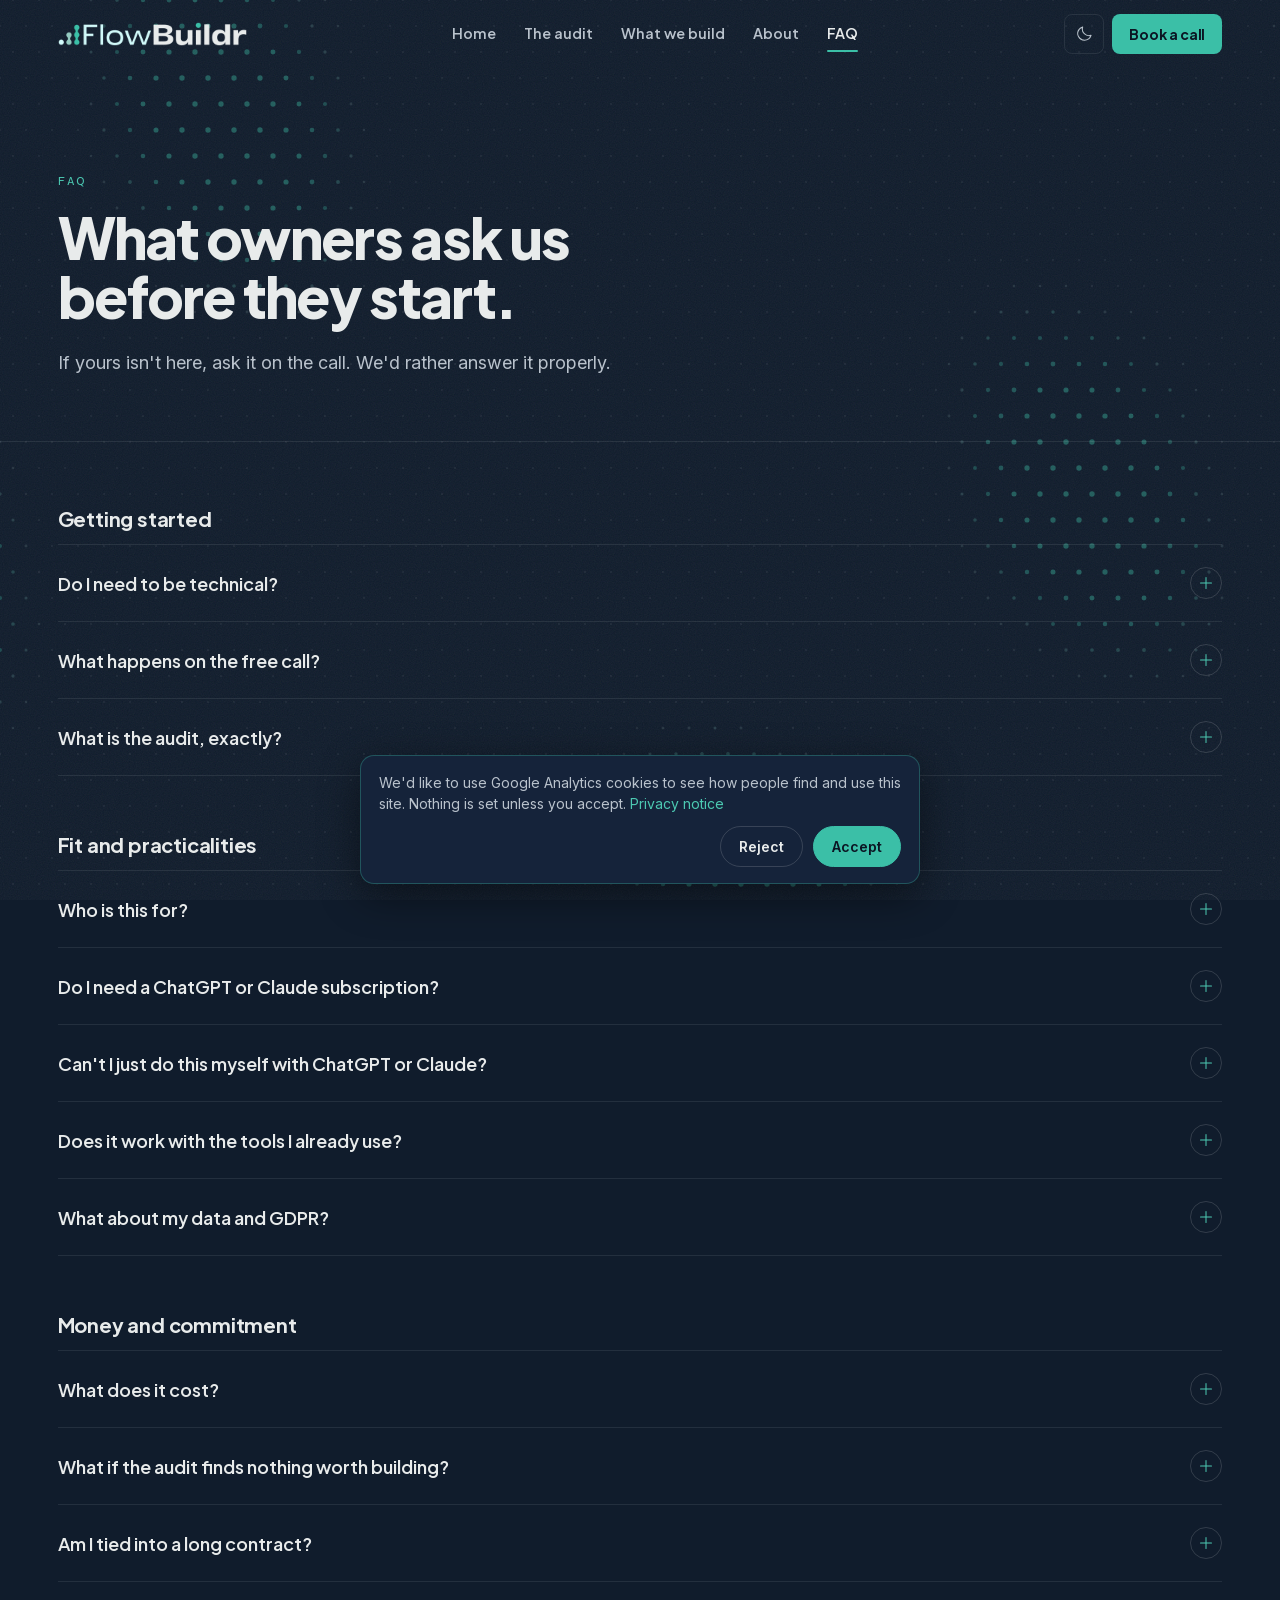
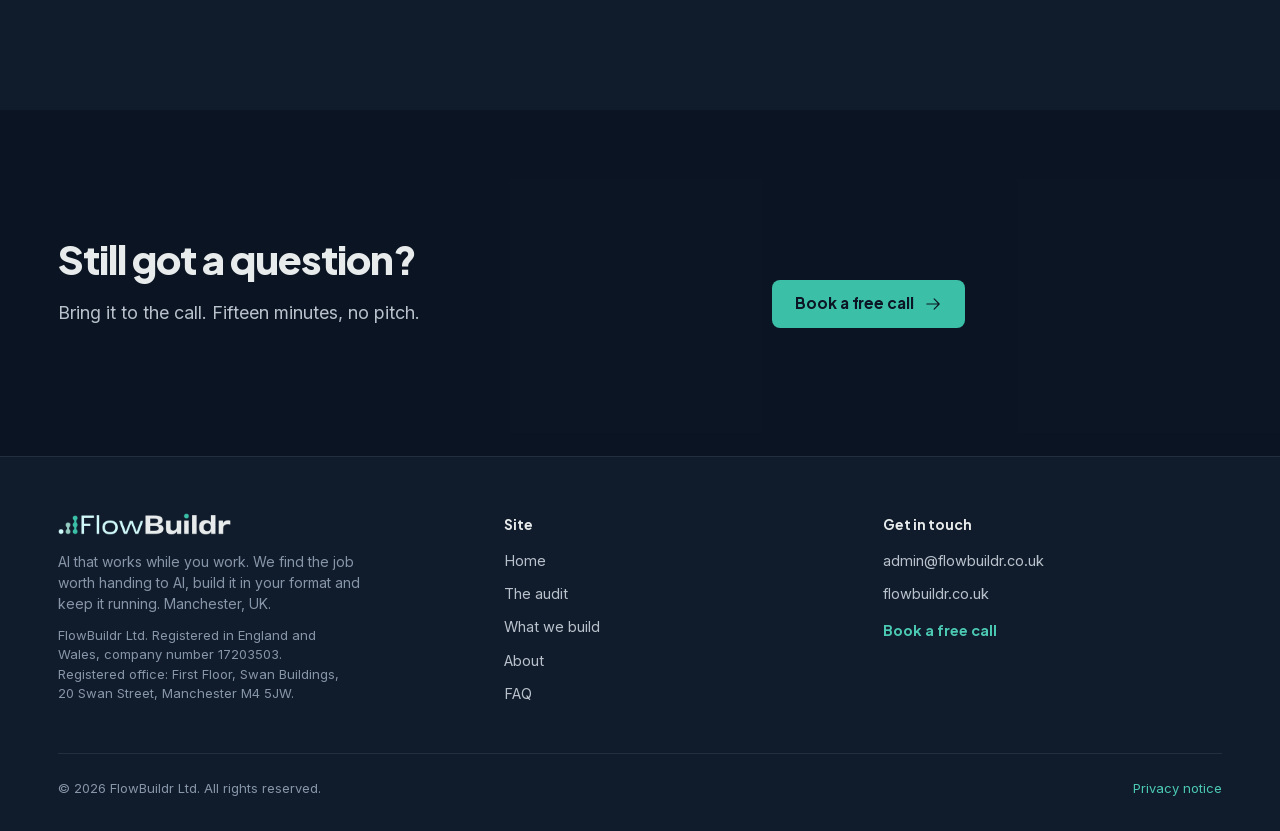
<file: faq/index.html>
<!doctype html>
<html lang="en-GB">
<head>
<meta charset="utf-8">
<meta name="viewport" content="width=device-width, initial-scale=1, viewport-fit=cover">
<script>/* Old single-page links (/#faq) now live at real URLs */(function(){var h=location.hash.slice(1);if(/^(audit|services|about|faq|privacy)$/.test(h))location.replace("/"+h+"/");else if(h==="home")history.replaceState(null,"",location.pathname);})();</script>
<title>FAQ | FlowBuildr</title>
<meta name="description" content="What owners ask before they start with FlowBuildr: the free call, the audit, costs, the tools we use and how we look after your data.">
<link rel="canonical" href="https://flowbuildr.co.uk/faq/">
<link rel="icon" type="image/png" sizes="64x64" href="/favicon.png">
<link rel="apple-touch-icon" href="/apple-touch-icon.png">
<meta name="theme-color" content="#101C2C">
<meta property="og:type" content="website">
<meta property="og:site_name" content="FlowBuildr">
<meta property="og:title" content="FAQ | FlowBuildr">
<meta property="og:description" content="What owners ask before they start with FlowBuildr: the free call, the audit, costs, the tools we use and how we look after your data.">
<meta property="og:url" content="https://flowbuildr.co.uk/faq/">
<script type="application/ld+json">
{
 "@context": "https://schema.org",
 "@graph": [
  {
   "@type": [
    "Organization",
    "ProfessionalService"
   ],
   "@id": "https://flowbuildr.co.uk/#organization",
   "name": "FlowBuildr",
   "legalName": "FlowBuildr Ltd",
   "url": "https://flowbuildr.co.uk/",
   "logo": "https://flowbuildr.co.uk/assets/logo-dark.png",
   "image": "https://flowbuildr.co.uk/assets/logo-dark.png",
   "email": "admin@flowbuildr.co.uk",
   "description": "AI that works while you work. We find the job worth handing to AI, build it in your format and keep it running. Manchester, UK.",
   "identifier": {
    "@type": "PropertyValue",
    "propertyID": "Companies House company number",
    "value": "17203503"
   },
   "address": {
    "@type": "PostalAddress",
    "name": "Registered office",
    "streetAddress": "First Floor, Swan Buildings, 20 Swan Street",
    "addressLocality": "Manchester",
    "postalCode": "M4 5JW",
    "addressCountry": "GB"
   },
   "areaServed": [
    {
     "@type": "City",
     "name": "Manchester"
    },
    {
     "@type": "Country",
     "name": "United Kingdom"
    }
   ],
   "founder": [
    {
     "@type": "Person",
     "name": "Terrel Burton"
    },
    {
     "@type": "Person",
     "name": "Rheece Hemmings"
    }
   ]
  },
  {
   "@type": "WebSite",
   "@id": "https://flowbuildr.co.uk/#website",
   "url": "https://flowbuildr.co.uk/",
   "name": "FlowBuildr",
   "publisher": {
    "@id": "https://flowbuildr.co.uk/#organization"
   }
  },
  {
   "@type": "WebPage",
   "@id": "https://flowbuildr.co.uk/faq/",
   "url": "https://flowbuildr.co.uk/faq/",
   "name": "FAQ | FlowBuildr",
   "description": "What owners ask before they start with FlowBuildr: the free call, the audit, costs, the tools we use and how we look after your data.",
   "isPartOf": {
    "@id": "https://flowbuildr.co.uk/#website"
   },
   "about": {
    "@id": "https://flowbuildr.co.uk/#organization"
   }
  },
  {
   "@type": "FAQPage",
   "@id": "https://flowbuildr.co.uk/faq/#faq",
   "mainEntity": [
    {
     "@type": "Question",
     "name": "Do I need to be technical?",
     "acceptedAnswer": {
      "@type": "Answer",
      "text": "No. We set everything up, connect it to what you already use, and look after it. Your part is telling us how you work and checking what goes out in your name."
     }
    },
    {
     "@type": "Question",
     "name": "What happens on the free call?",
     "acceptedAnswer": {
      "@type": "Answer",
      "text": "Fifteen minutes. You tell us what eats your week, we ask a few questions, and we tell you honestly whether an audit is worth it. If it isn't, we'll say so."
     }
    },
    {
     "@type": "Question",
     "name": "What is the audit, exactly?",
     "acceptedAnswer": {
      "@type": "Answer",
      "text": "One session at a fixed price. We go through your week job by job, find the three uses that would save the most time, and write it up with a fixed price for the first build. If you go ahead, the audit fee comes off the build."
     }
    },
    {
     "@type": "Question",
     "name": "Who is this for?",
     "acceptedAnswer": {
      "@type": "Answer",
      "text": "Owner-run businesses where the same jobs come round every week. We're starting with trades and home services, and we also work with clinics, shops and other service businesses."
     }
    },
    {
     "@type": "Question",
     "name": "Do I need a ChatGPT or Claude subscription?",
     "acceptedAnswer": {
      "@type": "Answer",
      "text": "No. You use the builds we run through WhatsApp, email or a simple web page, and we look after the accounts behind them. If you want your own Claude workspace, we'll set it up on your plan and train you on it."
     }
    },
    {
     "@type": "Question",
     "name": "Can't I just do this myself with ChatGPT or Claude?",
     "acceptedAnswer": {
      "@type": "Answer",
      "text": "Some of it, yes. Claude's paid plans even include a proposal builder now. What we add is picking the right job, setting it up in your exact format and prices, connecting it to your tools, and keeping it working when things change. If the audit shows you can do it yourself, we'll tell you how."
     }
    },
    {
     "@type": "Question",
     "name": "Does it work with the tools I already use?",
     "acceptedAnswer": {
      "@type": "Answer",
      "text": "Usually, yes: Word templates, email, WhatsApp, your accounts or booking software. Tell us what you run and we'll confirm before you commit to anything."
     }
    },
    {
     "@type": "Question",
     "name": "What does it cost?",
     "acceptedAnswer": {
      "@type": "Answer",
      "text": "Three parts, each agreed in writing first: a fixed price for the audit, a fixed price for each build, and a monthly fee per live build that covers fixes and one small change a month. Book a call to find out what it would cost you. Your proposal, with prices, follows the call."
     }
    },
    {
     "@type": "Question",
     "name": "What if the audit finds nothing worth building?",
     "acceptedAnswer": {
      "@type": "Answer",
      "text": "Then we tell you, and you keep the plan. That's a better result than building something that won't pay back."
     }
    },
    {
     "@type": "Question",
     "name": "Am I tied into a long contract?",
     "acceptedAnswer": {
      "@type": "Answer",
      "text": "No. The monthly fee is exactly that. We'd rather keep earning it than hold you to a year you've stopped getting value from."
     }
    }
   ]
  }
 ]
}
</script>
<!-- Google Analytics 4 with Consent Mode v2: everything denied until the visitor accepts -->
<script>
window.dataLayer=window.dataLayer||[];function gtag(){dataLayer.push(arguments);}
gtag('consent','default',{ad_storage:'denied',ad_user_data:'denied',ad_personalization:'denied',analytics_storage:'denied',functionality_storage:'denied',personalization_storage:'denied',security_storage:'granted',wait_for_update:500});
try{if(localStorage.getItem('fb_consent')==='granted')gtag('consent','update',{analytics_storage:'granted'});}catch(e){}
</script>
<script async src="https://www.googletagmanager.com/gtag/js?id=G-GZK0603EW1"></script>
<script>gtag('js',new Date());gtag('config','G-GZK0603EW1');</script>
<link rel="stylesheet" href="/assets/site.css?v=405114a5">
</head>
<body>
<svg width="0" height="0" style="position:absolute" aria-hidden="true" focusable="false"><defs><symbol id="i-address-book" viewBox="0 0 256 256"><path d="M83.19,174.4a8,8,0,0,0,11.21-1.6,52,52,0,0,1,83.2,0,8,8,0,1,0,12.8-9.6A67.88,67.88,0,0,0,163,141.51a40,40,0,1,0-53.94,0A67.88,67.88,0,0,0,81.6,163.2,8,8,0,0,0,83.19,174.4ZM112,112a24,24,0,1,1,24,24A24,24,0,0,1,112,112Zm96-88H64A16,16,0,0,0,48,40V64H32a8,8,0,0,0,0,16H48v40H32a8,8,0,0,0,0,16H48v40H32a8,8,0,0,0,0,16H48v24a16,16,0,0,0,16,16H208a16,16,0,0,0,16-16V40A16,16,0,0,0,208,24Zm0,192H64V40H208Z"/></symbol><symbol id="i-arrow-right" viewBox="0 0 256 256"><path d="M221.66,133.66l-72,72a8,8,0,0,1-11.32-11.32L196.69,136H40a8,8,0,0,1,0-16H196.69L138.34,61.66a8,8,0,0,1,11.32-11.32l72,72A8,8,0,0,1,221.66,133.66Z"/></symbol><symbol id="i-caret-down" viewBox="0 0 256 256"><path d="M213.66,101.66l-80,80a8,8,0,0,1-11.32,0l-80-80A8,8,0,0,1,53.66,90.34L128,164.69l74.34-74.35a8,8,0,0,1,11.32,11.32Z"/></symbol><symbol id="i-chat-circle-dots" viewBox="0 0 256 256"><path d="M140,128a12,12,0,1,1-12-12A12,12,0,0,1,140,128ZM84,116a12,12,0,1,0,12,12A12,12,0,0,0,84,116Zm88,0a12,12,0,1,0,12,12A12,12,0,0,0,172,116Zm60,12A104,104,0,0,1,79.12,219.82L45.07,231.17a16,16,0,0,1-20.24-20.24l11.35-34.05A104,104,0,1,1,232,128Zm-16,0A88,88,0,1,0,51.81,172.06a8,8,0,0,1,.66,6.54L40,216,77.4,203.53a7.85,7.85,0,0,1,2.53-.42,8,8,0,0,1,4,1.08A88,88,0,0,0,216,128Z"/></symbol><symbol id="i-check" viewBox="0 0 256 256"><path d="M229.66,77.66l-128,128a8,8,0,0,1-11.32,0l-56-56a8,8,0,0,1,11.32-11.32L96,188.69,218.34,66.34a8,8,0,0,1,11.32,11.32Z"/></symbol><symbol id="i-check-circle" viewBox="0 0 256 256"><path d="M173.66,98.34a8,8,0,0,1,0,11.32l-56,56a8,8,0,0,1-11.32,0l-24-24a8,8,0,0,1,11.32-11.32L112,148.69l50.34-50.35A8,8,0,0,1,173.66,98.34ZM232,128A104,104,0,1,1,128,24,104.11,104.11,0,0,1,232,128Zm-16,0a88,88,0,1,0-88,88A88.1,88.1,0,0,0,216,128Z"/></symbol><symbol id="i-clock-countdown" viewBox="0 0 256 256"><path d="M232,136.66A104.12,104.12,0,1,1,119.34,24,8,8,0,0,1,120.66,40,88.12,88.12,0,1,0,216,135.34,8,8,0,0,1,232,136.66ZM120,72v56a8,8,0,0,0,8,8h56a8,8,0,0,0,0-16H136V72a8,8,0,0,0-16,0Zm40-24a12,12,0,1,0-12-12A12,12,0,0,0,160,48Zm36,24a12,12,0,1,0-12-12A12,12,0,0,0,196,72Zm24,36a12,12,0,1,0-12-12A12,12,0,0,0,220,108Z"/></symbol><symbol id="i-cloud-check" viewBox="0 0 256 256"><path d="M160,40A88.09,88.09,0,0,0,81.29,88.67,64,64,0,1,0,72,216h88a88,88,0,0,0,0-176Zm0,160H72a48,48,0,0,1,0-96c1.1,0,2.2,0,3.29.11A88,88,0,0,0,72,128a8,8,0,0,0,16,0,72,72,0,1,1,72,72Zm37.66-93.66a8,8,0,0,1,0,11.32l-48,48a8,8,0,0,1-11.32,0l-24-24a8,8,0,0,1,11.32-11.32L144,148.69l42.34-42.35A8,8,0,0,1,197.66,106.34Z"/></symbol><symbol id="i-door-open" viewBox="0 0 256 256"><path d="M232,216H208V40a16,16,0,0,0-16-16H64A16,16,0,0,0,48,40V216H24a8,8,0,0,0,0,16H232a8,8,0,0,0,0-16Zm-40,0H176V40h16ZM64,40h96V216H64Zm80,92a12,12,0,1,1-12-12A12,12,0,0,1,144,132Z"/></symbol><symbol id="i-file-doc" viewBox="0 0 256 256"><path d="M52,144H36a8,8,0,0,0-8,8v56a8,8,0,0,0,8,8H52a36,36,0,0,0,0-72Zm0,56H44V160h8a20,20,0,0,1,0,40Zm169.53-4.91a8,8,0,0,1,.25,11.31A30.06,30.06,0,0,1,200,216c-17.65,0-32-16.15-32-36s14.35-36,32-36a30.06,30.06,0,0,1,21.78,9.6,8,8,0,0,1-11.56,11.06A14.24,14.24,0,0,0,200,160c-8.82,0-16,9-16,20s7.18,20,16,20a14.24,14.24,0,0,0,10.22-4.66A8,8,0,0,1,221.53,195.09ZM128,144c-17.65,0-32,16.15-32,36s14.35,36,32,36,32-16.15,32-36S145.65,144,128,144Zm0,56c-8.82,0-16-9-16-20s7.18-20,16-20,16,9,16,20S136.82,200,128,200ZM48,120a8,8,0,0,0,8-8V40h88V88a8,8,0,0,0,8,8h48v16a8,8,0,0,0,16,0V88a8,8,0,0,0-2.34-5.66l-56-56A8,8,0,0,0,152,24H56A16,16,0,0,0,40,40v72A8,8,0,0,0,48,120ZM160,51.31,188.69,80H160Z"/></symbol><symbol id="i-file-text" viewBox="0 0 256 256"><path d="M213.66,82.34l-56-56A8,8,0,0,0,152,24H56A16,16,0,0,0,40,40V216a16,16,0,0,0,16,16H200a16,16,0,0,0,16-16V88A8,8,0,0,0,213.66,82.34ZM160,51.31,188.69,80H160ZM200,216H56V40h88V88a8,8,0,0,0,8,8h48V216Zm-32-80a8,8,0,0,1-8,8H96a8,8,0,0,1,0-16h64A8,8,0,0,1,168,136Zm0,32a8,8,0,0,1-8,8H96a8,8,0,0,1,0-16h64A8,8,0,0,1,168,168Z"/></symbol><symbol id="i-globe" viewBox="0 0 256 256"><path d="M128,24h0A104,104,0,1,0,232,128,104.12,104.12,0,0,0,128,24Zm88,104a87.61,87.61,0,0,1-3.33,24H174.16a157.44,157.44,0,0,0,0-48h38.51A87.61,87.61,0,0,1,216,128ZM102,168H154a115.11,115.11,0,0,1-26,45A115.27,115.27,0,0,1,102,168Zm-3.9-16a140.84,140.84,0,0,1,0-48h59.88a140.84,140.84,0,0,1,0,48ZM40,128a87.61,87.61,0,0,1,3.33-24H81.84a157.44,157.44,0,0,0,0,48H43.33A87.61,87.61,0,0,1,40,128ZM154,88H102a115.11,115.11,0,0,1,26-45A115.27,115.27,0,0,1,154,88Zm52.33,0H170.71a135.28,135.28,0,0,0-22.3-45.6A88.29,88.29,0,0,1,206.37,88ZM107.59,42.4A135.28,135.28,0,0,0,85.29,88H49.63A88.29,88.29,0,0,1,107.59,42.4ZM49.63,168H85.29a135.28,135.28,0,0,0,22.3,45.6A88.29,88.29,0,0,1,49.63,168Zm98.78,45.6a135.28,135.28,0,0,0,22.3-45.6h35.66A88.29,88.29,0,0,1,148.41,213.6Z"/></symbol><symbol id="i-hand-coins" viewBox="0 0 256 256"><path d="M230.33,141.06a24.43,24.43,0,0,0-21.24-4.23l-41.84,9.62A28,28,0,0,0,140,112H89.94a31.82,31.82,0,0,0-22.63,9.37L44.69,144H16A16,16,0,0,0,0,160v40a16,16,0,0,0,16,16H120a7.93,7.93,0,0,0,1.94-.24l64-16a6.94,6.94,0,0,0,1.19-.4L226,182.82l.44-.2a24.6,24.6,0,0,0,3.93-41.56ZM16,160H40v40H16Zm203.43,8.21-38,16.18L119,200H56V155.31l22.63-22.62A15.86,15.86,0,0,1,89.94,128H140a12,12,0,0,1,0,24H112a8,8,0,0,0,0,16h32a8.32,8.32,0,0,0,1.79-.2l67-15.41.31-.08a8.6,8.6,0,0,1,6.3,15.9ZM164,96a36,36,0,0,0,5.9-.48,36,36,0,1,0,28.22-47A36,36,0,1,0,164,96Zm60-12a20,20,0,1,1-20-20A20,20,0,0,1,224,84ZM164,40a20,20,0,0,1,19.25,14.61,36,36,0,0,0-15,24.93A20.42,20.42,0,0,1,164,80a20,20,0,0,1,0-40Z"/></symbol><symbol id="i-list" viewBox="0 0 256 256"><path d="M224,128a8,8,0,0,1-8,8H40a8,8,0,0,1,0-16H216A8,8,0,0,1,224,128ZM40,72H216a8,8,0,0,0,0-16H40a8,8,0,0,0,0,16ZM216,184H40a8,8,0,0,0,0,16H216a8,8,0,0,0,0-16Z"/></symbol><symbol id="i-list-checks" viewBox="0 0 256 256"><path d="M224,128a8,8,0,0,1-8,8H128a8,8,0,0,1,0-16h88A8,8,0,0,1,224,128ZM128,72h88a8,8,0,0,0,0-16H128a8,8,0,0,0,0,16Zm88,112H128a8,8,0,0,0,0,16h88a8,8,0,0,0,0-16ZM82.34,42.34,56,68.69,45.66,58.34A8,8,0,0,0,34.34,69.66l16,16a8,8,0,0,0,11.32,0l32-32A8,8,0,0,0,82.34,42.34Zm0,64L56,132.69,45.66,122.34a8,8,0,0,0-11.32,11.32l16,16a8,8,0,0,0,11.32,0l32-32a8,8,0,0,0-11.32-11.32Zm0,64L56,196.69,45.66,186.34a8,8,0,0,0-11.32,11.32l16,16a8,8,0,0,0,11.32,0l32-32a8,8,0,0,0-11.32-11.32Z"/></symbol><symbol id="i-magnifying-glass" viewBox="0 0 256 256"><path d="M229.66,218.34l-50.07-50.06a88.11,88.11,0,1,0-11.31,11.31l50.06,50.07a8,8,0,0,0,11.32-11.32ZM40,112a72,72,0,1,1,72,72A72.08,72.08,0,0,1,40,112Z"/></symbol><symbol id="i-microphone" viewBox="0 0 256 256"><path d="M128,176a48.05,48.05,0,0,0,48-48V64a48,48,0,0,0-96,0v64A48.05,48.05,0,0,0,128,176ZM96,64a32,32,0,0,1,64,0v64a32,32,0,0,1-64,0Zm40,143.6V240a8,8,0,0,1-16,0V207.6A80.11,80.11,0,0,1,48,128a8,8,0,0,1,16,0,64,64,0,0,0,128,0,8,8,0,0,1,16,0A80.11,80.11,0,0,1,136,207.6Z"/></symbol><symbol id="i-moon" viewBox="0 0 256 256"><path d="M233.54,142.23a8,8,0,0,0-8-2,88.08,88.08,0,0,1-109.8-109.8,8,8,0,0,0-10-10,104.84,104.84,0,0,0-52.91,37A104,104,0,0,0,136,224a103.09,103.09,0,0,0,62.52-20.88,104.84,104.84,0,0,0,37-52.91A8,8,0,0,0,233.54,142.23ZM188.9,190.34A88,88,0,0,1,65.66,67.11a89,89,0,0,1,31.4-26A106,106,0,0,0,96,56,104.11,104.11,0,0,0,200,160a106,106,0,0,0,14.92-1.06A89,89,0,0,1,188.9,190.34Z"/></symbol><symbol id="i-note-pencil" viewBox="0 0 256 256"><path d="M229.66,58.34l-32-32a8,8,0,0,0-11.32,0l-96,96A8,8,0,0,0,88,128v32a8,8,0,0,0,8,8h32a8,8,0,0,0,5.66-2.34l96-96A8,8,0,0,0,229.66,58.34ZM124.69,152H104V131.31l64-64L188.69,88ZM200,76.69,179.31,56,192,43.31,212.69,64ZM224,128v80a16,16,0,0,1-16,16H48a16,16,0,0,1-16-16V48A16,16,0,0,1,48,32h80a8,8,0,0,1,0,16H48V208H208V128a8,8,0,0,1,16,0Z"/></symbol><symbol id="i-paper-plane-tilt" viewBox="0 0 256 256"><path d="M227.32,28.68a16,16,0,0,0-15.66-4.08l-.15,0L19.57,82.84a16,16,0,0,0-2.49,29.8L102,154l41.3,84.87A15.86,15.86,0,0,0,157.74,248q.69,0,1.38-.06a15.88,15.88,0,0,0,14-11.51l58.2-191.94c0-.05,0-.1,0-.15A16,16,0,0,0,227.32,28.68ZM157.83,231.85l-.05.14,0-.07-40.06-82.3,48-48a8,8,0,0,0-11.31-11.31l-48,48L24.08,98.25l-.07,0,.14,0L216,40Z"/></symbol><symbol id="i-plus" viewBox="0 0 256 256"><path d="M224,128a8,8,0,0,1-8,8H136v80a8,8,0,0,1-16,0V136H40a8,8,0,0,1,0-16h80V40a8,8,0,0,1,16,0v80h80A8,8,0,0,1,224,128Z"/></symbol><symbol id="i-receipt" viewBox="0 0 256 256"><path d="M72,104a8,8,0,0,1,8-8h96a8,8,0,0,1,0,16H80A8,8,0,0,1,72,104Zm8,40h96a8,8,0,0,0,0-16H80a8,8,0,0,0,0,16ZM232,56V208a8,8,0,0,1-11.58,7.15L192,200.94l-28.42,14.21a8,8,0,0,1-7.16,0L128,200.94,99.58,215.15a8,8,0,0,1-7.16,0L64,200.94,35.58,215.15A8,8,0,0,1,24,208V56A16,16,0,0,1,40,40H216A16,16,0,0,1,232,56Zm-16,0H40V195.06l20.42-10.22a8,8,0,0,1,7.16,0L96,199.06l28.42-14.22a8,8,0,0,1,7.16,0L160,199.06l28.42-14.22a8,8,0,0,1,7.16,0L216,195.06Z"/></symbol><symbol id="i-sun" viewBox="0 0 256 256"><path d="M120,40V16a8,8,0,0,1,16,0V40a8,8,0,0,1-16,0Zm72,88a64,64,0,1,1-64-64A64.07,64.07,0,0,1,192,128Zm-16,0a48,48,0,1,0-48,48A48.05,48.05,0,0,0,176,128ZM58.34,69.66A8,8,0,0,0,69.66,58.34l-16-16A8,8,0,0,0,42.34,53.66Zm0,116.68-16,16a8,8,0,0,0,11.32,11.32l16-16a8,8,0,0,0-11.32-11.32ZM192,72a8,8,0,0,0,5.66-2.34l16-16a8,8,0,0,0-11.32-11.32l-16,16A8,8,0,0,0,192,72Zm5.66,114.34a8,8,0,0,0-11.32,11.32l16,16a8,8,0,0,0,11.32-11.32ZM48,128a8,8,0,0,0-8-8H16a8,8,0,0,0,0,16H40A8,8,0,0,0,48,128Zm80,80a8,8,0,0,0-8,8v24a8,8,0,0,0,16,0V216A8,8,0,0,0,128,208Zm112-88H216a8,8,0,0,0,0,16h24a8,8,0,0,0,0-16Z"/></symbol><symbol id="i-user-minus" viewBox="0 0 256 256"><path d="M256,136a8,8,0,0,1-8,8H200a8,8,0,0,1,0-16h48A8,8,0,0,1,256,136Zm-57.87,58.85a8,8,0,0,1-12.26,10.3C165.75,181.19,138.09,168,108,168s-57.75,13.19-77.87,37.15a8,8,0,0,1-12.25-10.3c14.94-17.78,33.52-30.41,54.17-37.17a68,68,0,1,1,71.9,0C164.6,164.44,183.18,177.07,198.13,194.85ZM108,152a52,52,0,1,0-52-52A52.06,52.06,0,0,0,108,152Z"/></symbol><symbol id="i-users-three" viewBox="0 0 256 256"><path d="M244.8,150.4a8,8,0,0,1-11.2-1.6A51.6,51.6,0,0,0,192,128a8,8,0,0,1-7.37-4.89,8,8,0,0,1,0-6.22A8,8,0,0,1,192,112a24,24,0,1,0-23.24-30,8,8,0,1,1-15.5-4A40,40,0,1,1,219,117.51a67.94,67.94,0,0,1,27.43,21.68A8,8,0,0,1,244.8,150.4ZM190.92,212a8,8,0,1,1-13.84,8,57,57,0,0,0-98.16,0,8,8,0,1,1-13.84-8,72.06,72.06,0,0,1,33.74-29.92,48,48,0,1,1,58.36,0A72.06,72.06,0,0,1,190.92,212ZM128,176a32,32,0,1,0-32-32A32,32,0,0,0,128,176ZM72,120a8,8,0,0,0-8-8A24,24,0,1,1,87.24,82a8,8,0,1,0,15.5-4A40,40,0,1,0,37,117.51,67.94,67.94,0,0,0,9.6,139.19a8,8,0,1,0,12.8,9.61A51.6,51.6,0,0,1,64,128,8,8,0,0,0,72,120Z"/></symbol><symbol id="i-wrench" viewBox="0 0 256 256"><path d="M226.76,69a8,8,0,0,0-12.84-2.88l-40.3,37.19-17.23-3.7-3.7-17.23,37.19-40.3A8,8,0,0,0,187,29.24,72,72,0,0,0,88,96,72.34,72.34,0,0,0,94,124.94L33.79,177c-.15.12-.29.26-.43.39a32,32,0,0,0,45.26,45.26c.13-.13.27-.28.39-.42L131.06,162A72,72,0,0,0,232,96,71.56,71.56,0,0,0,226.76,69ZM160,152a56.14,56.14,0,0,1-27.07-7,8,8,0,0,0-9.92,1.77L67.11,211.51a16,16,0,0,1-22.62-22.62L109.18,133a8,8,0,0,0,1.77-9.93,56,56,0,0,1,58.36-82.31l-31.2,33.81a8,8,0,0,0-1.94,7.1L141.83,108a8,8,0,0,0,6.14,6.14l26.35,5.66a8,8,0,0,0,7.1-1.94l33.81-31.2A56.06,56.06,0,0,1,160,152Z"/></symbol><symbol id="i-x" viewBox="0 0 256 256"><path d="M205.66,194.34a8,8,0,0,1-11.32,11.32L128,139.31,61.66,205.66a8,8,0,0,1-11.32-11.32L116.69,128,50.34,61.66A8,8,0,0,1,61.66,50.34L128,116.69l66.34-66.35a8,8,0,0,1,11.32,11.32L139.31,128Z"/></symbol></defs></svg>
<div class="bg-layer" aria-hidden="true"><canvas id="flow"></canvas></div>
<div class="site">
<header class="site-head" id="top">
  <div class="wrap head-row">
    <a class="brand" href="/" data-go="home" aria-label="FlowBuildr home">
      <img class="logo-dark" src="/assets/logo-dark.png" alt="FlowBuildr" width="189" height="24">
      <img class="logo-light" src="/assets/logo-light.png" alt="FlowBuildr" width="189" height="24">
    </a>
    <nav class="nav" aria-label="Main">
      <a href="/" data-go="home">Home</a>
      <a href="/audit/" data-go="audit">The audit</a>
      <a href="/services/" data-go="services">What we build</a>
      <a href="/about/" data-go="about">About</a>
      <a href="/faq/" data-go="faq">FAQ</a>
    </nav>
    <div class="head-actions">
      <button class="icon-btn" type="button" id="theme-btn" aria-label="Switch to light theme">
        <svg class="i t-moon" aria-hidden="true"><use href="#i-moon"/></svg>
        <svg class="i t-sun" aria-hidden="true"><use href="#i-sun"/></svg>
      </button>
      <button class="btn btn-primary btn-sm head-cta" type="button" data-book>Book a call</button>
      <button class="icon-btn menu-btn" type="button" id="menu-btn" aria-expanded="false" aria-controls="mobile-nav" aria-label="Open menu">
        <svg class="i" aria-hidden="true"><use href="#i-list"/></svg>
      </button>
    </div>
    <nav class="mobile-nav" id="mobile-nav" aria-label="Main">
      <a href="/" data-go="home">Home</a>
      <a href="/audit/" data-go="audit">The audit</a>
      <a href="/services/" data-go="services">What we build</a>
      <a href="/about/" data-go="about">About</a>
      <a href="/faq/" data-go="faq">FAQ</a>
      <div style="padding:8px 6px 6px"><button class="btn btn-primary" type="button" data-book style="width:100%">Book a free call</button></div>
    </nav>
  </div>
</header>

<main id="main" tabindex="-1">

<!-- ============ FAQ ============ -->
<div data-view="faq">
  <section class="page-hero">
    <div class="wrap">
      <span class="eyebrow">FAQ</span>
      <h1 class="h1" style="max-width:18ch">What owners ask us before they start.</h1>
      <p class="lede">If yours isn't here, ask it on the call. We'd rather answer it properly.</p>
    </div>
  </section>

  <section class="section" style="padding-top:64px">
    <div class="wrap">
      <div class="faq-group">
        <h2 class="h3">Getting started</h2>
        <div class="qa-list">
          <div class="qa"><h3><button type="button" aria-expanded="false">Do I need to be technical?<span class="pm"><svg class="i" aria-hidden="true"><use href="#i-plus"/></svg></span></button></h3><div class="reveal"><div><p>No. We set everything up, connect it to what you already use, and look after it. Your part is telling us how you work and checking what goes out in your name.</p></div></div></div>
          <div class="qa"><h3><button type="button" aria-expanded="false">What happens on the free call?<span class="pm"><svg class="i" aria-hidden="true"><use href="#i-plus"/></svg></span></button></h3><div class="reveal"><div><p>Fifteen minutes. You tell us what eats your week, we ask a few questions, and we tell you honestly whether an audit is worth it. If it isn't, we'll say so.</p></div></div></div>
          <div class="qa"><h3><button type="button" aria-expanded="false">What is the audit, exactly?<span class="pm"><svg class="i" aria-hidden="true"><use href="#i-plus"/></svg></span></button></h3><div class="reveal"><div><p>One session at a fixed price. We go through your week job by job, find the three uses that would save the most time, and write it up with a fixed price for the first build. If you go ahead, the audit fee comes off the build.</p></div></div></div>
        </div>
      </div>
      <div class="faq-group">
        <h2 class="h3">Fit and practicalities</h2>
        <div class="qa-list">
          <div class="qa"><h3><button type="button" aria-expanded="false">Who is this for?<span class="pm"><svg class="i" aria-hidden="true"><use href="#i-plus"/></svg></span></button></h3><div class="reveal"><div><p>Owner-run businesses where the same jobs come round every week. We're starting with trades and home services, and we also work with clinics, shops and other service businesses.</p></div></div></div>
          <div class="qa"><h3><button type="button" aria-expanded="false">Do I need a ChatGPT or Claude subscription?<span class="pm"><svg class="i" aria-hidden="true"><use href="#i-plus"/></svg></span></button></h3><div class="reveal"><div><p>No. You use the builds we run through WhatsApp, email or a simple web page, and we look after the accounts behind them. If you want your own Claude workspace, we'll set it up on your plan and train you on it.</p></div></div></div>
          <div class="qa"><h3><button type="button" aria-expanded="false">Can't I just do this myself with ChatGPT or Claude?<span class="pm"><svg class="i" aria-hidden="true"><use href="#i-plus"/></svg></span></button></h3><div class="reveal"><div><p>Some of it, yes. Claude's paid plans even include a proposal builder now. What we add is picking the right job, setting it up in your exact format and prices, connecting it to your tools, and keeping it working when things change. If the audit shows you can do it yourself, we'll tell you how.</p></div></div></div>
          <div class="qa"><h3><button type="button" aria-expanded="false">Does it work with the tools I already use?<span class="pm"><svg class="i" aria-hidden="true"><use href="#i-plus"/></svg></span></button></h3><div class="reveal"><div><p>Usually, yes: Word templates, email, WhatsApp, your accounts or booking software. Tell us what you run and we'll confirm before you commit to anything.</p></div></div></div>
          <div class="qa"><h3><button type="button" aria-expanded="false">What about my data and GDPR?<span class="pm"><svg class="i" aria-hidden="true"><use href="#i-plus"/></svg></span></button></h3><div class="reveal"><div><p>You stay the data controller. We only process what's needed to run your build, we honour opt-outs, and we'll walk through the paperwork before anything goes live. <em>Placeholder: confirm exact wording with your legal adviser.</em></p></div></div></div>
        </div>
      </div>
      <div class="faq-group">
        <h2 class="h3">Money and commitment</h2>
        <div class="qa-list">
          <div class="qa"><h3><button type="button" aria-expanded="false">What does it cost?<span class="pm"><svg class="i" aria-hidden="true"><use href="#i-plus"/></svg></span></button></h3><div class="reveal"><div><p>Three parts, each agreed in writing first: a fixed price for the audit, a fixed price for each build, and a monthly fee per live build that covers fixes and one small change a month. Book a call to find out what it would cost you. Your proposal, with prices, follows the call.</p></div></div></div>
          <div class="qa"><h3><button type="button" aria-expanded="false">What if the audit finds nothing worth building?<span class="pm"><svg class="i" aria-hidden="true"><use href="#i-plus"/></svg></span></button></h3><div class="reveal"><div><p>Then we tell you, and you keep the plan. That's a better result than building something that won't pay back.</p></div></div></div>
          <div class="qa"><h3><button type="button" aria-expanded="false">Am I tied into a long contract?<span class="pm"><svg class="i" aria-hidden="true"><use href="#i-plus"/></svg></span></button></h3><div class="reveal"><div><p>No. The monthly fee is exactly that. We'd rather keep earning it than hold you to a year you've stopped getting value from.</p></div></div></div>
        </div>
      </div>
    </div>
  </section>

  <section class="section band" aria-labelledby="faq-close-h">
    <div class="wrap closer">
      <div>
        <h2 class="h2" id="faq-close-h">Still got a question?</h2>
        <p class="lede" style="margin-top:18px">Bring it to the call. Fifteen minutes, no pitch.</p>
      </div>
      <div class="actions"><button class="btn btn-primary" type="button" data-book>Book a free call<svg class="i" aria-hidden="true"><use href="#i-arrow-right"/></svg></button></div>
    </div>
  </section>
</div>
</main>

<footer class="site-foot">
  <div class="wrap">
    <div class="foot-top">
      <div>
        <img class="logo-dark" src="/assets/logo-dark.png" alt="FlowBuildr" width="173" height="22">
        <img class="logo-light" src="/assets/logo-light.png" alt="FlowBuildr" width="173" height="22">
        <p class="small">AI that works while you work. We find the job worth handing to AI, build it in your format and keep it running. Manchester, UK.</p>
        <p class="small foot-co" style="margin-top:12px;font-size:13px">FlowBuildr Ltd. Registered in England and Wales, company number 17203503. Registered office: First Floor, Swan Buildings, 20 Swan Street, Manchester M4&nbsp;5JW.</p>
      </div>
      <div>
        <h2>Site</h2>
        <div class="foot-links">
          <a href="/" data-go="home">Home</a>
          <a href="/audit/" data-go="audit">The audit</a>
          <a href="/services/" data-go="services">What we build</a>
          <a href="/about/" data-go="about">About</a>
          <a href="/faq/" data-go="faq">FAQ</a>
        </div>
      </div>
      <div>
        <h2>Get in touch</h2>
        <div class="foot-links">
          <a href="mailto:admin@flowbuildr.co.uk">admin@flowbuildr.co.uk</a>
          <a href="https://flowbuildr.co.uk/">flowbuildr.co.uk</a>
          <button class="link" type="button" data-book style="font-size:14.5px;margin-top:4px">Book a free call</button>
        </div>
      </div>
    </div>
    <div class="foot-base">
      <span>&copy; 2026 FlowBuildr Ltd. All rights reserved.</span>
      <a href="/privacy/" data-go="privacy">Privacy notice</a>
    </div>
  </div>
</footer>
</div>

<dialog class="book" id="book" aria-labelledby="book-h">
  <div class="dlg">
    <button class="icon-btn close" type="button" data-close aria-label="Close"><svg class="i" aria-hidden="true"><use href="#i-x"/></svg></button>
    <div id="book-form-wrap">
      <h2 class="h2" id="book-h">Book a free 15-minute call.</h2>
      <p class="body">Tell us a little about the business. We'll reply within one working day to find a time.</p>
      <form class="form" id="book-form" novalidate>
        <div class="visually-hidden" aria-hidden="true" style="position:absolute;left:-10000px;top:auto;width:1px;height:1px;overflow:hidden;">
          <label for="b-company-website">Company website</label>
          <input id="b-company-website" name="company_website" type="text" value="" tabindex="-1" autocomplete="off">
        </div>
        <div class="two">
          <div class="field"><label for="b-first">First name</label><input class="input" id="b-first" name="first" autocomplete="given-name" required aria-describedby="b-first-err"><span class="err" id="b-first-err"></span></div>
          <div class="field"><label for="b-last">Surname</label><input class="input" id="b-last" name="last" autocomplete="family-name" required aria-describedby="b-last-err"><span class="err" id="b-last-err"></span></div>
        </div>
        <div class="field"><label for="b-email">Email</label><input class="input" id="b-email" name="email" type="email" autocomplete="email" placeholder="you@yourbusiness.co.uk" required aria-describedby="b-email-err"><span class="err" id="b-email-err"></span></div>
        <div class="field"><label for="b-phone">Phone</label><input class="input" id="b-phone" name="phone" type="tel" autocomplete="tel" placeholder="07700 900000" required aria-describedby="b-phone-err"><span class="err" id="b-phone-err"></span></div>
        <div class="field"><label for="b-business">Business name</label><input class="input" id="b-business" name="business" autocomplete="organization" required aria-describedby="b-business-err"><span class="err" id="b-business-err"></span></div>
        <div class="field"><label for="b-week">What eats most of your week? <span>(optional)</span></label><textarea class="input" id="b-week" name="week" rows="3" placeholder="Quotes, invoices, chasing payment, emails"></textarea></div>
        <button class="btn btn-primary" type="submit">Request a call</button>
        <p class="note">No spam, no obligation. One reply, within a working day. <a href="/privacy/" data-go="privacy" data-close style="color:var(--accent-text)">How we use your details</a>.</p>
      </form>
    </div>
    <div class="sent" id="book-sent" hidden>
      <span class="seal"><svg class="i" aria-hidden="true"><use href="#i-check"/></svg></span>
      <h2 class="h2">Request received.</h2>
      <p class="body">We'll be in touch within one working day to find a time for your call.</p>
      <p class="note">Not heard from us by then? Email <a href="mailto:admin@flowbuildr.co.uk">admin@flowbuildr.co.uk</a>.</p>
      <button class="btn btn-quiet" type="button" data-close style="margin-top:24px">Close</button>
    </div>
  </div>
</dialog>

<script defer src="/assets/site.js?v=405114a5"></script>

<!-- Cookie consent (UK PECR): analytics cookies only after Accept -->
<div class="cc" id="cookie-consent" role="region" aria-label="Cookie consent" hidden>
  <p>We'd like to use Google Analytics cookies to see how people find and use this site. Nothing is set unless you accept. <a href="/privacy/" data-go="privacy">Privacy notice</a></p>
  <div class="cc-row"><button type="button" class="cc-no" data-consent="denied">Reject</button><button type="button" class="cc-yes" data-consent="granted">Accept</button></div>
</div>
<script defer src="/assets/consent.js?v=405114a5"></script>
</body>
</html>
</file>
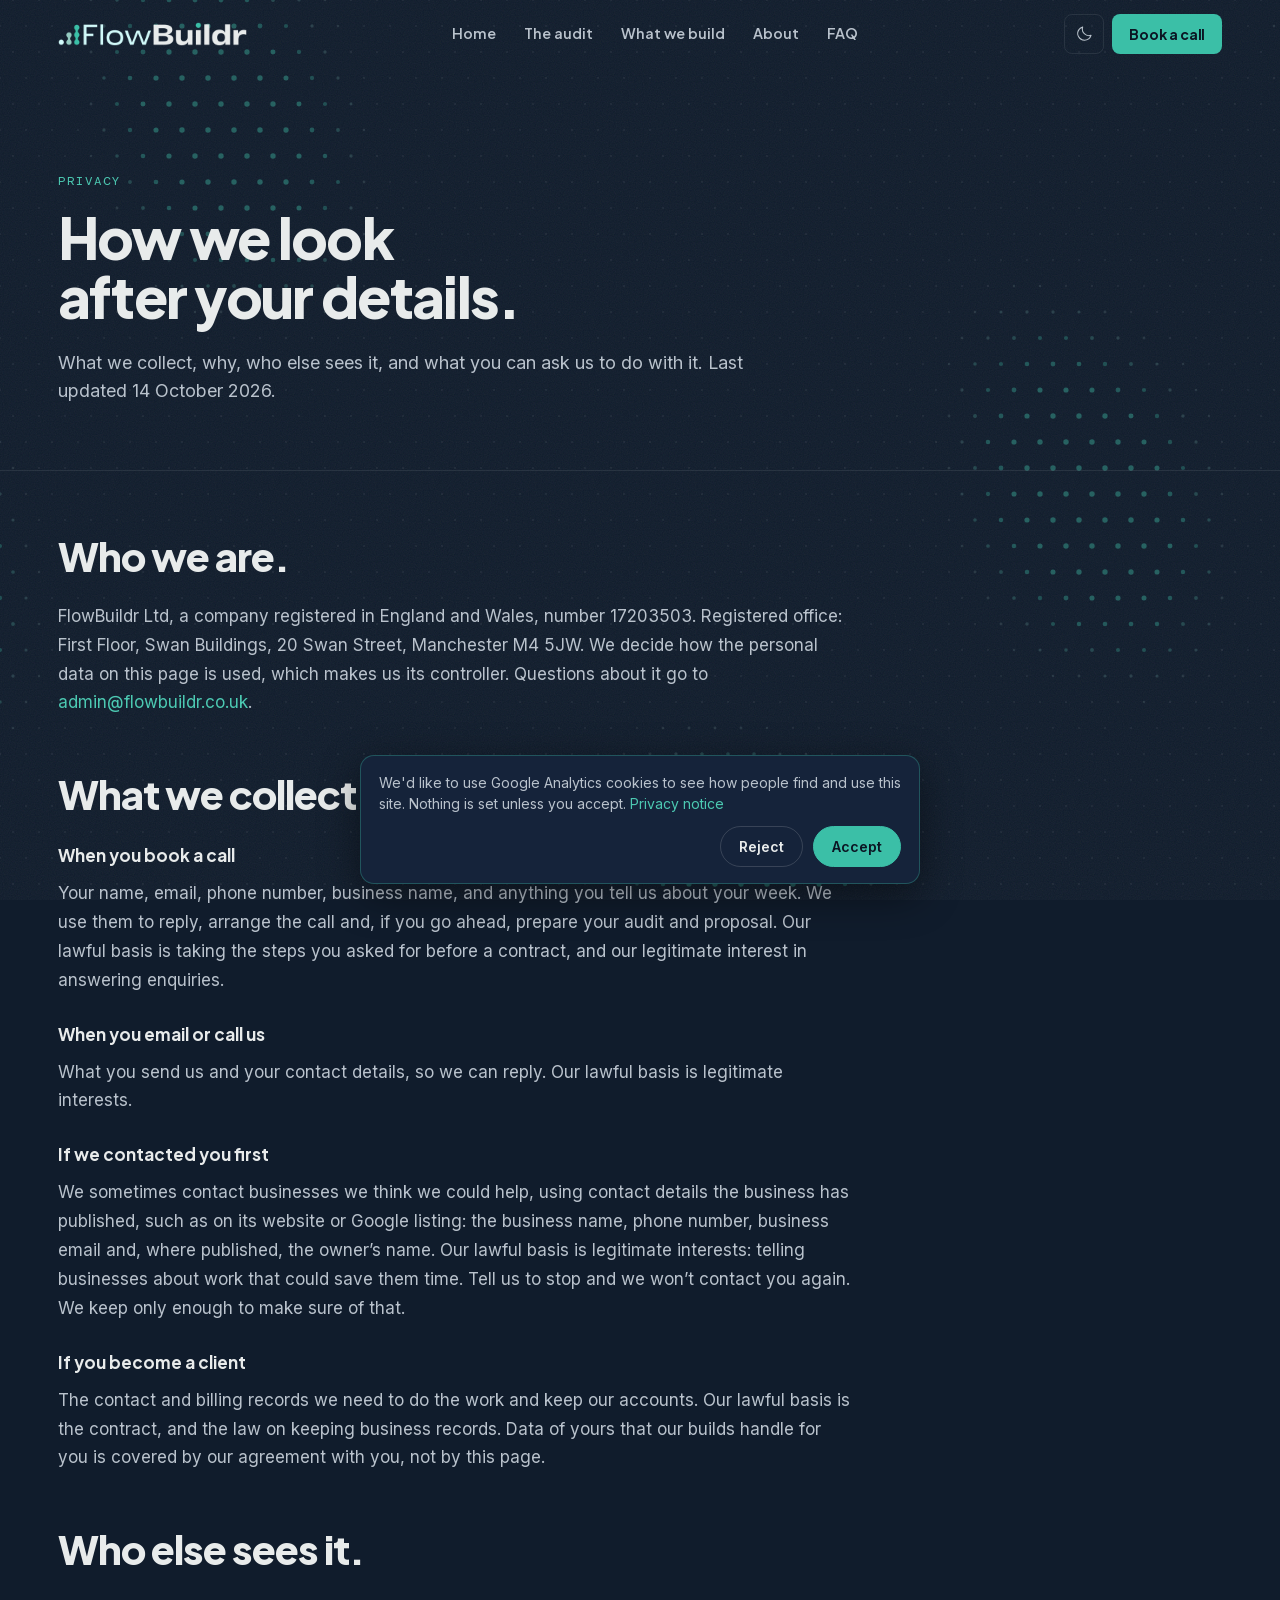
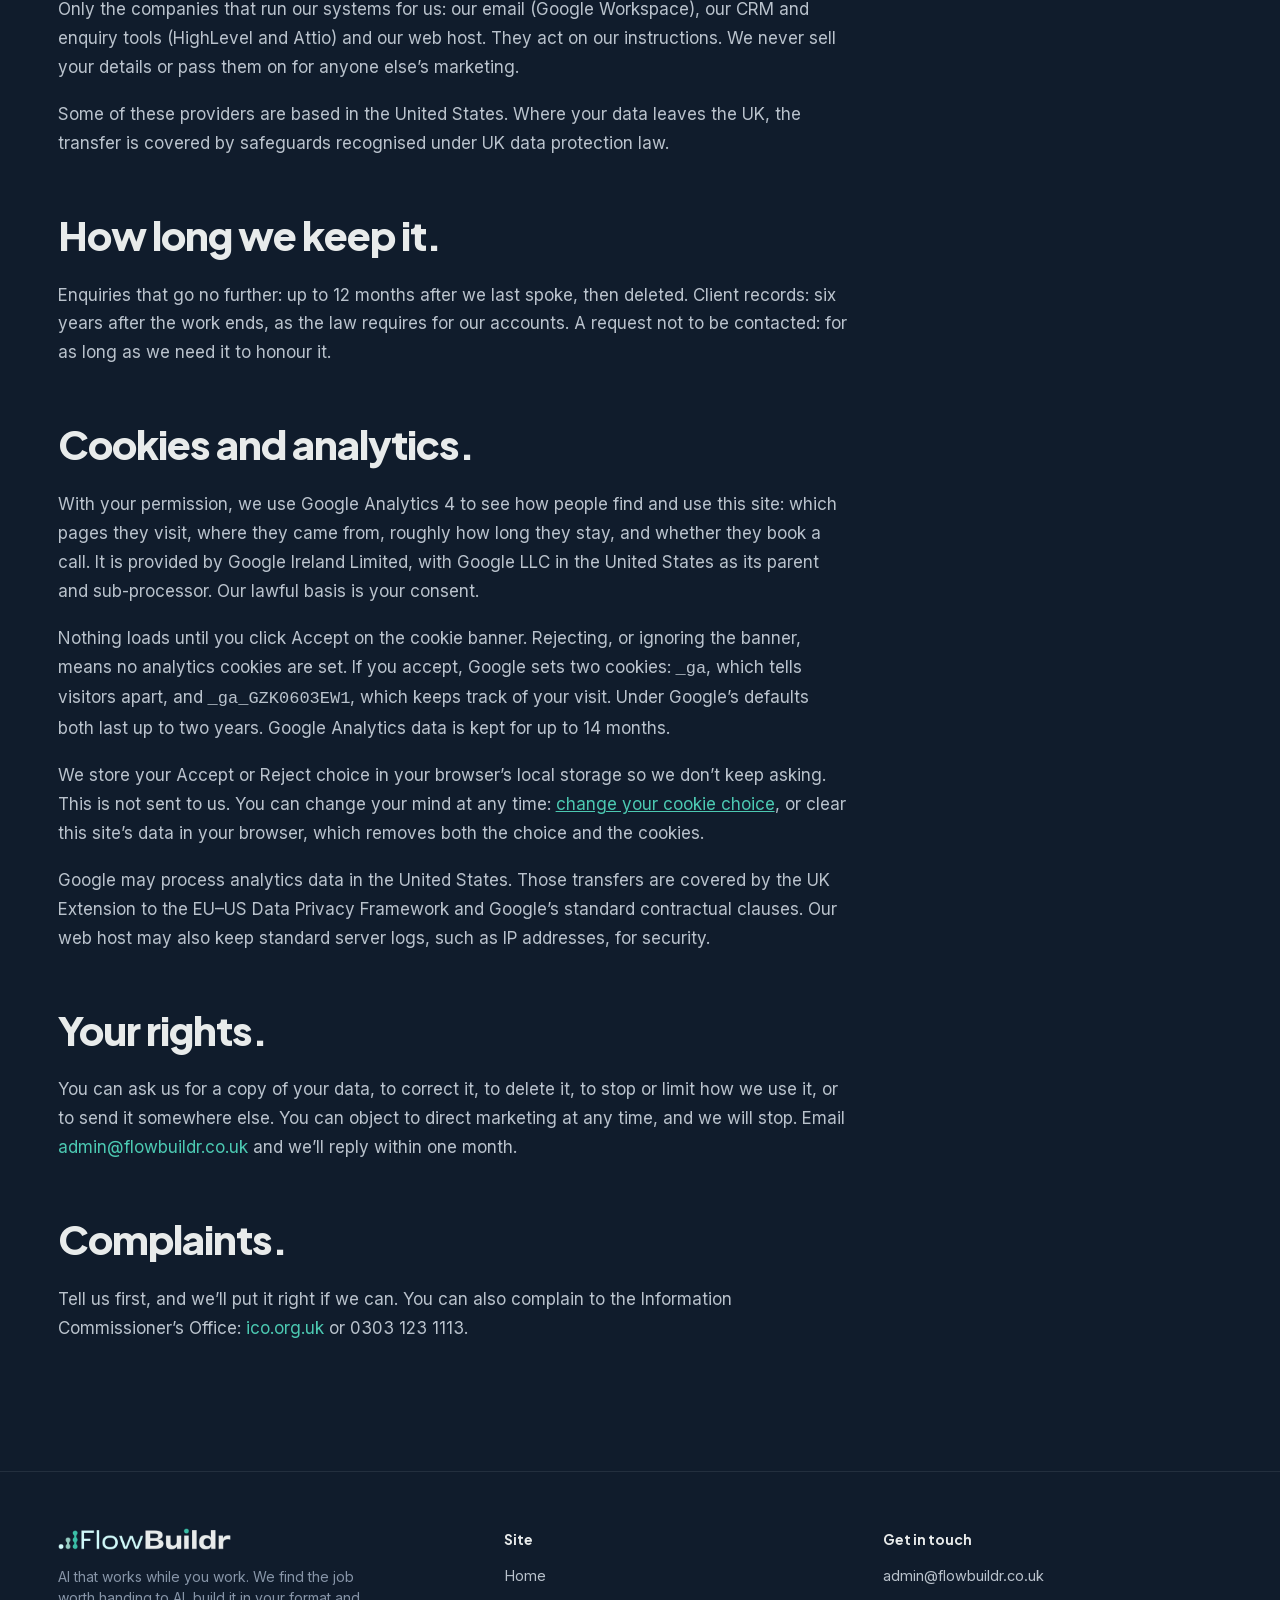
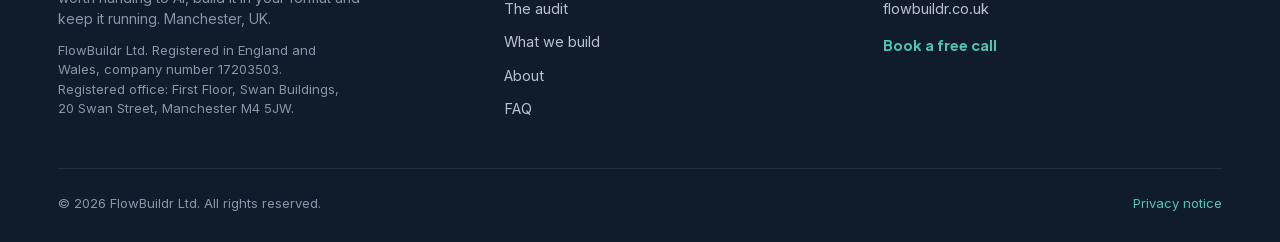
<file: privacy/index.html>
<!doctype html>
<html lang="en-GB">
<head>
<meta charset="utf-8">
<meta name="viewport" content="width=device-width, initial-scale=1, viewport-fit=cover">
<script>/* Old single-page links (/#faq) now live at real URLs */(function(){var h=location.hash.slice(1);if(/^(audit|services|about|faq|privacy)$/.test(h))location.replace("/"+h+"/");else if(h==="home")history.replaceState(null,"",location.pathname);})();</script>
<title>Privacy notice | FlowBuildr</title>
<meta name="description" content="How FlowBuildr Ltd collects, uses and protects your personal data, including cookies and your rights under UK GDPR.">
<link rel="canonical" href="https://flowbuildr.co.uk/privacy/">
<link rel="icon" type="image/png" sizes="64x64" href="/favicon.png">
<link rel="apple-touch-icon" href="/apple-touch-icon.png">
<meta name="theme-color" content="#101C2C">
<meta property="og:type" content="website">
<meta property="og:site_name" content="FlowBuildr">
<meta property="og:title" content="Privacy notice | FlowBuildr">
<meta property="og:description" content="How FlowBuildr Ltd collects, uses and protects your personal data, including cookies and your rights under UK GDPR.">
<meta property="og:url" content="https://flowbuildr.co.uk/privacy/">
<script type="application/ld+json">
{
 "@context": "https://schema.org",
 "@graph": [
  {
   "@type": [
    "Organization",
    "ProfessionalService"
   ],
   "@id": "https://flowbuildr.co.uk/#organization",
   "name": "FlowBuildr",
   "legalName": "FlowBuildr Ltd",
   "url": "https://flowbuildr.co.uk/",
   "logo": "https://flowbuildr.co.uk/assets/logo-dark.png",
   "image": "https://flowbuildr.co.uk/assets/logo-dark.png",
   "email": "admin@flowbuildr.co.uk",
   "description": "AI that works while you work. We find the job worth handing to AI, build it in your format and keep it running. Manchester, UK.",
   "identifier": {
    "@type": "PropertyValue",
    "propertyID": "Companies House company number",
    "value": "17203503"
   },
   "address": {
    "@type": "PostalAddress",
    "name": "Registered office",
    "streetAddress": "First Floor, Swan Buildings, 20 Swan Street",
    "addressLocality": "Manchester",
    "postalCode": "M4 5JW",
    "addressCountry": "GB"
   },
   "areaServed": [
    {
     "@type": "City",
     "name": "Manchester"
    },
    {
     "@type": "Country",
     "name": "United Kingdom"
    }
   ],
   "founder": [
    {
     "@type": "Person",
     "name": "Terrel Burton"
    },
    {
     "@type": "Person",
     "name": "Rheece Hemmings"
    }
   ]
  },
  {
   "@type": "WebSite",
   "@id": "https://flowbuildr.co.uk/#website",
   "url": "https://flowbuildr.co.uk/",
   "name": "FlowBuildr",
   "publisher": {
    "@id": "https://flowbuildr.co.uk/#organization"
   }
  },
  {
   "@type": "WebPage",
   "@id": "https://flowbuildr.co.uk/privacy/",
   "url": "https://flowbuildr.co.uk/privacy/",
   "name": "Privacy notice | FlowBuildr",
   "description": "How FlowBuildr Ltd collects, uses and protects your personal data, including cookies and your rights under UK GDPR.",
   "isPartOf": {
    "@id": "https://flowbuildr.co.uk/#website"
   },
   "about": {
    "@id": "https://flowbuildr.co.uk/#organization"
   }
  }
 ]
}
</script>
<!-- Google Analytics 4 with Consent Mode v2: everything denied until the visitor accepts -->
<script>
window.dataLayer=window.dataLayer||[];function gtag(){dataLayer.push(arguments);}
gtag('consent','default',{ad_storage:'denied',ad_user_data:'denied',ad_personalization:'denied',analytics_storage:'denied',functionality_storage:'denied',personalization_storage:'denied',security_storage:'granted',wait_for_update:500});
try{if(localStorage.getItem('fb_consent')==='granted')gtag('consent','update',{analytics_storage:'granted'});}catch(e){}
</script>
<script async src="https://www.googletagmanager.com/gtag/js?id=G-GZK0603EW1"></script>
<script>gtag('js',new Date());gtag('config','G-GZK0603EW1');</script>
<link rel="stylesheet" href="/assets/site.css?v=405114a5">
</head>
<body>
<svg width="0" height="0" style="position:absolute" aria-hidden="true" focusable="false"><defs><symbol id="i-address-book" viewBox="0 0 256 256"><path d="M83.19,174.4a8,8,0,0,0,11.21-1.6,52,52,0,0,1,83.2,0,8,8,0,1,0,12.8-9.6A67.88,67.88,0,0,0,163,141.51a40,40,0,1,0-53.94,0A67.88,67.88,0,0,0,81.6,163.2,8,8,0,0,0,83.19,174.4ZM112,112a24,24,0,1,1,24,24A24,24,0,0,1,112,112Zm96-88H64A16,16,0,0,0,48,40V64H32a8,8,0,0,0,0,16H48v40H32a8,8,0,0,0,0,16H48v40H32a8,8,0,0,0,0,16H48v24a16,16,0,0,0,16,16H208a16,16,0,0,0,16-16V40A16,16,0,0,0,208,24Zm0,192H64V40H208Z"/></symbol><symbol id="i-arrow-right" viewBox="0 0 256 256"><path d="M221.66,133.66l-72,72a8,8,0,0,1-11.32-11.32L196.69,136H40a8,8,0,0,1,0-16H196.69L138.34,61.66a8,8,0,0,1,11.32-11.32l72,72A8,8,0,0,1,221.66,133.66Z"/></symbol><symbol id="i-caret-down" viewBox="0 0 256 256"><path d="M213.66,101.66l-80,80a8,8,0,0,1-11.32,0l-80-80A8,8,0,0,1,53.66,90.34L128,164.69l74.34-74.35a8,8,0,0,1,11.32,11.32Z"/></symbol><symbol id="i-chat-circle-dots" viewBox="0 0 256 256"><path d="M140,128a12,12,0,1,1-12-12A12,12,0,0,1,140,128ZM84,116a12,12,0,1,0,12,12A12,12,0,0,0,84,116Zm88,0a12,12,0,1,0,12,12A12,12,0,0,0,172,116Zm60,12A104,104,0,0,1,79.12,219.82L45.07,231.17a16,16,0,0,1-20.24-20.24l11.35-34.05A104,104,0,1,1,232,128Zm-16,0A88,88,0,1,0,51.81,172.06a8,8,0,0,1,.66,6.54L40,216,77.4,203.53a7.85,7.85,0,0,1,2.53-.42,8,8,0,0,1,4,1.08A88,88,0,0,0,216,128Z"/></symbol><symbol id="i-check" viewBox="0 0 256 256"><path d="M229.66,77.66l-128,128a8,8,0,0,1-11.32,0l-56-56a8,8,0,0,1,11.32-11.32L96,188.69,218.34,66.34a8,8,0,0,1,11.32,11.32Z"/></symbol><symbol id="i-check-circle" viewBox="0 0 256 256"><path d="M173.66,98.34a8,8,0,0,1,0,11.32l-56,56a8,8,0,0,1-11.32,0l-24-24a8,8,0,0,1,11.32-11.32L112,148.69l50.34-50.35A8,8,0,0,1,173.66,98.34ZM232,128A104,104,0,1,1,128,24,104.11,104.11,0,0,1,232,128Zm-16,0a88,88,0,1,0-88,88A88.1,88.1,0,0,0,216,128Z"/></symbol><symbol id="i-clock-countdown" viewBox="0 0 256 256"><path d="M232,136.66A104.12,104.12,0,1,1,119.34,24,8,8,0,0,1,120.66,40,88.12,88.12,0,1,0,216,135.34,8,8,0,0,1,232,136.66ZM120,72v56a8,8,0,0,0,8,8h56a8,8,0,0,0,0-16H136V72a8,8,0,0,0-16,0Zm40-24a12,12,0,1,0-12-12A12,12,0,0,0,160,48Zm36,24a12,12,0,1,0-12-12A12,12,0,0,0,196,72Zm24,36a12,12,0,1,0-12-12A12,12,0,0,0,220,108Z"/></symbol><symbol id="i-cloud-check" viewBox="0 0 256 256"><path d="M160,40A88.09,88.09,0,0,0,81.29,88.67,64,64,0,1,0,72,216h88a88,88,0,0,0,0-176Zm0,160H72a48,48,0,0,1,0-96c1.1,0,2.2,0,3.29.11A88,88,0,0,0,72,128a8,8,0,0,0,16,0,72,72,0,1,1,72,72Zm37.66-93.66a8,8,0,0,1,0,11.32l-48,48a8,8,0,0,1-11.32,0l-24-24a8,8,0,0,1,11.32-11.32L144,148.69l42.34-42.35A8,8,0,0,1,197.66,106.34Z"/></symbol><symbol id="i-door-open" viewBox="0 0 256 256"><path d="M232,216H208V40a16,16,0,0,0-16-16H64A16,16,0,0,0,48,40V216H24a8,8,0,0,0,0,16H232a8,8,0,0,0,0-16Zm-40,0H176V40h16ZM64,40h96V216H64Zm80,92a12,12,0,1,1-12-12A12,12,0,0,1,144,132Z"/></symbol><symbol id="i-file-doc" viewBox="0 0 256 256"><path d="M52,144H36a8,8,0,0,0-8,8v56a8,8,0,0,0,8,8H52a36,36,0,0,0,0-72Zm0,56H44V160h8a20,20,0,0,1,0,40Zm169.53-4.91a8,8,0,0,1,.25,11.31A30.06,30.06,0,0,1,200,216c-17.65,0-32-16.15-32-36s14.35-36,32-36a30.06,30.06,0,0,1,21.78,9.6,8,8,0,0,1-11.56,11.06A14.24,14.24,0,0,0,200,160c-8.82,0-16,9-16,20s7.18,20,16,20a14.24,14.24,0,0,0,10.22-4.66A8,8,0,0,1,221.53,195.09ZM128,144c-17.65,0-32,16.15-32,36s14.35,36,32,36,32-16.15,32-36S145.65,144,128,144Zm0,56c-8.82,0-16-9-16-20s7.18-20,16-20,16,9,16,20S136.82,200,128,200ZM48,120a8,8,0,0,0,8-8V40h88V88a8,8,0,0,0,8,8h48v16a8,8,0,0,0,16,0V88a8,8,0,0,0-2.34-5.66l-56-56A8,8,0,0,0,152,24H56A16,16,0,0,0,40,40v72A8,8,0,0,0,48,120ZM160,51.31,188.69,80H160Z"/></symbol><symbol id="i-file-text" viewBox="0 0 256 256"><path d="M213.66,82.34l-56-56A8,8,0,0,0,152,24H56A16,16,0,0,0,40,40V216a16,16,0,0,0,16,16H200a16,16,0,0,0,16-16V88A8,8,0,0,0,213.66,82.34ZM160,51.31,188.69,80H160ZM200,216H56V40h88V88a8,8,0,0,0,8,8h48V216Zm-32-80a8,8,0,0,1-8,8H96a8,8,0,0,1,0-16h64A8,8,0,0,1,168,136Zm0,32a8,8,0,0,1-8,8H96a8,8,0,0,1,0-16h64A8,8,0,0,1,168,168Z"/></symbol><symbol id="i-globe" viewBox="0 0 256 256"><path d="M128,24h0A104,104,0,1,0,232,128,104.12,104.12,0,0,0,128,24Zm88,104a87.61,87.61,0,0,1-3.33,24H174.16a157.44,157.44,0,0,0,0-48h38.51A87.61,87.61,0,0,1,216,128ZM102,168H154a115.11,115.11,0,0,1-26,45A115.27,115.27,0,0,1,102,168Zm-3.9-16a140.84,140.84,0,0,1,0-48h59.88a140.84,140.84,0,0,1,0,48ZM40,128a87.61,87.61,0,0,1,3.33-24H81.84a157.44,157.44,0,0,0,0,48H43.33A87.61,87.61,0,0,1,40,128ZM154,88H102a115.11,115.11,0,0,1,26-45A115.27,115.27,0,0,1,154,88Zm52.33,0H170.71a135.28,135.28,0,0,0-22.3-45.6A88.29,88.29,0,0,1,206.37,88ZM107.59,42.4A135.28,135.28,0,0,0,85.29,88H49.63A88.29,88.29,0,0,1,107.59,42.4ZM49.63,168H85.29a135.28,135.28,0,0,0,22.3,45.6A88.29,88.29,0,0,1,49.63,168Zm98.78,45.6a135.28,135.28,0,0,0,22.3-45.6h35.66A88.29,88.29,0,0,1,148.41,213.6Z"/></symbol><symbol id="i-hand-coins" viewBox="0 0 256 256"><path d="M230.33,141.06a24.43,24.43,0,0,0-21.24-4.23l-41.84,9.62A28,28,0,0,0,140,112H89.94a31.82,31.82,0,0,0-22.63,9.37L44.69,144H16A16,16,0,0,0,0,160v40a16,16,0,0,0,16,16H120a7.93,7.93,0,0,0,1.94-.24l64-16a6.94,6.94,0,0,0,1.19-.4L226,182.82l.44-.2a24.6,24.6,0,0,0,3.93-41.56ZM16,160H40v40H16Zm203.43,8.21-38,16.18L119,200H56V155.31l22.63-22.62A15.86,15.86,0,0,1,89.94,128H140a12,12,0,0,1,0,24H112a8,8,0,0,0,0,16h32a8.32,8.32,0,0,0,1.79-.2l67-15.41.31-.08a8.6,8.6,0,0,1,6.3,15.9ZM164,96a36,36,0,0,0,5.9-.48,36,36,0,1,0,28.22-47A36,36,0,1,0,164,96Zm60-12a20,20,0,1,1-20-20A20,20,0,0,1,224,84ZM164,40a20,20,0,0,1,19.25,14.61,36,36,0,0,0-15,24.93A20.42,20.42,0,0,1,164,80a20,20,0,0,1,0-40Z"/></symbol><symbol id="i-list" viewBox="0 0 256 256"><path d="M224,128a8,8,0,0,1-8,8H40a8,8,0,0,1,0-16H216A8,8,0,0,1,224,128ZM40,72H216a8,8,0,0,0,0-16H40a8,8,0,0,0,0,16ZM216,184H40a8,8,0,0,0,0,16H216a8,8,0,0,0,0-16Z"/></symbol><symbol id="i-list-checks" viewBox="0 0 256 256"><path d="M224,128a8,8,0,0,1-8,8H128a8,8,0,0,1,0-16h88A8,8,0,0,1,224,128ZM128,72h88a8,8,0,0,0,0-16H128a8,8,0,0,0,0,16Zm88,112H128a8,8,0,0,0,0,16h88a8,8,0,0,0,0-16ZM82.34,42.34,56,68.69,45.66,58.34A8,8,0,0,0,34.34,69.66l16,16a8,8,0,0,0,11.32,0l32-32A8,8,0,0,0,82.34,42.34Zm0,64L56,132.69,45.66,122.34a8,8,0,0,0-11.32,11.32l16,16a8,8,0,0,0,11.32,0l32-32a8,8,0,0,0-11.32-11.32Zm0,64L56,196.69,45.66,186.34a8,8,0,0,0-11.32,11.32l16,16a8,8,0,0,0,11.32,0l32-32a8,8,0,0,0-11.32-11.32Z"/></symbol><symbol id="i-magnifying-glass" viewBox="0 0 256 256"><path d="M229.66,218.34l-50.07-50.06a88.11,88.11,0,1,0-11.31,11.31l50.06,50.07a8,8,0,0,0,11.32-11.32ZM40,112a72,72,0,1,1,72,72A72.08,72.08,0,0,1,40,112Z"/></symbol><symbol id="i-microphone" viewBox="0 0 256 256"><path d="M128,176a48.05,48.05,0,0,0,48-48V64a48,48,0,0,0-96,0v64A48.05,48.05,0,0,0,128,176ZM96,64a32,32,0,0,1,64,0v64a32,32,0,0,1-64,0Zm40,143.6V240a8,8,0,0,1-16,0V207.6A80.11,80.11,0,0,1,48,128a8,8,0,0,1,16,0,64,64,0,0,0,128,0,8,8,0,0,1,16,0A80.11,80.11,0,0,1,136,207.6Z"/></symbol><symbol id="i-moon" viewBox="0 0 256 256"><path d="M233.54,142.23a8,8,0,0,0-8-2,88.08,88.08,0,0,1-109.8-109.8,8,8,0,0,0-10-10,104.84,104.84,0,0,0-52.91,37A104,104,0,0,0,136,224a103.09,103.09,0,0,0,62.52-20.88,104.84,104.84,0,0,0,37-52.91A8,8,0,0,0,233.54,142.23ZM188.9,190.34A88,88,0,0,1,65.66,67.11a89,89,0,0,1,31.4-26A106,106,0,0,0,96,56,104.11,104.11,0,0,0,200,160a106,106,0,0,0,14.92-1.06A89,89,0,0,1,188.9,190.34Z"/></symbol><symbol id="i-note-pencil" viewBox="0 0 256 256"><path d="M229.66,58.34l-32-32a8,8,0,0,0-11.32,0l-96,96A8,8,0,0,0,88,128v32a8,8,0,0,0,8,8h32a8,8,0,0,0,5.66-2.34l96-96A8,8,0,0,0,229.66,58.34ZM124.69,152H104V131.31l64-64L188.69,88ZM200,76.69,179.31,56,192,43.31,212.69,64ZM224,128v80a16,16,0,0,1-16,16H48a16,16,0,0,1-16-16V48A16,16,0,0,1,48,32h80a8,8,0,0,1,0,16H48V208H208V128a8,8,0,0,1,16,0Z"/></symbol><symbol id="i-paper-plane-tilt" viewBox="0 0 256 256"><path d="M227.32,28.68a16,16,0,0,0-15.66-4.08l-.15,0L19.57,82.84a16,16,0,0,0-2.49,29.8L102,154l41.3,84.87A15.86,15.86,0,0,0,157.74,248q.69,0,1.38-.06a15.88,15.88,0,0,0,14-11.51l58.2-191.94c0-.05,0-.1,0-.15A16,16,0,0,0,227.32,28.68ZM157.83,231.85l-.05.14,0-.07-40.06-82.3,48-48a8,8,0,0,0-11.31-11.31l-48,48L24.08,98.25l-.07,0,.14,0L216,40Z"/></symbol><symbol id="i-plus" viewBox="0 0 256 256"><path d="M224,128a8,8,0,0,1-8,8H136v80a8,8,0,0,1-16,0V136H40a8,8,0,0,1,0-16h80V40a8,8,0,0,1,16,0v80h80A8,8,0,0,1,224,128Z"/></symbol><symbol id="i-receipt" viewBox="0 0 256 256"><path d="M72,104a8,8,0,0,1,8-8h96a8,8,0,0,1,0,16H80A8,8,0,0,1,72,104Zm8,40h96a8,8,0,0,0,0-16H80a8,8,0,0,0,0,16ZM232,56V208a8,8,0,0,1-11.58,7.15L192,200.94l-28.42,14.21a8,8,0,0,1-7.16,0L128,200.94,99.58,215.15a8,8,0,0,1-7.16,0L64,200.94,35.58,215.15A8,8,0,0,1,24,208V56A16,16,0,0,1,40,40H216A16,16,0,0,1,232,56Zm-16,0H40V195.06l20.42-10.22a8,8,0,0,1,7.16,0L96,199.06l28.42-14.22a8,8,0,0,1,7.16,0L160,199.06l28.42-14.22a8,8,0,0,1,7.16,0L216,195.06Z"/></symbol><symbol id="i-sun" viewBox="0 0 256 256"><path d="M120,40V16a8,8,0,0,1,16,0V40a8,8,0,0,1-16,0Zm72,88a64,64,0,1,1-64-64A64.07,64.07,0,0,1,192,128Zm-16,0a48,48,0,1,0-48,48A48.05,48.05,0,0,0,176,128ZM58.34,69.66A8,8,0,0,0,69.66,58.34l-16-16A8,8,0,0,0,42.34,53.66Zm0,116.68-16,16a8,8,0,0,0,11.32,11.32l16-16a8,8,0,0,0-11.32-11.32ZM192,72a8,8,0,0,0,5.66-2.34l16-16a8,8,0,0,0-11.32-11.32l-16,16A8,8,0,0,0,192,72Zm5.66,114.34a8,8,0,0,0-11.32,11.32l16,16a8,8,0,0,0,11.32-11.32ZM48,128a8,8,0,0,0-8-8H16a8,8,0,0,0,0,16H40A8,8,0,0,0,48,128Zm80,80a8,8,0,0,0-8,8v24a8,8,0,0,0,16,0V216A8,8,0,0,0,128,208Zm112-88H216a8,8,0,0,0,0,16h24a8,8,0,0,0,0-16Z"/></symbol><symbol id="i-user-minus" viewBox="0 0 256 256"><path d="M256,136a8,8,0,0,1-8,8H200a8,8,0,0,1,0-16h48A8,8,0,0,1,256,136Zm-57.87,58.85a8,8,0,0,1-12.26,10.3C165.75,181.19,138.09,168,108,168s-57.75,13.19-77.87,37.15a8,8,0,0,1-12.25-10.3c14.94-17.78,33.52-30.41,54.17-37.17a68,68,0,1,1,71.9,0C164.6,164.44,183.18,177.07,198.13,194.85ZM108,152a52,52,0,1,0-52-52A52.06,52.06,0,0,0,108,152Z"/></symbol><symbol id="i-users-three" viewBox="0 0 256 256"><path d="M244.8,150.4a8,8,0,0,1-11.2-1.6A51.6,51.6,0,0,0,192,128a8,8,0,0,1-7.37-4.89,8,8,0,0,1,0-6.22A8,8,0,0,1,192,112a24,24,0,1,0-23.24-30,8,8,0,1,1-15.5-4A40,40,0,1,1,219,117.51a67.94,67.94,0,0,1,27.43,21.68A8,8,0,0,1,244.8,150.4ZM190.92,212a8,8,0,1,1-13.84,8,57,57,0,0,0-98.16,0,8,8,0,1,1-13.84-8,72.06,72.06,0,0,1,33.74-29.92,48,48,0,1,1,58.36,0A72.06,72.06,0,0,1,190.92,212ZM128,176a32,32,0,1,0-32-32A32,32,0,0,0,128,176ZM72,120a8,8,0,0,0-8-8A24,24,0,1,1,87.24,82a8,8,0,1,0,15.5-4A40,40,0,1,0,37,117.51,67.94,67.94,0,0,0,9.6,139.19a8,8,0,1,0,12.8,9.61A51.6,51.6,0,0,1,64,128,8,8,0,0,0,72,120Z"/></symbol><symbol id="i-wrench" viewBox="0 0 256 256"><path d="M226.76,69a8,8,0,0,0-12.84-2.88l-40.3,37.19-17.23-3.7-3.7-17.23,37.19-40.3A8,8,0,0,0,187,29.24,72,72,0,0,0,88,96,72.34,72.34,0,0,0,94,124.94L33.79,177c-.15.12-.29.26-.43.39a32,32,0,0,0,45.26,45.26c.13-.13.27-.28.39-.42L131.06,162A72,72,0,0,0,232,96,71.56,71.56,0,0,0,226.76,69ZM160,152a56.14,56.14,0,0,1-27.07-7,8,8,0,0,0-9.92,1.77L67.11,211.51a16,16,0,0,1-22.62-22.62L109.18,133a8,8,0,0,0,1.77-9.93,56,56,0,0,1,58.36-82.31l-31.2,33.81a8,8,0,0,0-1.94,7.1L141.83,108a8,8,0,0,0,6.14,6.14l26.35,5.66a8,8,0,0,0,7.1-1.94l33.81-31.2A56.06,56.06,0,0,1,160,152Z"/></symbol><symbol id="i-x" viewBox="0 0 256 256"><path d="M205.66,194.34a8,8,0,0,1-11.32,11.32L128,139.31,61.66,205.66a8,8,0,0,1-11.32-11.32L116.69,128,50.34,61.66A8,8,0,0,1,61.66,50.34L128,116.69l66.34-66.35a8,8,0,0,1,11.32,11.32L139.31,128Z"/></symbol></defs></svg>
<div class="bg-layer" aria-hidden="true"><canvas id="flow"></canvas></div>
<div class="site">
<header class="site-head" id="top">
  <div class="wrap head-row">
    <a class="brand" href="/" data-go="home" aria-label="FlowBuildr home">
      <img class="logo-dark" src="/assets/logo-dark.png" alt="FlowBuildr" width="189" height="24">
      <img class="logo-light" src="/assets/logo-light.png" alt="FlowBuildr" width="189" height="24">
    </a>
    <nav class="nav" aria-label="Main">
      <a href="/" data-go="home">Home</a>
      <a href="/audit/" data-go="audit">The audit</a>
      <a href="/services/" data-go="services">What we build</a>
      <a href="/about/" data-go="about">About</a>
      <a href="/faq/" data-go="faq">FAQ</a>
    </nav>
    <div class="head-actions">
      <button class="icon-btn" type="button" id="theme-btn" aria-label="Switch to light theme">
        <svg class="i t-moon" aria-hidden="true"><use href="#i-moon"/></svg>
        <svg class="i t-sun" aria-hidden="true"><use href="#i-sun"/></svg>
      </button>
      <button class="btn btn-primary btn-sm head-cta" type="button" data-book>Book a call</button>
      <button class="icon-btn menu-btn" type="button" id="menu-btn" aria-expanded="false" aria-controls="mobile-nav" aria-label="Open menu">
        <svg class="i" aria-hidden="true"><use href="#i-list"/></svg>
      </button>
    </div>
    <nav class="mobile-nav" id="mobile-nav" aria-label="Main">
      <a href="/" data-go="home">Home</a>
      <a href="/audit/" data-go="audit">The audit</a>
      <a href="/services/" data-go="services">What we build</a>
      <a href="/about/" data-go="about">About</a>
      <a href="/faq/" data-go="faq">FAQ</a>
      <div style="padding:8px 6px 6px"><button class="btn btn-primary" type="button" data-book style="width:100%">Book a free call</button></div>
    </nav>
  </div>
</header>

<main id="main" tabindex="-1">

<!-- ============ Privacy ============ -->
<div data-view="privacy">
  <section class="page-hero">
    <div class="wrap">
      <span class="eyebrow">Privacy</span>
      <h1 class="h1" style="max-width:18ch">How we look after your details.</h1>
      <p class="lede">What we collect, why, who else sees it, and what you can ask us to do with it. Last updated 14 October 2026.</p>
    </div>
  </section>

  <section class="section" style="padding-top:64px">
    <div class="wrap prose legal">
      <h2 class="h2">Who we are.</h2>
      <p>FlowBuildr Ltd, a company registered in England and Wales, number 17203503. Registered office: First Floor, Swan Buildings, 20 Swan Street, Manchester M4&nbsp;5JW. We decide how the personal data on this page is used, which makes us its controller. Questions about it go to <a href="mailto:admin@flowbuildr.co.uk">admin@flowbuildr.co.uk</a>.</p>

      <h2 class="h2">What we collect, and why.</h2>
      <h3 class="h4">When you book a call</h3>
      <p>Your name, email, phone number, business name, and anything you tell us about your week. We use them to reply, arrange the call and, if you go ahead, prepare your audit and proposal. Our lawful basis is taking the steps you asked for before a contract, and our legitimate interest in answering enquiries.</p>
      <h3 class="h4">When you email or call us</h3>
      <p>What you send us and your contact details, so we can reply. Our lawful basis is legitimate interests.</p>
      <h3 class="h4">If we contacted you first</h3>
      <p>We sometimes contact businesses we think we could help, using contact details the business has published, such as on its website or Google listing: the business name, phone number, business email and, where published, the owner&rsquo;s name. Our lawful basis is legitimate interests: telling businesses about work that could save them time. Tell us to stop and we won&rsquo;t contact you again. We keep only enough to make sure of that.</p>
      <h3 class="h4">If you become a client</h3>
      <p>The contact and billing records we need to do the work and keep our accounts. Our lawful basis is the contract, and the law on keeping business records. Data of yours that our builds handle for you is covered by our agreement with you, not by this page.</p>

      <h2 class="h2">Who else sees it.</h2>
      <p>Only the companies that run our systems for us: our email (Google Workspace), our CRM and enquiry tools (HighLevel and Attio) and our web host. They act on our instructions. We never sell your details or pass them on for anyone else&rsquo;s marketing.</p>
      <p>Some of these providers are based in the United States. Where your data leaves the UK, the transfer is covered by safeguards recognised under UK data protection law.</p>

      <h2 class="h2">How long we keep it.</h2>
      <p>Enquiries that go no further: up to 12 months after we last spoke, then deleted. Client records: six years after the work ends, as the law requires for our accounts. A request not to be contacted: for as long as we need it to honour it.</p>

      <h2 class="h2">Cookies and analytics.</h2>
      <p>With your permission, we use Google Analytics 4 to see how people find and use this site: which pages they visit, where they came from, roughly how long they stay, and whether they book a call. It is provided by Google Ireland Limited, with Google LLC in the United States as its parent and sub-processor. Our lawful basis is your consent.</p>
      <p>Nothing loads until you click Accept on the cookie banner. Rejecting, or ignoring the banner, means no analytics cookies are set. If you accept, Google sets two cookies: <code>_ga</code>, which tells visitors apart, and <code>_ga_GZK0603EW1</code>, which keeps track of your visit. Under Google&rsquo;s defaults both last up to two years. Google Analytics data is kept for up to 14 months.</p>
      <p>We store your Accept or Reject choice in your browser&rsquo;s local storage so we don&rsquo;t keep asking. This is not sent to us. You can change your mind at any time: <button type="button" class="link-btn" data-cookie-reset style="background:none;border:0;padding:0;font:inherit;color:var(--accent-text);text-decoration:underline;cursor:pointer">change your cookie choice</button>, or clear this site&rsquo;s data in your browser, which removes both the choice and the cookies.</p>
      <p>Google may process analytics data in the United States. Those transfers are covered by the UK Extension to the EU&ndash;US Data Privacy Framework and Google&rsquo;s standard contractual clauses. Our web host may also keep standard server logs, such as IP addresses, for security.</p>

      <h2 class="h2">Your rights.</h2>
      <p>You can ask us for a copy of your data, to correct it, to delete it, to stop or limit how we use it, or to send it somewhere else. You can object to direct marketing at any time, and we will stop. Email <a href="mailto:admin@flowbuildr.co.uk">admin@flowbuildr.co.uk</a> and we&rsquo;ll reply within one month.</p>

      <h2 class="h2">Complaints.</h2>
      <p>Tell us first, and we&rsquo;ll put it right if we can. You can also complain to the Information Commissioner&rsquo;s Office: <a href="https://ico.org.uk/make-a-complaint/" rel="noopener">ico.org.uk</a> or 0303 123 1113.</p>
    </div>
  </section>
</div>
</main>

<footer class="site-foot">
  <div class="wrap">
    <div class="foot-top">
      <div>
        <img class="logo-dark" src="/assets/logo-dark.png" alt="FlowBuildr" width="173" height="22">
        <img class="logo-light" src="/assets/logo-light.png" alt="FlowBuildr" width="173" height="22">
        <p class="small">AI that works while you work. We find the job worth handing to AI, build it in your format and keep it running. Manchester, UK.</p>
        <p class="small foot-co" style="margin-top:12px;font-size:13px">FlowBuildr Ltd. Registered in England and Wales, company number 17203503. Registered office: First Floor, Swan Buildings, 20 Swan Street, Manchester M4&nbsp;5JW.</p>
      </div>
      <div>
        <h2>Site</h2>
        <div class="foot-links">
          <a href="/" data-go="home">Home</a>
          <a href="/audit/" data-go="audit">The audit</a>
          <a href="/services/" data-go="services">What we build</a>
          <a href="/about/" data-go="about">About</a>
          <a href="/faq/" data-go="faq">FAQ</a>
        </div>
      </div>
      <div>
        <h2>Get in touch</h2>
        <div class="foot-links">
          <a href="mailto:admin@flowbuildr.co.uk">admin@flowbuildr.co.uk</a>
          <a href="https://flowbuildr.co.uk/">flowbuildr.co.uk</a>
          <button class="link" type="button" data-book style="font-size:14.5px;margin-top:4px">Book a free call</button>
        </div>
      </div>
    </div>
    <div class="foot-base">
      <span>&copy; 2026 FlowBuildr Ltd. All rights reserved.</span>
      <a href="/privacy/" data-go="privacy">Privacy notice</a>
    </div>
  </div>
</footer>
</div>

<dialog class="book" id="book" aria-labelledby="book-h">
  <div class="dlg">
    <button class="icon-btn close" type="button" data-close aria-label="Close"><svg class="i" aria-hidden="true"><use href="#i-x"/></svg></button>
    <div id="book-form-wrap">
      <h2 class="h2" id="book-h">Book a free 15-minute call.</h2>
      <p class="body">Tell us a little about the business. We'll reply within one working day to find a time.</p>
      <form class="form" id="book-form" novalidate>
        <div class="visually-hidden" aria-hidden="true" style="position:absolute;left:-10000px;top:auto;width:1px;height:1px;overflow:hidden;">
          <label for="b-company-website">Company website</label>
          <input id="b-company-website" name="company_website" type="text" value="" tabindex="-1" autocomplete="off">
        </div>
        <div class="two">
          <div class="field"><label for="b-first">First name</label><input class="input" id="b-first" name="first" autocomplete="given-name" required aria-describedby="b-first-err"><span class="err" id="b-first-err"></span></div>
          <div class="field"><label for="b-last">Surname</label><input class="input" id="b-last" name="last" autocomplete="family-name" required aria-describedby="b-last-err"><span class="err" id="b-last-err"></span></div>
        </div>
        <div class="field"><label for="b-email">Email</label><input class="input" id="b-email" name="email" type="email" autocomplete="email" placeholder="you@yourbusiness.co.uk" required aria-describedby="b-email-err"><span class="err" id="b-email-err"></span></div>
        <div class="field"><label for="b-phone">Phone</label><input class="input" id="b-phone" name="phone" type="tel" autocomplete="tel" placeholder="07700 900000" required aria-describedby="b-phone-err"><span class="err" id="b-phone-err"></span></div>
        <div class="field"><label for="b-business">Business name</label><input class="input" id="b-business" name="business" autocomplete="organization" required aria-describedby="b-business-err"><span class="err" id="b-business-err"></span></div>
        <div class="field"><label for="b-week">What eats most of your week? <span>(optional)</span></label><textarea class="input" id="b-week" name="week" rows="3" placeholder="Quotes, invoices, chasing payment, emails"></textarea></div>
        <button class="btn btn-primary" type="submit">Request a call</button>
        <p class="note">No spam, no obligation. One reply, within a working day. <a href="/privacy/" data-go="privacy" data-close style="color:var(--accent-text)">How we use your details</a>.</p>
      </form>
    </div>
    <div class="sent" id="book-sent" hidden>
      <span class="seal"><svg class="i" aria-hidden="true"><use href="#i-check"/></svg></span>
      <h2 class="h2">Request received.</h2>
      <p class="body">We'll be in touch within one working day to find a time for your call.</p>
      <p class="note">Not heard from us by then? Email <a href="mailto:admin@flowbuildr.co.uk">admin@flowbuildr.co.uk</a>.</p>
      <button class="btn btn-quiet" type="button" data-close style="margin-top:24px">Close</button>
    </div>
  </div>
</dialog>

<script defer src="/assets/site.js?v=405114a5"></script>

<!-- Cookie consent (UK PECR): analytics cookies only after Accept -->
<div class="cc" id="cookie-consent" role="region" aria-label="Cookie consent" hidden>
  <p>We'd like to use Google Analytics cookies to see how people find and use this site. Nothing is set unless you accept. <a href="/privacy/" data-go="privacy">Privacy notice</a></p>
  <div class="cc-row"><button type="button" class="cc-no" data-consent="denied">Reject</button><button type="button" class="cc-yes" data-consent="granted">Accept</button></div>
</div>
<script defer src="/assets/consent.js?v=405114a5"></script>
</body>
</html>
</file>
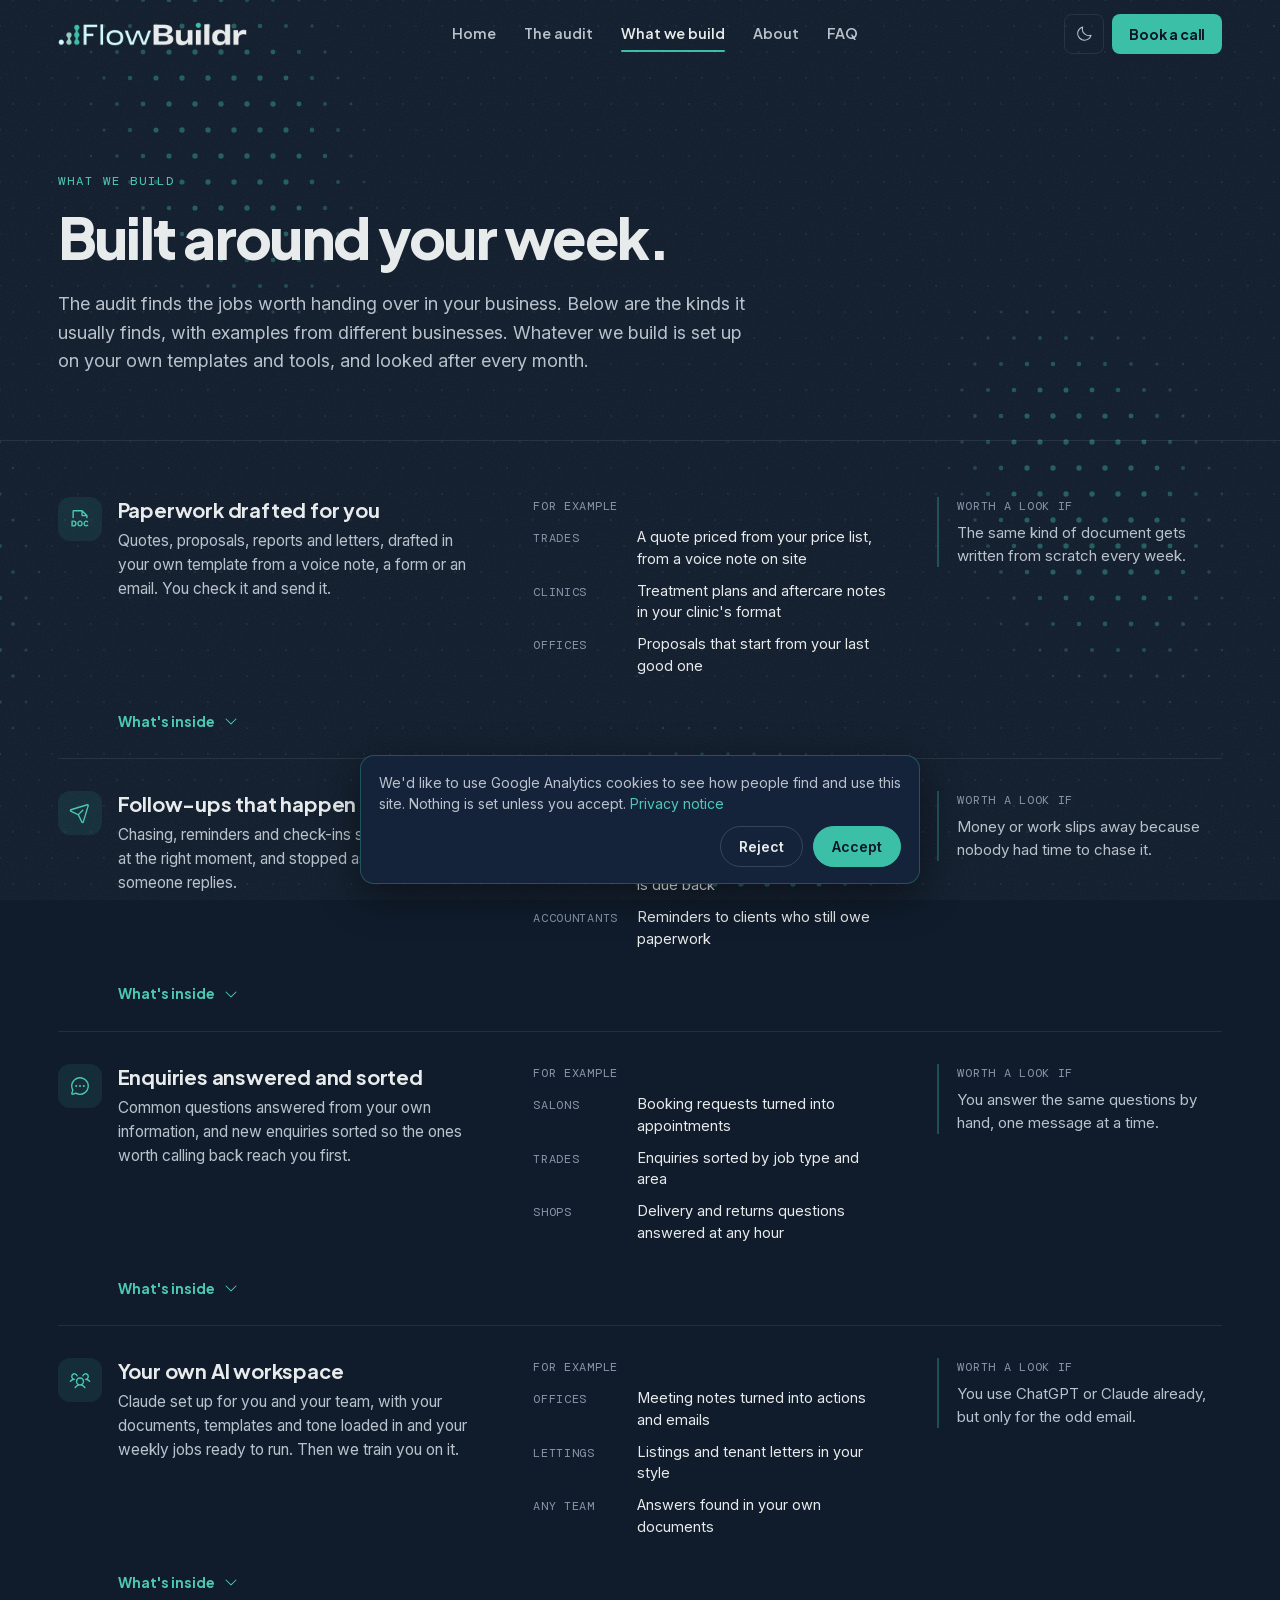
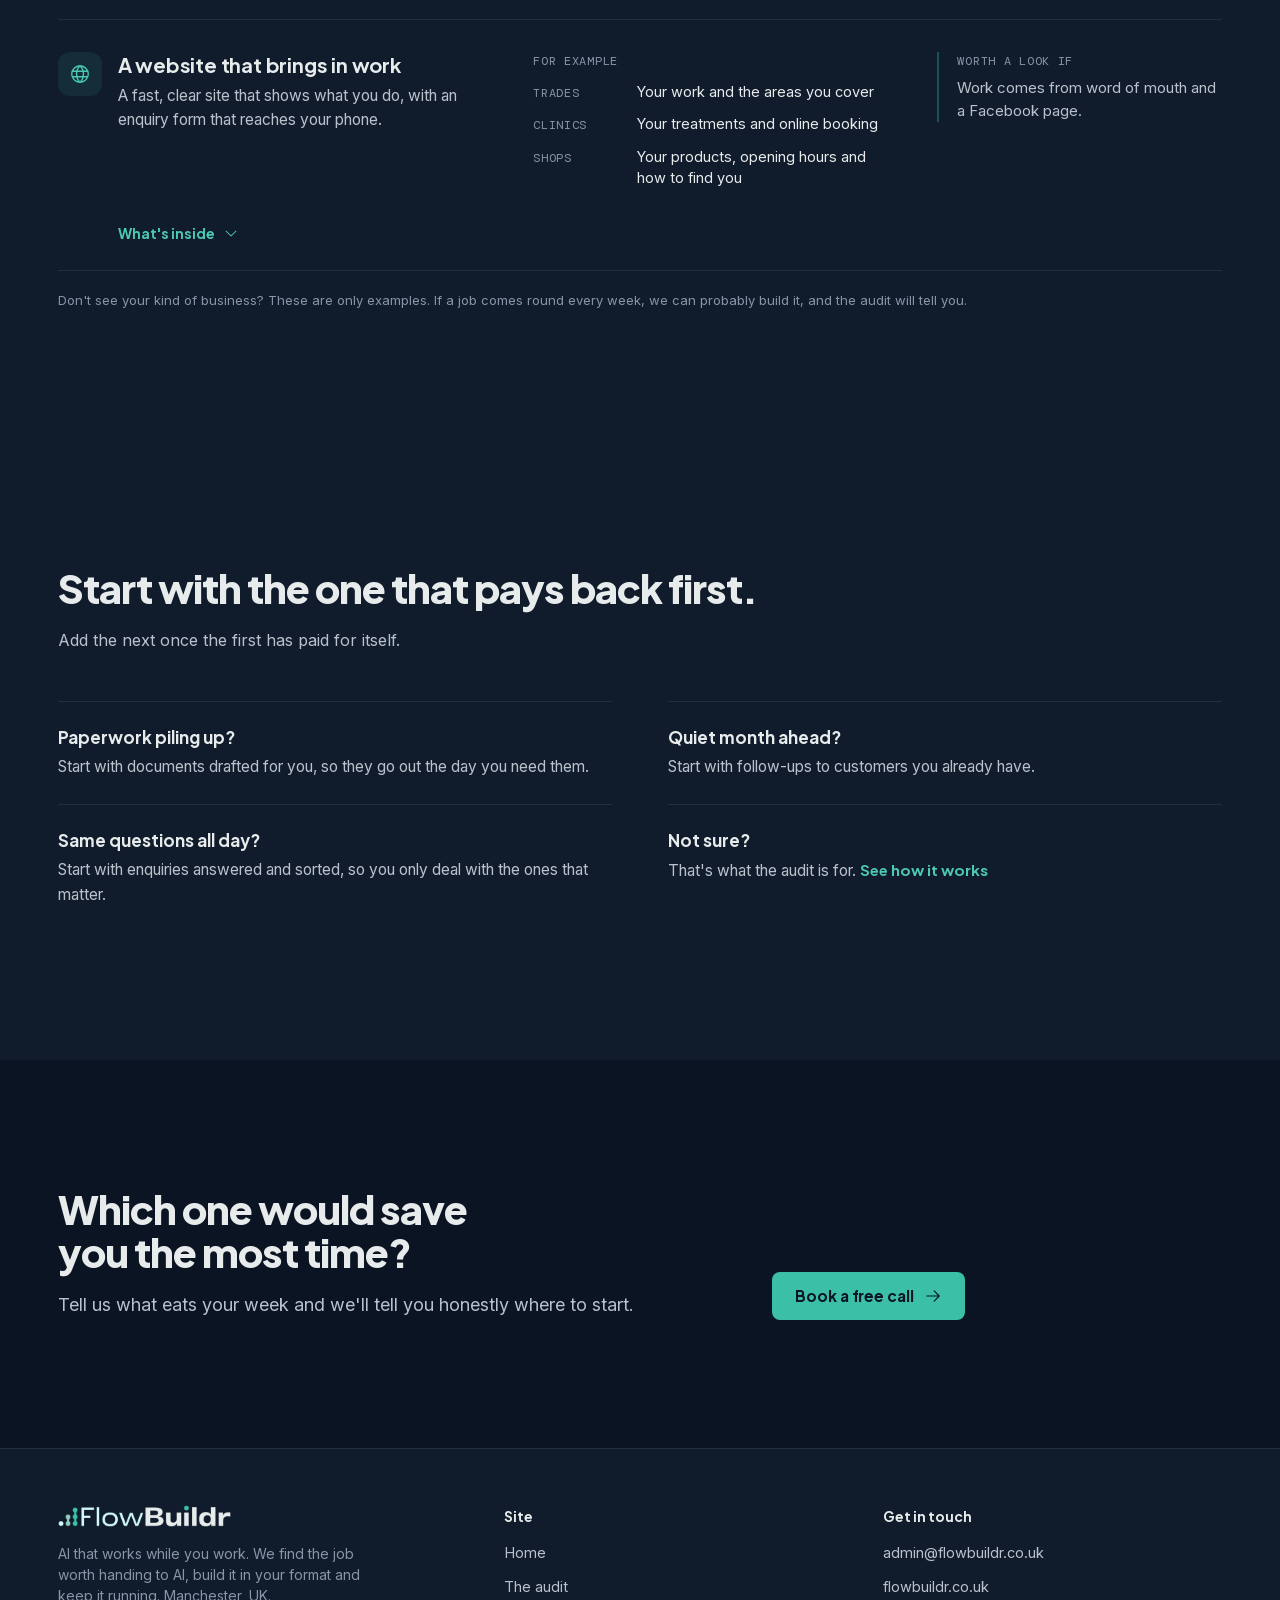
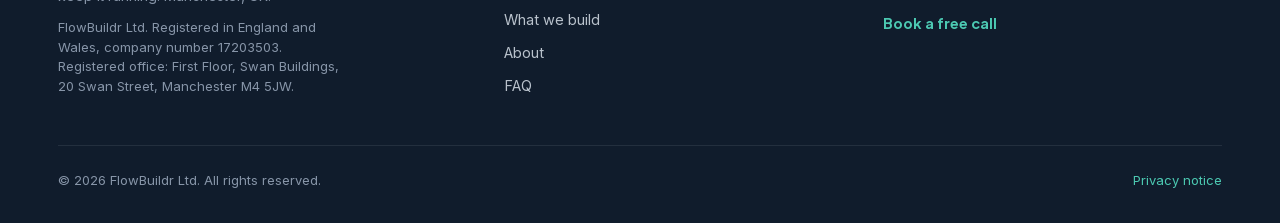
<file: services/index.html>
<!doctype html>
<html lang="en-GB">
<head>
<meta charset="utf-8">
<meta name="viewport" content="width=device-width, initial-scale=1, viewport-fit=cover">
<script>/* Old single-page links (/#faq) now live at real URLs */(function(){var h=location.hash.slice(1);if(/^(audit|services|about|faq|privacy)$/.test(h))location.replace("/"+h+"/");else if(h==="home")history.replaceState(null,"",location.pathname);})();</script>
<title>What we build | FlowBuildr</title>
<meta name="description" content="Paperwork drafted for you, follow-ups on time, enquiries answered and sorted, your own AI workspace and websites that bring in work. Built on your own templates and tools.">
<link rel="canonical" href="https://flowbuildr.co.uk/services/">
<link rel="icon" type="image/png" sizes="64x64" href="/favicon.png">
<link rel="apple-touch-icon" href="/apple-touch-icon.png">
<meta name="theme-color" content="#101C2C">
<meta property="og:type" content="website">
<meta property="og:site_name" content="FlowBuildr">
<meta property="og:title" content="What we build | FlowBuildr">
<meta property="og:description" content="Paperwork drafted for you, follow-ups on time, enquiries answered and sorted, your own AI workspace and websites that bring in work. Built on your own templates and tools.">
<meta property="og:url" content="https://flowbuildr.co.uk/services/">
<script type="application/ld+json">
{
 "@context": "https://schema.org",
 "@graph": [
  {
   "@type": [
    "Organization",
    "ProfessionalService"
   ],
   "@id": "https://flowbuildr.co.uk/#organization",
   "name": "FlowBuildr",
   "legalName": "FlowBuildr Ltd",
   "url": "https://flowbuildr.co.uk/",
   "logo": "https://flowbuildr.co.uk/assets/logo-dark.png",
   "image": "https://flowbuildr.co.uk/assets/logo-dark.png",
   "email": "admin@flowbuildr.co.uk",
   "description": "AI that works while you work. We find the job worth handing to AI, build it in your format and keep it running. Manchester, UK.",
   "identifier": {
    "@type": "PropertyValue",
    "propertyID": "Companies House company number",
    "value": "17203503"
   },
   "address": {
    "@type": "PostalAddress",
    "name": "Registered office",
    "streetAddress": "First Floor, Swan Buildings, 20 Swan Street",
    "addressLocality": "Manchester",
    "postalCode": "M4 5JW",
    "addressCountry": "GB"
   },
   "areaServed": [
    {
     "@type": "City",
     "name": "Manchester"
    },
    {
     "@type": "Country",
     "name": "United Kingdom"
    }
   ],
   "founder": [
    {
     "@type": "Person",
     "name": "Terrel Burton"
    },
    {
     "@type": "Person",
     "name": "Rheece Hemmings"
    }
   ]
  },
  {
   "@type": "WebSite",
   "@id": "https://flowbuildr.co.uk/#website",
   "url": "https://flowbuildr.co.uk/",
   "name": "FlowBuildr",
   "publisher": {
    "@id": "https://flowbuildr.co.uk/#organization"
   }
  },
  {
   "@type": "WebPage",
   "@id": "https://flowbuildr.co.uk/services/",
   "url": "https://flowbuildr.co.uk/services/",
   "name": "What we build | FlowBuildr",
   "description": "Paperwork drafted for you, follow-ups on time, enquiries answered and sorted, your own AI workspace and websites that bring in work. Built on your own templates and tools.",
   "isPartOf": {
    "@id": "https://flowbuildr.co.uk/#website"
   },
   "about": {
    "@id": "https://flowbuildr.co.uk/#organization"
   }
  },
  {
   "@type": "Service",
   "name": "The audit",
   "description": "One session at a fixed price. We go through your week, find the three uses that would save the most time, and put a fixed price on the first.",
   "provider": {
    "@id": "https://flowbuildr.co.uk/#organization"
   },
   "areaServed": [
    {
     "@type": "City",
     "name": "Manchester"
    },
    {
     "@type": "Country",
     "name": "United Kingdom"
    }
   ]
  },
  {
   "@type": "Service",
   "name": "The build",
   "description": "We build it from one of our modules, set it up on your templates and prices, and test it on your real jobs. You approve it before it goes live.",
   "provider": {
    "@id": "https://flowbuildr.co.uk/#organization"
   },
   "areaServed": [
    {
     "@type": "City",
     "name": "Manchester"
    },
    {
     "@type": "Country",
     "name": "United Kingdom"
    }
   ]
  },
  {
   "@type": "Service",
   "name": "We run it",
   "description": "Fixes and one small change a month. You get a short report on what it did, and a person to call.",
   "provider": {
    "@id": "https://flowbuildr.co.uk/#organization"
   },
   "areaServed": [
    {
     "@type": "City",
     "name": "Manchester"
    },
    {
     "@type": "Country",
     "name": "United Kingdom"
    }
   ]
  },
  {
   "@type": "Service",
   "name": "Paperwork drafted for you",
   "description": "Quotes, proposals, reports and letters, drafted in your own template from a voice note, a form or an email. You check it and send it.",
   "provider": {
    "@id": "https://flowbuildr.co.uk/#organization"
   },
   "areaServed": [
    {
     "@type": "City",
     "name": "Manchester"
    },
    {
     "@type": "Country",
     "name": "United Kingdom"
    }
   ]
  },
  {
   "@type": "Service",
   "name": "Follow-ups that happen on time",
   "description": "Chasing, reminders and check-ins sent in your voice at the right moment, and stopped as soon as someone replies.",
   "provider": {
    "@id": "https://flowbuildr.co.uk/#organization"
   },
   "areaServed": [
    {
     "@type": "City",
     "name": "Manchester"
    },
    {
     "@type": "Country",
     "name": "United Kingdom"
    }
   ]
  },
  {
   "@type": "Service",
   "name": "Enquiries answered and sorted",
   "description": "Common questions answered from your own information, and new enquiries sorted so the ones worth calling back reach you first.",
   "provider": {
    "@id": "https://flowbuildr.co.uk/#organization"
   },
   "areaServed": [
    {
     "@type": "City",
     "name": "Manchester"
    },
    {
     "@type": "Country",
     "name": "United Kingdom"
    }
   ]
  },
  {
   "@type": "Service",
   "name": "Your own AI workspace",
   "description": "Claude set up for you and your team, with your documents, templates and tone loaded in and your weekly jobs ready to run. Then we train you on it.",
   "provider": {
    "@id": "https://flowbuildr.co.uk/#organization"
   },
   "areaServed": [
    {
     "@type": "City",
     "name": "Manchester"
    },
    {
     "@type": "Country",
     "name": "United Kingdom"
    }
   ]
  },
  {
   "@type": "Service",
   "name": "A website that brings in work",
   "description": "A fast, clear site that shows what you do, with an enquiry form that reaches your phone.",
   "provider": {
    "@id": "https://flowbuildr.co.uk/#organization"
   },
   "areaServed": [
    {
     "@type": "City",
     "name": "Manchester"
    },
    {
     "@type": "Country",
     "name": "United Kingdom"
    }
   ]
  }
 ]
}
</script>
<!-- Google Analytics 4 with Consent Mode v2: everything denied until the visitor accepts -->
<script>
window.dataLayer=window.dataLayer||[];function gtag(){dataLayer.push(arguments);}
gtag('consent','default',{ad_storage:'denied',ad_user_data:'denied',ad_personalization:'denied',analytics_storage:'denied',functionality_storage:'denied',personalization_storage:'denied',security_storage:'granted',wait_for_update:500});
try{if(localStorage.getItem('fb_consent')==='granted')gtag('consent','update',{analytics_storage:'granted'});}catch(e){}
</script>
<script async src="https://www.googletagmanager.com/gtag/js?id=G-GZK0603EW1"></script>
<script>gtag('js',new Date());gtag('config','G-GZK0603EW1');</script>
<link rel="stylesheet" href="/assets/site.css?v=405114a5">
</head>
<body>
<svg width="0" height="0" style="position:absolute" aria-hidden="true" focusable="false"><defs><symbol id="i-address-book" viewBox="0 0 256 256"><path d="M83.19,174.4a8,8,0,0,0,11.21-1.6,52,52,0,0,1,83.2,0,8,8,0,1,0,12.8-9.6A67.88,67.88,0,0,0,163,141.51a40,40,0,1,0-53.94,0A67.88,67.88,0,0,0,81.6,163.2,8,8,0,0,0,83.19,174.4ZM112,112a24,24,0,1,1,24,24A24,24,0,0,1,112,112Zm96-88H64A16,16,0,0,0,48,40V64H32a8,8,0,0,0,0,16H48v40H32a8,8,0,0,0,0,16H48v40H32a8,8,0,0,0,0,16H48v24a16,16,0,0,0,16,16H208a16,16,0,0,0,16-16V40A16,16,0,0,0,208,24Zm0,192H64V40H208Z"/></symbol><symbol id="i-arrow-right" viewBox="0 0 256 256"><path d="M221.66,133.66l-72,72a8,8,0,0,1-11.32-11.32L196.69,136H40a8,8,0,0,1,0-16H196.69L138.34,61.66a8,8,0,0,1,11.32-11.32l72,72A8,8,0,0,1,221.66,133.66Z"/></symbol><symbol id="i-caret-down" viewBox="0 0 256 256"><path d="M213.66,101.66l-80,80a8,8,0,0,1-11.32,0l-80-80A8,8,0,0,1,53.66,90.34L128,164.69l74.34-74.35a8,8,0,0,1,11.32,11.32Z"/></symbol><symbol id="i-chat-circle-dots" viewBox="0 0 256 256"><path d="M140,128a12,12,0,1,1-12-12A12,12,0,0,1,140,128ZM84,116a12,12,0,1,0,12,12A12,12,0,0,0,84,116Zm88,0a12,12,0,1,0,12,12A12,12,0,0,0,172,116Zm60,12A104,104,0,0,1,79.12,219.82L45.07,231.17a16,16,0,0,1-20.24-20.24l11.35-34.05A104,104,0,1,1,232,128Zm-16,0A88,88,0,1,0,51.81,172.06a8,8,0,0,1,.66,6.54L40,216,77.4,203.53a7.85,7.85,0,0,1,2.53-.42,8,8,0,0,1,4,1.08A88,88,0,0,0,216,128Z"/></symbol><symbol id="i-check" viewBox="0 0 256 256"><path d="M229.66,77.66l-128,128a8,8,0,0,1-11.32,0l-56-56a8,8,0,0,1,11.32-11.32L96,188.69,218.34,66.34a8,8,0,0,1,11.32,11.32Z"/></symbol><symbol id="i-check-circle" viewBox="0 0 256 256"><path d="M173.66,98.34a8,8,0,0,1,0,11.32l-56,56a8,8,0,0,1-11.32,0l-24-24a8,8,0,0,1,11.32-11.32L112,148.69l50.34-50.35A8,8,0,0,1,173.66,98.34ZM232,128A104,104,0,1,1,128,24,104.11,104.11,0,0,1,232,128Zm-16,0a88,88,0,1,0-88,88A88.1,88.1,0,0,0,216,128Z"/></symbol><symbol id="i-clock-countdown" viewBox="0 0 256 256"><path d="M232,136.66A104.12,104.12,0,1,1,119.34,24,8,8,0,0,1,120.66,40,88.12,88.12,0,1,0,216,135.34,8,8,0,0,1,232,136.66ZM120,72v56a8,8,0,0,0,8,8h56a8,8,0,0,0,0-16H136V72a8,8,0,0,0-16,0Zm40-24a12,12,0,1,0-12-12A12,12,0,0,0,160,48Zm36,24a12,12,0,1,0-12-12A12,12,0,0,0,196,72Zm24,36a12,12,0,1,0-12-12A12,12,0,0,0,220,108Z"/></symbol><symbol id="i-cloud-check" viewBox="0 0 256 256"><path d="M160,40A88.09,88.09,0,0,0,81.29,88.67,64,64,0,1,0,72,216h88a88,88,0,0,0,0-176Zm0,160H72a48,48,0,0,1,0-96c1.1,0,2.2,0,3.29.11A88,88,0,0,0,72,128a8,8,0,0,0,16,0,72,72,0,1,1,72,72Zm37.66-93.66a8,8,0,0,1,0,11.32l-48,48a8,8,0,0,1-11.32,0l-24-24a8,8,0,0,1,11.32-11.32L144,148.69l42.34-42.35A8,8,0,0,1,197.66,106.34Z"/></symbol><symbol id="i-door-open" viewBox="0 0 256 256"><path d="M232,216H208V40a16,16,0,0,0-16-16H64A16,16,0,0,0,48,40V216H24a8,8,0,0,0,0,16H232a8,8,0,0,0,0-16Zm-40,0H176V40h16ZM64,40h96V216H64Zm80,92a12,12,0,1,1-12-12A12,12,0,0,1,144,132Z"/></symbol><symbol id="i-file-doc" viewBox="0 0 256 256"><path d="M52,144H36a8,8,0,0,0-8,8v56a8,8,0,0,0,8,8H52a36,36,0,0,0,0-72Zm0,56H44V160h8a20,20,0,0,1,0,40Zm169.53-4.91a8,8,0,0,1,.25,11.31A30.06,30.06,0,0,1,200,216c-17.65,0-32-16.15-32-36s14.35-36,32-36a30.06,30.06,0,0,1,21.78,9.6,8,8,0,0,1-11.56,11.06A14.24,14.24,0,0,0,200,160c-8.82,0-16,9-16,20s7.18,20,16,20a14.24,14.24,0,0,0,10.22-4.66A8,8,0,0,1,221.53,195.09ZM128,144c-17.65,0-32,16.15-32,36s14.35,36,32,36,32-16.15,32-36S145.65,144,128,144Zm0,56c-8.82,0-16-9-16-20s7.18-20,16-20,16,9,16,20S136.82,200,128,200ZM48,120a8,8,0,0,0,8-8V40h88V88a8,8,0,0,0,8,8h48v16a8,8,0,0,0,16,0V88a8,8,0,0,0-2.34-5.66l-56-56A8,8,0,0,0,152,24H56A16,16,0,0,0,40,40v72A8,8,0,0,0,48,120ZM160,51.31,188.69,80H160Z"/></symbol><symbol id="i-file-text" viewBox="0 0 256 256"><path d="M213.66,82.34l-56-56A8,8,0,0,0,152,24H56A16,16,0,0,0,40,40V216a16,16,0,0,0,16,16H200a16,16,0,0,0,16-16V88A8,8,0,0,0,213.66,82.34ZM160,51.31,188.69,80H160ZM200,216H56V40h88V88a8,8,0,0,0,8,8h48V216Zm-32-80a8,8,0,0,1-8,8H96a8,8,0,0,1,0-16h64A8,8,0,0,1,168,136Zm0,32a8,8,0,0,1-8,8H96a8,8,0,0,1,0-16h64A8,8,0,0,1,168,168Z"/></symbol><symbol id="i-globe" viewBox="0 0 256 256"><path d="M128,24h0A104,104,0,1,0,232,128,104.12,104.12,0,0,0,128,24Zm88,104a87.61,87.61,0,0,1-3.33,24H174.16a157.44,157.44,0,0,0,0-48h38.51A87.61,87.61,0,0,1,216,128ZM102,168H154a115.11,115.11,0,0,1-26,45A115.27,115.27,0,0,1,102,168Zm-3.9-16a140.84,140.84,0,0,1,0-48h59.88a140.84,140.84,0,0,1,0,48ZM40,128a87.61,87.61,0,0,1,3.33-24H81.84a157.44,157.44,0,0,0,0,48H43.33A87.61,87.61,0,0,1,40,128ZM154,88H102a115.11,115.11,0,0,1,26-45A115.27,115.27,0,0,1,154,88Zm52.33,0H170.71a135.28,135.28,0,0,0-22.3-45.6A88.29,88.29,0,0,1,206.37,88ZM107.59,42.4A135.28,135.28,0,0,0,85.29,88H49.63A88.29,88.29,0,0,1,107.59,42.4ZM49.63,168H85.29a135.28,135.28,0,0,0,22.3,45.6A88.29,88.29,0,0,1,49.63,168Zm98.78,45.6a135.28,135.28,0,0,0,22.3-45.6h35.66A88.29,88.29,0,0,1,148.41,213.6Z"/></symbol><symbol id="i-hand-coins" viewBox="0 0 256 256"><path d="M230.33,141.06a24.43,24.43,0,0,0-21.24-4.23l-41.84,9.62A28,28,0,0,0,140,112H89.94a31.82,31.82,0,0,0-22.63,9.37L44.69,144H16A16,16,0,0,0,0,160v40a16,16,0,0,0,16,16H120a7.93,7.93,0,0,0,1.94-.24l64-16a6.94,6.94,0,0,0,1.19-.4L226,182.82l.44-.2a24.6,24.6,0,0,0,3.93-41.56ZM16,160H40v40H16Zm203.43,8.21-38,16.18L119,200H56V155.31l22.63-22.62A15.86,15.86,0,0,1,89.94,128H140a12,12,0,0,1,0,24H112a8,8,0,0,0,0,16h32a8.32,8.32,0,0,0,1.79-.2l67-15.41.31-.08a8.6,8.6,0,0,1,6.3,15.9ZM164,96a36,36,0,0,0,5.9-.48,36,36,0,1,0,28.22-47A36,36,0,1,0,164,96Zm60-12a20,20,0,1,1-20-20A20,20,0,0,1,224,84ZM164,40a20,20,0,0,1,19.25,14.61,36,36,0,0,0-15,24.93A20.42,20.42,0,0,1,164,80a20,20,0,0,1,0-40Z"/></symbol><symbol id="i-list" viewBox="0 0 256 256"><path d="M224,128a8,8,0,0,1-8,8H40a8,8,0,0,1,0-16H216A8,8,0,0,1,224,128ZM40,72H216a8,8,0,0,0,0-16H40a8,8,0,0,0,0,16ZM216,184H40a8,8,0,0,0,0,16H216a8,8,0,0,0,0-16Z"/></symbol><symbol id="i-list-checks" viewBox="0 0 256 256"><path d="M224,128a8,8,0,0,1-8,8H128a8,8,0,0,1,0-16h88A8,8,0,0,1,224,128ZM128,72h88a8,8,0,0,0,0-16H128a8,8,0,0,0,0,16Zm88,112H128a8,8,0,0,0,0,16h88a8,8,0,0,0,0-16ZM82.34,42.34,56,68.69,45.66,58.34A8,8,0,0,0,34.34,69.66l16,16a8,8,0,0,0,11.32,0l32-32A8,8,0,0,0,82.34,42.34Zm0,64L56,132.69,45.66,122.34a8,8,0,0,0-11.32,11.32l16,16a8,8,0,0,0,11.32,0l32-32a8,8,0,0,0-11.32-11.32Zm0,64L56,196.69,45.66,186.34a8,8,0,0,0-11.32,11.32l16,16a8,8,0,0,0,11.32,0l32-32a8,8,0,0,0-11.32-11.32Z"/></symbol><symbol id="i-magnifying-glass" viewBox="0 0 256 256"><path d="M229.66,218.34l-50.07-50.06a88.11,88.11,0,1,0-11.31,11.31l50.06,50.07a8,8,0,0,0,11.32-11.32ZM40,112a72,72,0,1,1,72,72A72.08,72.08,0,0,1,40,112Z"/></symbol><symbol id="i-microphone" viewBox="0 0 256 256"><path d="M128,176a48.05,48.05,0,0,0,48-48V64a48,48,0,0,0-96,0v64A48.05,48.05,0,0,0,128,176ZM96,64a32,32,0,0,1,64,0v64a32,32,0,0,1-64,0Zm40,143.6V240a8,8,0,0,1-16,0V207.6A80.11,80.11,0,0,1,48,128a8,8,0,0,1,16,0,64,64,0,0,0,128,0,8,8,0,0,1,16,0A80.11,80.11,0,0,1,136,207.6Z"/></symbol><symbol id="i-moon" viewBox="0 0 256 256"><path d="M233.54,142.23a8,8,0,0,0-8-2,88.08,88.08,0,0,1-109.8-109.8,8,8,0,0,0-10-10,104.84,104.84,0,0,0-52.91,37A104,104,0,0,0,136,224a103.09,103.09,0,0,0,62.52-20.88,104.84,104.84,0,0,0,37-52.91A8,8,0,0,0,233.54,142.23ZM188.9,190.34A88,88,0,0,1,65.66,67.11a89,89,0,0,1,31.4-26A106,106,0,0,0,96,56,104.11,104.11,0,0,0,200,160a106,106,0,0,0,14.92-1.06A89,89,0,0,1,188.9,190.34Z"/></symbol><symbol id="i-note-pencil" viewBox="0 0 256 256"><path d="M229.66,58.34l-32-32a8,8,0,0,0-11.32,0l-96,96A8,8,0,0,0,88,128v32a8,8,0,0,0,8,8h32a8,8,0,0,0,5.66-2.34l96-96A8,8,0,0,0,229.66,58.34ZM124.69,152H104V131.31l64-64L188.69,88ZM200,76.69,179.31,56,192,43.31,212.69,64ZM224,128v80a16,16,0,0,1-16,16H48a16,16,0,0,1-16-16V48A16,16,0,0,1,48,32h80a8,8,0,0,1,0,16H48V208H208V128a8,8,0,0,1,16,0Z"/></symbol><symbol id="i-paper-plane-tilt" viewBox="0 0 256 256"><path d="M227.32,28.68a16,16,0,0,0-15.66-4.08l-.15,0L19.57,82.84a16,16,0,0,0-2.49,29.8L102,154l41.3,84.87A15.86,15.86,0,0,0,157.74,248q.69,0,1.38-.06a15.88,15.88,0,0,0,14-11.51l58.2-191.94c0-.05,0-.1,0-.15A16,16,0,0,0,227.32,28.68ZM157.83,231.85l-.05.14,0-.07-40.06-82.3,48-48a8,8,0,0,0-11.31-11.31l-48,48L24.08,98.25l-.07,0,.14,0L216,40Z"/></symbol><symbol id="i-plus" viewBox="0 0 256 256"><path d="M224,128a8,8,0,0,1-8,8H136v80a8,8,0,0,1-16,0V136H40a8,8,0,0,1,0-16h80V40a8,8,0,0,1,16,0v80h80A8,8,0,0,1,224,128Z"/></symbol><symbol id="i-receipt" viewBox="0 0 256 256"><path d="M72,104a8,8,0,0,1,8-8h96a8,8,0,0,1,0,16H80A8,8,0,0,1,72,104Zm8,40h96a8,8,0,0,0,0-16H80a8,8,0,0,0,0,16ZM232,56V208a8,8,0,0,1-11.58,7.15L192,200.94l-28.42,14.21a8,8,0,0,1-7.16,0L128,200.94,99.58,215.15a8,8,0,0,1-7.16,0L64,200.94,35.58,215.15A8,8,0,0,1,24,208V56A16,16,0,0,1,40,40H216A16,16,0,0,1,232,56Zm-16,0H40V195.06l20.42-10.22a8,8,0,0,1,7.16,0L96,199.06l28.42-14.22a8,8,0,0,1,7.16,0L160,199.06l28.42-14.22a8,8,0,0,1,7.16,0L216,195.06Z"/></symbol><symbol id="i-sun" viewBox="0 0 256 256"><path d="M120,40V16a8,8,0,0,1,16,0V40a8,8,0,0,1-16,0Zm72,88a64,64,0,1,1-64-64A64.07,64.07,0,0,1,192,128Zm-16,0a48,48,0,1,0-48,48A48.05,48.05,0,0,0,176,128ZM58.34,69.66A8,8,0,0,0,69.66,58.34l-16-16A8,8,0,0,0,42.34,53.66Zm0,116.68-16,16a8,8,0,0,0,11.32,11.32l16-16a8,8,0,0,0-11.32-11.32ZM192,72a8,8,0,0,0,5.66-2.34l16-16a8,8,0,0,0-11.32-11.32l-16,16A8,8,0,0,0,192,72Zm5.66,114.34a8,8,0,0,0-11.32,11.32l16,16a8,8,0,0,0,11.32-11.32ZM48,128a8,8,0,0,0-8-8H16a8,8,0,0,0,0,16H40A8,8,0,0,0,48,128Zm80,80a8,8,0,0,0-8,8v24a8,8,0,0,0,16,0V216A8,8,0,0,0,128,208Zm112-88H216a8,8,0,0,0,0,16h24a8,8,0,0,0,0-16Z"/></symbol><symbol id="i-user-minus" viewBox="0 0 256 256"><path d="M256,136a8,8,0,0,1-8,8H200a8,8,0,0,1,0-16h48A8,8,0,0,1,256,136Zm-57.87,58.85a8,8,0,0,1-12.26,10.3C165.75,181.19,138.09,168,108,168s-57.75,13.19-77.87,37.15a8,8,0,0,1-12.25-10.3c14.94-17.78,33.52-30.41,54.17-37.17a68,68,0,1,1,71.9,0C164.6,164.44,183.18,177.07,198.13,194.85ZM108,152a52,52,0,1,0-52-52A52.06,52.06,0,0,0,108,152Z"/></symbol><symbol id="i-users-three" viewBox="0 0 256 256"><path d="M244.8,150.4a8,8,0,0,1-11.2-1.6A51.6,51.6,0,0,0,192,128a8,8,0,0,1-7.37-4.89,8,8,0,0,1,0-6.22A8,8,0,0,1,192,112a24,24,0,1,0-23.24-30,8,8,0,1,1-15.5-4A40,40,0,1,1,219,117.51a67.94,67.94,0,0,1,27.43,21.68A8,8,0,0,1,244.8,150.4ZM190.92,212a8,8,0,1,1-13.84,8,57,57,0,0,0-98.16,0,8,8,0,1,1-13.84-8,72.06,72.06,0,0,1,33.74-29.92,48,48,0,1,1,58.36,0A72.06,72.06,0,0,1,190.92,212ZM128,176a32,32,0,1,0-32-32A32,32,0,0,0,128,176ZM72,120a8,8,0,0,0-8-8A24,24,0,1,1,87.24,82a8,8,0,1,0,15.5-4A40,40,0,1,0,37,117.51,67.94,67.94,0,0,0,9.6,139.19a8,8,0,1,0,12.8,9.61A51.6,51.6,0,0,1,64,128,8,8,0,0,0,72,120Z"/></symbol><symbol id="i-wrench" viewBox="0 0 256 256"><path d="M226.76,69a8,8,0,0,0-12.84-2.88l-40.3,37.19-17.23-3.7-3.7-17.23,37.19-40.3A8,8,0,0,0,187,29.24,72,72,0,0,0,88,96,72.34,72.34,0,0,0,94,124.94L33.79,177c-.15.12-.29.26-.43.39a32,32,0,0,0,45.26,45.26c.13-.13.27-.28.39-.42L131.06,162A72,72,0,0,0,232,96,71.56,71.56,0,0,0,226.76,69ZM160,152a56.14,56.14,0,0,1-27.07-7,8,8,0,0,0-9.92,1.77L67.11,211.51a16,16,0,0,1-22.62-22.62L109.18,133a8,8,0,0,0,1.77-9.93,56,56,0,0,1,58.36-82.31l-31.2,33.81a8,8,0,0,0-1.94,7.1L141.83,108a8,8,0,0,0,6.14,6.14l26.35,5.66a8,8,0,0,0,7.1-1.94l33.81-31.2A56.06,56.06,0,0,1,160,152Z"/></symbol><symbol id="i-x" viewBox="0 0 256 256"><path d="M205.66,194.34a8,8,0,0,1-11.32,11.32L128,139.31,61.66,205.66a8,8,0,0,1-11.32-11.32L116.69,128,50.34,61.66A8,8,0,0,1,61.66,50.34L128,116.69l66.34-66.35a8,8,0,0,1,11.32,11.32L139.31,128Z"/></symbol></defs></svg>
<div class="bg-layer" aria-hidden="true"><canvas id="flow"></canvas></div>
<div class="site">
<header class="site-head" id="top">
  <div class="wrap head-row">
    <a class="brand" href="/" data-go="home" aria-label="FlowBuildr home">
      <img class="logo-dark" src="/assets/logo-dark.png" alt="FlowBuildr" width="189" height="24">
      <img class="logo-light" src="/assets/logo-light.png" alt="FlowBuildr" width="189" height="24">
    </a>
    <nav class="nav" aria-label="Main">
      <a href="/" data-go="home">Home</a>
      <a href="/audit/" data-go="audit">The audit</a>
      <a href="/services/" data-go="services">What we build</a>
      <a href="/about/" data-go="about">About</a>
      <a href="/faq/" data-go="faq">FAQ</a>
    </nav>
    <div class="head-actions">
      <button class="icon-btn" type="button" id="theme-btn" aria-label="Switch to light theme">
        <svg class="i t-moon" aria-hidden="true"><use href="#i-moon"/></svg>
        <svg class="i t-sun" aria-hidden="true"><use href="#i-sun"/></svg>
      </button>
      <button class="btn btn-primary btn-sm head-cta" type="button" data-book>Book a call</button>
      <button class="icon-btn menu-btn" type="button" id="menu-btn" aria-expanded="false" aria-controls="mobile-nav" aria-label="Open menu">
        <svg class="i" aria-hidden="true"><use href="#i-list"/></svg>
      </button>
    </div>
    <nav class="mobile-nav" id="mobile-nav" aria-label="Main">
      <a href="/" data-go="home">Home</a>
      <a href="/audit/" data-go="audit">The audit</a>
      <a href="/services/" data-go="services">What we build</a>
      <a href="/about/" data-go="about">About</a>
      <a href="/faq/" data-go="faq">FAQ</a>
      <div style="padding:8px 6px 6px"><button class="btn btn-primary" type="button" data-book style="width:100%">Book a free call</button></div>
    </nav>
  </div>
</header>

<main id="main" tabindex="-1">

<!-- ============ WHAT WE BUILD ============ -->
<div data-view="services">
  <section class="page-hero">
    <div class="wrap">
      <span class="eyebrow">What we build</span>
      <h1 class="h1" style="max-width:18ch">Built around your week.</h1>
      <p class="lede">The audit finds the jobs worth handing over in your business. Below are the kinds it usually finds, with examples from different businesses. Whatever we build is set up on your own templates and tools, and looked after every month.</p>
    </div>
  </section>

  <section class="section" style="padding-top:24px">
    <div class="wrap">
      <div class="mods" id="svc-mods" style="margin-top:0;border-top:0"></div>
      <p class="note foot-note">Don't see your kind of business? These are only examples. If a job comes round every week, we can probably build it, and the audit will tell you.</p>
    </div>
  </section>

  

  <section class="section" aria-labelledby="start-h">
    <div class="wrap">
      <div class="sec-head">
        <h2 class="h2" id="start-h">Start with the one that pays back first.</h2>
        <p class="body">Add the next once the first has paid for itself.</p>
      </div>
      <div class="pairs">
        <div><h3 class="h4">Paperwork piling up?</h3><p>Start with documents drafted for you, so they go out the day you need them.</p></div>
        <div><h3 class="h4">Quiet month ahead?</h3><p>Start with follow-ups to customers you already have.</p></div>
        <div><h3 class="h4">Same questions all day?</h3><p>Start with enquiries answered and sorted, so you only deal with the ones that matter.</p></div>
        <div><h3 class="h4">Not sure?</h3><p>That's what the audit is for. <button class="link" type="button" data-go="audit" style="font-size:15px">See how it works</button></p></div>
      </div>
    </div>
  </section>

  <section class="section band" aria-labelledby="svc-close-h">
    <div class="wrap closer">
      <div>
        <h2 class="h2" id="svc-close-h">Which one would save you the most time?</h2>
        <p class="lede" style="margin-top:18px">Tell us what eats your week and we'll tell you honestly where to start.</p>
      </div>
      <div class="actions"><button class="btn btn-primary" type="button" data-book>Book a free call<svg class="i" aria-hidden="true"><use href="#i-arrow-right"/></svg></button></div>
    </div>
  </section>
</div>
</main>

<footer class="site-foot">
  <div class="wrap">
    <div class="foot-top">
      <div>
        <img class="logo-dark" src="/assets/logo-dark.png" alt="FlowBuildr" width="173" height="22">
        <img class="logo-light" src="/assets/logo-light.png" alt="FlowBuildr" width="173" height="22">
        <p class="small">AI that works while you work. We find the job worth handing to AI, build it in your format and keep it running. Manchester, UK.</p>
        <p class="small foot-co" style="margin-top:12px;font-size:13px">FlowBuildr Ltd. Registered in England and Wales, company number 17203503. Registered office: First Floor, Swan Buildings, 20 Swan Street, Manchester M4&nbsp;5JW.</p>
      </div>
      <div>
        <h2>Site</h2>
        <div class="foot-links">
          <a href="/" data-go="home">Home</a>
          <a href="/audit/" data-go="audit">The audit</a>
          <a href="/services/" data-go="services">What we build</a>
          <a href="/about/" data-go="about">About</a>
          <a href="/faq/" data-go="faq">FAQ</a>
        </div>
      </div>
      <div>
        <h2>Get in touch</h2>
        <div class="foot-links">
          <a href="mailto:admin@flowbuildr.co.uk">admin@flowbuildr.co.uk</a>
          <a href="https://flowbuildr.co.uk/">flowbuildr.co.uk</a>
          <button class="link" type="button" data-book style="font-size:14.5px;margin-top:4px">Book a free call</button>
        </div>
      </div>
    </div>
    <div class="foot-base">
      <span>&copy; 2026 FlowBuildr Ltd. All rights reserved.</span>
      <a href="/privacy/" data-go="privacy">Privacy notice</a>
    </div>
  </div>
</footer>
</div>

<dialog class="book" id="book" aria-labelledby="book-h">
  <div class="dlg">
    <button class="icon-btn close" type="button" data-close aria-label="Close"><svg class="i" aria-hidden="true"><use href="#i-x"/></svg></button>
    <div id="book-form-wrap">
      <h2 class="h2" id="book-h">Book a free 15-minute call.</h2>
      <p class="body">Tell us a little about the business. We'll reply within one working day to find a time.</p>
      <form class="form" id="book-form" novalidate>
        <div class="visually-hidden" aria-hidden="true" style="position:absolute;left:-10000px;top:auto;width:1px;height:1px;overflow:hidden;">
          <label for="b-company-website">Company website</label>
          <input id="b-company-website" name="company_website" type="text" value="" tabindex="-1" autocomplete="off">
        </div>
        <div class="two">
          <div class="field"><label for="b-first">First name</label><input class="input" id="b-first" name="first" autocomplete="given-name" required aria-describedby="b-first-err"><span class="err" id="b-first-err"></span></div>
          <div class="field"><label for="b-last">Surname</label><input class="input" id="b-last" name="last" autocomplete="family-name" required aria-describedby="b-last-err"><span class="err" id="b-last-err"></span></div>
        </div>
        <div class="field"><label for="b-email">Email</label><input class="input" id="b-email" name="email" type="email" autocomplete="email" placeholder="you@yourbusiness.co.uk" required aria-describedby="b-email-err"><span class="err" id="b-email-err"></span></div>
        <div class="field"><label for="b-phone">Phone</label><input class="input" id="b-phone" name="phone" type="tel" autocomplete="tel" placeholder="07700 900000" required aria-describedby="b-phone-err"><span class="err" id="b-phone-err"></span></div>
        <div class="field"><label for="b-business">Business name</label><input class="input" id="b-business" name="business" autocomplete="organization" required aria-describedby="b-business-err"><span class="err" id="b-business-err"></span></div>
        <div class="field"><label for="b-week">What eats most of your week? <span>(optional)</span></label><textarea class="input" id="b-week" name="week" rows="3" placeholder="Quotes, invoices, chasing payment, emails"></textarea></div>
        <button class="btn btn-primary" type="submit">Request a call</button>
        <p class="note">No spam, no obligation. One reply, within a working day. <a href="/privacy/" data-go="privacy" data-close style="color:var(--accent-text)">How we use your details</a>.</p>
      </form>
    </div>
    <div class="sent" id="book-sent" hidden>
      <span class="seal"><svg class="i" aria-hidden="true"><use href="#i-check"/></svg></span>
      <h2 class="h2">Request received.</h2>
      <p class="body">We'll be in touch within one working day to find a time for your call.</p>
      <p class="note">Not heard from us by then? Email <a href="mailto:admin@flowbuildr.co.uk">admin@flowbuildr.co.uk</a>.</p>
      <button class="btn btn-quiet" type="button" data-close style="margin-top:24px">Close</button>
    </div>
  </div>
</dialog>

<script defer src="/assets/site.js?v=405114a5"></script>

<!-- Cookie consent (UK PECR): analytics cookies only after Accept -->
<div class="cc" id="cookie-consent" role="region" aria-label="Cookie consent" hidden>
  <p>We'd like to use Google Analytics cookies to see how people find and use this site. Nothing is set unless you accept. <a href="/privacy/" data-go="privacy">Privacy notice</a></p>
  <div class="cc-row"><button type="button" class="cc-no" data-consent="denied">Reject</button><button type="button" class="cc-yes" data-consent="granted">Accept</button></div>
</div>
<script defer src="/assets/consent.js?v=405114a5"></script>
</body>
</html>
</file>
<file: assets/site.css>
[hidden]{display:none!important} img{max-width:100%}
.legal .h4{margin-top:28px}
.legal p{margin-top:12px;color:var(--text-2)}
.legal a,.foot-base a{color:var(--accent-text)}
.ex-label{display:block;margin-bottom:10px;font-family:var(--ff-mono);font-size:12px;letter-spacing:.06em;text-transform:uppercase;color:var(--text-3)}
.spec.ex-list>div{grid-template-columns:92px minmax(0,1fr)}
.spec.ex-list>div:nth-child(2) dd{color:var(--text)}
.slot .chip-b{z-index:0}
.slot .chip-b::before{z-index:-1}
@font-face{font-family:'DM Mono';font-style:normal;font-weight:400;font-display:swap;src:url([data-uri]) format('woff2')}
@font-face{font-family:'DM Mono';font-style:normal;font-weight:500;font-display:swap;src:url([data-uri]) format('woff2')}
@font-face{font-family:'Inter';font-style:normal;font-weight:300 700;font-display:swap;src:url([data-uri]) format('woff2')}
@font-face{font-family:'Plus Jakarta Sans';font-style:normal;font-weight:400 800;font-display:swap;src:url([data-uri]) format('woff2')}
@font-face{font-family:'Plus Jakarta Sans';font-style:italic;font-weight:400 700;font-display:swap;src:url([data-uri]) format('woff2')}

:root{
  color-scheme:dark;
  --teal:#3BBFA7; --teal-mid:#309480; --teal-deep:#006854; --teal-pale:#D1FBFB;
  --bg:#101C2C; --bg-2:#0B1523; --panel:#15233A; --panel-2:#1A2A43;
  --line:rgba(232,235,235,.09); --line-2:rgba(232,235,235,.16); --line-accent:rgba(59,191,167,.32);
  --text:#E8EBEB; --text-2:#B9C2CC; --text-3:#8795A8;
  --accent:#3BBFA7; --accent-hover:#5FD0BB; --accent-ink:#0B1523; --accent-text:#4CC9B2; --accent-soft:rgba(59,191,167,.11);
  --warn:#E8B75E; --warn-soft:rgba(232,183,94,.09); --warn-line:rgba(232,183,94,.42);
  --paper:#FBFAF7; --paper-2:#F2EFE8; --paper-ink:#1E2A3B; --paper-ink-2:#46546B; --paper-mute:#6B7588; --paper-line:#E3DFD6;
  --paper-accent:#006854; --paper-bar:#309480; --paper-bar-2:#C3CCD6;
  --shadow-panel:0 1px 0 rgba(255,255,255,.04) inset,0 24px 48px -24px rgba(3,8,15,.8);
  --shadow-dialog:0 32px 80px -16px rgba(3,8,15,.75);
  --shadow-paper:0 40px 70px -34px rgba(2,6,12,.9),0 2px 0 rgba(255,255,255,.06);
  --backdrop:rgba(5,10,18,.66);
  --nav-bg:rgba(16,28,44,.86);
  --sel:rgba(59,191,167,.32);
  --spot-edge:rgba(95,208,187,.75); --spot-fill:rgba(59,191,167,.07);
  --bg-2-a:rgba(9,17,29,.62); --grain-o:.07;
  --ff-display:'Plus Jakarta Sans',ui-sans-serif,system-ui,-apple-system,'Segoe UI',sans-serif;
  --ff-body:'Inter',ui-sans-serif,system-ui,-apple-system,'Segoe UI',sans-serif;
  --ff-mono:'DM Mono',ui-monospace,'SFMono-Regular',Menlo,monospace;
  --ease-out:cubic-bezier(.23,1,.32,1);
  --ease-in-out:cubic-bezier(.77,0,.175,1);
  --r-sm:8px; --r-md:12px; --r-lg:16px;
  --wrap:1440px;
  --gutter:clamp(16px,4.5vw,64px);
  --section:clamp(72px,10vw,128px);
}
:root[data-theme="light"]{
  color-scheme:light;
  --bg:#FAF8F5; --bg-2:#EEF3F2; --panel:#FFFFFF; --panel-2:#F4F7F7;
  --line:#E2E7ED; --line-2:#CFD7E0; --line-accent:rgba(0,104,84,.28);
  --text:#26344B; --text-2:#4A5872; --text-3:#66748B;
  --accent:#3BBFA7; --accent-hover:#309480; --accent-ink:#0B1523; --accent-text:#006854; --accent-soft:#E3F3EF;
  --warn:#855700; --warn-soft:#FBF2DE; --warn-line:rgba(133,87,0,.38);
  --shadow-panel:0 1px 2px rgba(38,52,75,.05),0 24px 48px -28px rgba(38,52,75,.28);
  --shadow-dialog:0 32px 80px -20px rgba(38,52,75,.35);
  --shadow-paper:0 1px 2px rgba(38,52,75,.06),0 30px 60px -32px rgba(38,52,75,.34);
  --backdrop:rgba(38,52,75,.38);
  --nav-bg:rgba(250,248,245,.88);
  --sel:rgba(59,191,167,.3);
  --spot-edge:rgba(0,104,84,.55); --spot-fill:rgba(59,191,167,.08);
  --bg-2-a:rgba(232,240,238,.7); --grain-o:.05;
}

*,*::before,*::after{box-sizing:border-box}
html{scroll-behavior:smooth;scrollbar-color:var(--line-2) transparent;-webkit-text-size-adjust:100%}
body{margin:0;background:var(--bg);color:var(--text);font-family:var(--ff-body);font-size:16px;line-height:1.6;-webkit-font-smoothing:antialiased;-moz-osx-font-smoothing:grayscale;transition:background-color .3s ease,color .3s ease}
::selection{background:var(--sel);color:var(--text)}
img,svg{display:block;max-width:100%}
h1,h2,h3,h4,p,ol,ul,dl,dd,figure,blockquote{margin:0}
ol,ul{padding:0;list-style:none}
button,input,textarea{font:inherit;color:inherit}
button{cursor:pointer}
a{color:inherit;text-decoration:none}
:focus-visible{outline:2px solid var(--accent);outline-offset:3px;border-radius:4px}
.i{width:20px;height:20px;flex:none;fill:currentColor}
.num{font-variant-numeric:tabular-nums}
.mono{font-family:var(--ff-mono);font-weight:400;letter-spacing:0}

.wrap{max-width:var(--wrap);margin-inline:auto;padding-inline:var(--gutter)}
.section{padding-block:var(--section)}

/* Type */
.display{font-family:var(--ff-display);font-weight:800;font-size:clamp(40px,5.2vw,76px);line-height:1.02;letter-spacing:-.035em;text-wrap:balance}
.h1{font-family:var(--ff-display);font-weight:800;font-size:clamp(36px,4.4vw,64px);line-height:1.04;letter-spacing:-.03em;text-wrap:balance}
.h2{font-family:var(--ff-display);font-weight:800;font-size:clamp(28px,3.1vw,48px);line-height:1.08;letter-spacing:-.025em;text-wrap:balance}
.h3{font-family:var(--ff-display);font-weight:700;font-size:20px;line-height:1.3;letter-spacing:-.01em}
.h4{font-family:var(--ff-display);font-weight:700;font-size:17px;line-height:1.35}
.eyebrow{font-family:var(--ff-mono);font-size:12.5px;letter-spacing:.08em;text-transform:uppercase;color:var(--accent-text)}
.lede{font-size:clamp(17px,1.4vw,19px);line-height:1.6;color:var(--text-2);max-width:64ch;text-wrap:pretty}
.body{color:var(--text-2);max-width:68ch;text-wrap:pretty}
.small{font-size:14px;color:var(--text-3);line-height:1.5}
.note{font-size:13px;color:var(--text-3);line-height:1.5}

/* Draft marker: this page is a proposal, and some values are not agreed yet */
.draftbar{border-bottom:1px dashed var(--warn-line);background:var(--warn-soft)}
.draftbar .wrap{display:flex;flex-wrap:wrap;align-items:baseline;gap:2px 14px;padding-block:8px;font-size:13px;line-height:1.45;color:var(--text-2)}
.draftbar b{font-family:var(--ff-mono);font-weight:500;font-size:11.5px;letter-spacing:.08em;text-transform:uppercase;color:var(--warn)}
.tbc{display:inline-flex;align-items:center;padding:1px 8px;border:1px dashed var(--warn-line);border-radius:6px;background:var(--warn-soft);color:var(--warn);font-family:var(--ff-mono);font-size:.8em;font-weight:500;letter-spacing:0;line-height:1.6;white-space:nowrap;vertical-align:.06em}

/* Buttons */
.btn{display:inline-flex;align-items:center;justify-content:center;gap:10px;height:48px;padding:0 22px;border-radius:var(--r-sm);border:1px solid transparent;font-family:var(--ff-display);font-weight:700;font-size:15.5px;letter-spacing:-.005em;white-space:nowrap;transition:transform 160ms var(--ease-out),background-color 150ms ease,border-color 150ms ease,color 150ms ease}
.btn:active{transform:scale(.97)}
.btn .i{width:18px;height:18px;transition:transform 200ms var(--ease-out)}
.btn-primary{background:var(--accent);color:var(--accent-ink)}
.btn-quiet{border-color:var(--line-2);background:transparent;color:var(--text)}
.btn-sm{height:40px;padding:0 16px;font-size:14px}
.link{display:inline-flex;align-items:center;gap:8px;font-family:var(--ff-display);font-weight:700;font-size:15.5px;color:var(--accent-text);border:0;background:none;padding:0;text-decoration:underline;text-decoration-color:transparent;text-underline-offset:5px;text-decoration-thickness:1.5px;transition:text-decoration-color 150ms ease,color 150ms ease}
.link .i{width:18px;height:18px;transition:transform 200ms var(--ease-out)}
@media (hover:hover) and (pointer:fine){
  .btn-primary:hover{background:var(--accent-hover)}
  .btn-primary:hover .i{transform:translateX(3px)}
  .btn-quiet:hover{border-color:var(--line-accent);color:var(--accent-text)}
  .link:hover{text-decoration-color:currentColor}
  .link:hover .i{transform:translateX(3px)}
}

/* Header */
.site-head{position:sticky;top:env(safe-area-inset-top,0px);z-index:40;border-bottom:1px solid transparent;transition:background-color 200ms ease,border-color 200ms ease}
.site-head.is-scrolled{background:var(--nav-bg);border-bottom-color:var(--line);-webkit-backdrop-filter:saturate(1.4) blur(14px);backdrop-filter:saturate(1.4) blur(14px)}
.head-row{display:flex;align-items:center;justify-content:space-between;gap:20px;height:68px}
.brand{display:flex;align-items:center;flex:none;border-radius:6px}
.brand img{height:24px;width:auto}
.logo-light{display:none!important}
:root[data-theme="light"] .logo-light{display:block!important}
:root[data-theme="light"] .logo-dark{display:none!important}
.nav{display:flex;gap:4px}
.nav a{position:relative;padding:8px 12px;font-family:var(--ff-display);font-weight:600;font-size:14.5px;color:var(--text-2);border-radius:6px;white-space:nowrap;transition:color 150ms ease}
.nav a[aria-current="page"]{color:var(--text)}
.nav a[aria-current="page"]::after{content:"";position:absolute;left:12px;right:12px;bottom:2px;height:2px;border-radius:2px;background:var(--accent)}
@media (hover:hover) and (pointer:fine){.nav a:hover{color:var(--text)}}
.head-actions{display:flex;align-items:center;gap:8px}
.icon-btn{display:inline-grid;place-items:center;width:40px;height:40px;border-radius:var(--r-sm);border:1px solid var(--line);background:transparent;color:var(--text-2);transition:transform 160ms var(--ease-out),color 150ms ease,border-color 150ms ease}
.icon-btn:active{transform:scale(.94)}
@media (hover:hover) and (pointer:fine){.icon-btn:hover{color:var(--text);border-color:var(--line-2)}}
.icon-btn .i{width:18px;height:18px}
.t-sun{display:none}
:root[data-theme="light"] .t-sun{display:block}
:root[data-theme="light"] .t-moon{display:none}
.menu-btn{display:none}
.mobile-nav{position:absolute;right:var(--gutter);top:calc(100% + 6px);width:min(280px,calc(100vw - 32px));padding:8px;border-radius:var(--r-md);background:var(--panel);border:1px solid var(--line);box-shadow:var(--shadow-dialog);transform-origin:top right;transition:opacity 180ms var(--ease-out),transform 180ms var(--ease-out),visibility 0s linear 180ms;opacity:0;transform:scale(.96) translateY(-4px);visibility:hidden}
.mobile-nav.open{opacity:1;transform:none;visibility:visible;transition:opacity 180ms var(--ease-out),transform 180ms var(--ease-out),visibility 0s}
.mobile-nav a{display:block;padding:12px 14px;border-radius:var(--r-sm);font-family:var(--ff-display);font-weight:600;font-size:16px;color:var(--text-2)}
.mobile-nav a[aria-current="page"]{color:var(--text);background:var(--accent-soft)}
@media (max-width:900px){
  .nav{display:none}
  .menu-btn{display:inline-grid}
  .head-cta{display:none}
}

/* Views */
[data-view][hidden]{display:none!important}
main:focus{outline:none}

/* Hero */
.hero{padding-block:clamp(48px,7vw,96px) clamp(56px,8vw,104px)}
.hero-grid{display:grid;grid-template-columns:minmax(0,1.02fr) minmax(0,.98fr);gap:clamp(40px,6vw,80px);align-items:center}
.hero-copy .eyebrow{display:block;margin-bottom:22px}
.hero-copy .lede{margin-top:24px}
.hero-actions{display:flex;flex-wrap:wrap;align-items:center;gap:14px 28px;margin-top:36px}
@media (max-width:900px){.hero-grid{grid-template-columns:1fr}}

/* Hero job log: the audit finding, then the build doing the job */
.log{background:var(--panel);border:1px solid var(--line);border-radius:var(--r-lg);box-shadow:var(--shadow-panel);overflow:hidden}
.log-head{display:flex;justify-content:space-between;align-items:baseline;gap:12px;padding:18px 22px 14px;border-bottom:1px solid var(--line)}
.log-title{font-family:var(--ff-display);font-weight:700;font-size:15px}
.log-meta{display:flex;align-items:baseline;gap:10px}
.log-date{font-size:12.5px;color:var(--text-3)}
.log-clock{font-family:var(--ff-mono);font-size:13px;color:var(--text-2);min-width:5ch;text-align:right}
.finding{display:grid;grid-template-columns:52px minmax(0,1fr);gap:4px 14px;padding:14px 22px;border-bottom:1px solid var(--line);background:var(--accent-soft)}
.finding .i{width:18px;height:18px;color:var(--accent-text);margin-top:2px}
.finding b{display:block;font-family:var(--ff-mono);font-weight:500;font-size:11.5px;letter-spacing:.07em;text-transform:uppercase;color:var(--accent-text)}
.finding p{margin-top:2px;font-size:14.5px;line-height:1.45;color:var(--text)}
.log-list li{display:grid;grid-template-columns:52px minmax(0,1fr);gap:4px 14px;padding:14px 22px;border-bottom:1px solid var(--line)}
.log-list li:last-child{border-bottom:0}
.log-time{font-family:var(--ff-mono);font-size:13px;color:var(--text-3);padding-top:1px}
.log-body{min-width:0}
.log-who{display:flex;align-items:center;gap:6px;font-family:var(--ff-mono);font-size:12px;color:var(--text-3)}
.log-who .i{width:14px;height:14px}
.log-what{margin-top:3px;font-size:14.5px;line-height:1.5;color:var(--text-2);text-wrap:pretty}
.log-out{display:flex;align-items:flex-start;gap:8px;margin-top:3px;font-size:14.5px;line-height:1.45;font-weight:500;color:var(--accent-text)}
.log-out .i{width:16px;height:16px;margin-top:2px}
.doc{display:inline-flex;flex-wrap:wrap;align-items:center;gap:4px 10px;margin-top:10px;padding:8px 12px;border-radius:var(--r-sm);border:1px solid var(--line-2);background:var(--panel-2);font-size:13px;color:var(--text)}
.doc .i{width:16px;height:16px;color:var(--text-2)}
.doc b{font-family:var(--ff-mono);font-weight:500;font-size:12.5px}
.doc span{color:var(--text-3)}
.log-foot{display:flex;justify-content:space-between;align-items:center;gap:6px 12px;flex-wrap:wrap;padding:14px 22px;background:var(--panel-2);border-top:1px solid var(--line)}
.log-foot strong{font-family:var(--ff-display);font-weight:700;font-size:14.5px}
/* Entries keep their layout slot while the example plays, so nothing shifts */
.log-list li{transition:opacity 360ms var(--ease-out),transform 360ms var(--ease-out),filter 360ms var(--ease-out),background-color 900ms ease}
.log-list li.is-pending{opacity:.16;transform:translateY(6px);filter:blur(3px);transition-duration:220ms}
.log-list li .log-out,.log-list li .doc{clip-path:inset(0 0 0 0);transition:clip-path 480ms var(--ease-out) 160ms}
.log-list li.is-pending .log-out,.log-list li.is-pending .doc{clip-path:inset(0 100% 0 0);transition:none}
.log-list li.is-flash{background:var(--accent-soft);transition:background-color 120ms ease}

/* Facts row */
.facts{display:grid;grid-template-columns:repeat(4,minmax(0,1fr));border-block:1px solid var(--line)}
.facts>div{padding:22px 24px 24px 0}
.facts>div+div{padding-left:24px;border-left:1px solid var(--line)}
.facts dt{font-family:var(--ff-display);font-weight:700;font-size:22px;letter-spacing:-.01em;color:var(--text)}
.facts dd{margin-top:4px;font-size:14px;color:var(--text-3);line-height:1.45}
@media (max-width:760px){.facts dt{font-size:19px}.facts{grid-template-columns:1fr 1fr}.facts>div:nth-child(3){padding-left:0;border-left:0}.facts>div:nth-child(n+3){border-top:1px solid var(--line)}}

/* Split header + list */
.split{display:grid;grid-template-columns:minmax(0,.9fr) minmax(0,1.1fr);gap:clamp(40px,7vw,96px);align-items:start}
@media (max-width:900px){.split{grid-template-columns:1fr}}
.sticky{position:sticky;top:112px}
@media (max-width:900px){.sticky{position:static}}
.stat{margin-top:36px;padding-top:24px;border-top:1px solid var(--line);max-width:40ch}
.stat b{display:block;font-family:var(--ff-display);font-weight:800;font-size:clamp(40px,4.4vw,54px);line-height:1;letter-spacing:-.03em;color:var(--text)}
.stat p{margin-top:12px;color:var(--text-2);font-size:15.5px}
.stat .note{display:block;margin-top:10px}
.leaks li{display:grid;grid-template-columns:40px minmax(0,1fr);gap:18px;align-items:start;padding-block:22px;border-top:1px solid var(--line)}
.leaks li:last-child{border-bottom:1px solid var(--line)}
.leak-ico{display:grid;place-items:center;width:40px;height:40px;border-radius:10px;background:var(--accent-soft);color:var(--accent-text)}
.leaks p{font-size:17.5px;line-height:1.5;color:var(--text);padding-top:7px;text-wrap:pretty}
.kicker-line{margin-top:40px;font-family:var(--ff-display);font-weight:700;font-size:clamp(20px,2vw,24px);line-height:1.35;letter-spacing:-.01em;max-width:30ch;text-wrap:balance}
.kicker-line span{color:var(--text-3);font-weight:600}

/* Section heads */
.sec-head{max-width:820px}
.sec-head .body{margin-top:18px}
.sec-row{display:flex;justify-content:space-between;align-items:end;gap:16px 40px;flex-wrap:wrap}
.foot-note{margin-top:20px}

/* Modules: what goes in, what comes out, what the owner does */
.mods{margin-top:48px;border-top:1px solid var(--line)}
.mod{border-bottom:1px solid var(--line)}
.mod-row{display:grid;grid-template-columns:minmax(0,1.2fr) minmax(0,1fr) minmax(0,.8fr);gap:clamp(20px,4vw,48px);align-items:start;padding-block:32px}
.sys-name{display:flex;gap:16px;align-items:flex-start}
.sys-ico{display:grid;place-items:center;width:44px;height:44px;flex:none;border-radius:12px;background:var(--accent-soft);color:var(--accent-text)}
.sys-ico .i{width:22px;height:22px}
.sys-name p{margin-top:6px;color:var(--text-2);font-size:15.5px;line-height:1.55;max-width:42ch}
.spec{display:grid;gap:10px}
.spec>div{display:grid;grid-template-columns:40px minmax(0,1fr);gap:12px;align-items:baseline}
.spec dt{font-family:var(--ff-mono);font-size:12px;letter-spacing:.06em;text-transform:uppercase;color:var(--text-3)}
.spec dd{font-size:14.5px;line-height:1.5;color:var(--text)}
.spec>div:nth-child(2) dd{color:var(--accent-text)}
.fitline{padding-left:18px;border-left:2px solid var(--line-accent)}
.fitline span{display:block;font-family:var(--ff-mono);font-size:12px;letter-spacing:.06em;text-transform:uppercase;color:var(--text-3)}
.fitline p{margin-top:6px;font-size:15px;line-height:1.5;color:var(--text-2)}
.disclose{display:inline-flex;align-items:center;gap:8px;margin:-8px 0 0 60px;padding:6px 0 26px;border:0;background:none;font-family:var(--ff-display);font-weight:700;font-size:14px;color:var(--accent-text)}
.disclose .i{width:16px;height:16px;transition:transform 220ms var(--ease-out)}
.disclose[aria-expanded="true"] .i{transform:rotate(180deg)}
.reveal{display:grid;grid-template-rows:0fr;transition:grid-template-rows 280ms var(--ease-out)}
.reveal.open{grid-template-rows:1fr}
.reveal>div{overflow:hidden;min-height:0}
.sys-detail{display:grid;grid-template-columns:minmax(0,1fr) minmax(0,1fr);gap:24px 48px;padding:0 0 32px 60px}
.sys-detail p{color:var(--text-2);font-size:15.5px;max-width:48ch}
.ticks li{display:flex;gap:12px;align-items:flex-start;font-size:15px;color:var(--text-2);line-height:1.5}
.ticks li+li{margin-top:10px}
.ticks .i{width:18px;height:18px;margin-top:2px;color:var(--accent-text)}
@media (max-width:900px){
  .mod-row{grid-template-columns:1fr 1fr}
  .mod-row>.sys-name{grid-column:1/-1}
  .sys-detail{grid-template-columns:1fr;padding-left:0}
  .disclose{margin-left:0}
}
@media (max-width:560px){.mod-row{grid-template-columns:1fr}}

/* Steps (a real sequence, so numbered) */
.steps li{position:relative;display:grid;grid-template-columns:44px minmax(0,1fr);gap:20px;padding-bottom:40px}
.steps li:last-child{padding-bottom:0}
.steps li::before{content:"";position:absolute;left:21px;top:48px;bottom:4px;width:2px;border-radius:2px;background:var(--line-2)}
.steps li:last-child::before{display:none}
.step-n{display:grid;place-items:center;width:44px;height:44px;border-radius:50%;border:1.5px solid var(--line-accent);font-family:var(--ff-mono);font-size:14px;color:var(--accent-text);background:var(--bg-2)}
.steps li:last-child .step-n{background:var(--accent);border-color:var(--accent);color:var(--accent-ink)}
.step-when{font-family:var(--ff-mono);font-size:13px;color:var(--text-3)}
.steps h3{margin-top:4px}
.steps p{margin-top:8px;color:var(--text-2);max-width:52ch}
.sticky .btn{margin-top:32px}

/* Session timeline (the audit, in order) */
.month{display:grid;grid-template-columns:repeat(4,minmax(0,1fr));gap:0;margin-top:56px}
.month li{position:relative;padding:28px 24px 0 0}
.month li::before{content:"";position:absolute;top:0;left:0;right:0;height:2px;background:var(--line-2)}
.month li::after{content:"";position:absolute;top:-5px;left:0;width:12px;height:12px;border-radius:50%;background:var(--bg);border:2px solid var(--accent)}
.month .week{font-family:var(--ff-mono);font-size:13px;color:var(--accent-text)}
.month h3{margin-top:10px;font-size:18px}
.month p{margin-top:8px;font-size:15px;color:var(--text-2);line-height:1.55}
@media (max-width:900px){.month{grid-template-columns:1fr 1fr;row-gap:44px}}
@media (max-width:560px){.month{grid-template-columns:1fr}}

/* The audit report: the one paper object on the page */
.report{position:relative;padding:clamp(22px,3vw,34px);border-radius:10px;background:var(--paper);color:var(--paper-ink);border:1px solid var(--paper-line);box-shadow:var(--shadow-paper);transform:rotate(-.6deg)}
.report::after{content:"";position:absolute;inset:auto 18px -10px 18px;height:10px;border-radius:0 0 10px 10px;background:var(--paper-2);border:1px solid var(--paper-line);border-top:0;z-index:-1}
.rp-top{display:flex;justify-content:space-between;align-items:baseline;gap:12px;padding-bottom:14px;border-bottom:1.5px solid var(--paper-ink)}
.rp-brand{font-family:var(--ff-display);font-weight:800;font-size:13.5px;letter-spacing:-.01em}
.rp-brand em{font-style:normal;color:var(--paper-accent)}
.rp-tag{font-family:var(--ff-mono);font-size:11.5px;letter-spacing:.08em;text-transform:uppercase;color:var(--paper-mute)}
.rp-title{margin-top:18px;font-family:var(--ff-display);font-weight:800;font-size:22px;letter-spacing:-.02em;line-height:1.2}
.rp-sub{margin-top:4px;font-size:13px;color:var(--paper-mute)}
.rp-sec{margin-top:22px;padding-top:16px;border-top:1px solid var(--paper-line)}
.rp-sec h4{display:flex;align-items:baseline;gap:10px;font-family:var(--ff-display);font-weight:700;font-size:14.5px}
.rp-sec h4 span{font-family:var(--ff-mono);font-weight:500;font-size:12px;color:var(--paper-accent)}
.rp-bars{display:grid;grid-template-columns:minmax(0,1fr) 44px;gap:9px 12px;margin-top:14px;align-items:center}
.rp-bars dt{font-size:13px;color:var(--paper-ink-2)}
.rp-bars dt .rb{display:block;height:6px;margin-top:5px;border-radius:3px;background:var(--paper-bar-2)}
.rp-bars dt.is-first .rb{background:var(--paper-bar)}
.rp-bars dd{font-family:var(--ff-mono);font-size:12.5px;text-align:right;color:var(--paper-ink-2)}
.rp-note{margin-top:10px;font-size:12px;color:var(--paper-mute)}
.rp-uses{margin-top:12px;display:grid;gap:10px;counter-reset:u}
.rp-uses li{display:grid;grid-template-columns:22px minmax(0,1fr);gap:2px 8px;font-size:13.5px;line-height:1.45;counter-increment:u}
.rp-uses li::before{content:counter(u);font-family:var(--ff-mono);font-size:12px;color:var(--paper-mute);padding-top:1px}
.rp-uses b{font-weight:600;color:var(--paper-ink)}
.rp-uses span{grid-column:2;font-size:12.5px;color:var(--paper-mute)}
.rp-uses li:first-child b{color:var(--paper-accent)}
.rp-sec>p{margin-top:8px;font-size:13.5px;line-height:1.5;color:var(--paper-ink-2)}
.report .tbc{color:#855700;background:#FBF2DE;border-color:rgba(133,87,0,.38)}
.report-split{display:grid;grid-template-columns:minmax(0,1fr) minmax(0,1fr);gap:clamp(40px,7vw,96px);align-items:center}
.report-split .report{max-width:540px;justify-self:center;width:100%}
@media (max-width:900px){.report-split{grid-template-columns:1fr}.report{transform:none}}
.checks{margin-top:28px;display:grid;gap:14px}
.checks li{display:flex;gap:12px;align-items:flex-start;font-size:16.5px;line-height:1.5;color:var(--text)}
.checks .i{width:20px;height:20px;margin-top:2px;color:var(--accent-text)}
.report-split .link{margin-top:32px}

/* Proof you can see */
.proof{display:grid;grid-template-columns:repeat(3,minmax(0,1fr));gap:20px;margin-top:48px}
.proof>div{padding:28px;border-radius:var(--r-lg);background:var(--panel);border:1px solid var(--line)}
.proof .sys-ico{margin-bottom:22px}
.proof p{margin-top:8px;color:var(--text-2);font-size:15.5px}
.proof>.is-draft{background:transparent;border:1.5px dashed var(--warn-line)}
.proof>.is-draft .h3{color:var(--text-2)}
@media (max-width:900px){.proof{grid-template-columns:1fr}}

/* Closing CTA */
.closer{display:grid;grid-template-columns:minmax(0,1.3fr) minmax(0,.9fr);gap:32px 64px;align-items:end}
.closer .actions{display:flex;flex-direction:column;align-items:flex-start;gap:14px}
@media (max-width:900px){.closer{grid-template-columns:1fr}}

/* Page heroes (inner pages) */
.page-hero{padding-block:clamp(56px,8vw,104px) clamp(40px,5vw,64px);border-bottom:1px solid var(--line)}
.page-hero .eyebrow{display:block;margin-bottom:18px}
.page-hero .lede{margin-top:22px}
.ph-grid{display:grid;grid-template-columns:minmax(0,1.4fr) minmax(0,.8fr);gap:32px 64px;align-items:end}
@media (max-width:900px){.ph-grid{grid-template-columns:1fr}}
.price{padding:24px;border-radius:var(--r-lg);background:var(--panel);border:1px solid var(--line-accent)}
.price .eyebrow{display:block}
.price .amt{display:block;margin-top:12px;font-size:22px}
.price p{margin-top:12px;font-size:15px;color:var(--text-2)}
.price .btn{width:100%;margin-top:20px}

/* Fit lists */
.fit{display:grid;grid-template-columns:minmax(0,1fr) minmax(0,1fr);gap:24px 56px;margin-top:48px}
.fit h3{padding-bottom:14px;border-bottom:1px solid var(--line)}
.fit ul{margin-top:18px;display:grid;gap:14px}
.fit li{display:flex;gap:12px;align-items:flex-start;font-size:16px;line-height:1.5;color:var(--text-2)}
.fit li .i{width:18px;height:18px;margin-top:3px;color:var(--accent-text)}
.fit .is-no li .i{color:var(--text-3)}
@media (max-width:760px){.fit{grid-template-columns:1fr}}

/* Q&A pairs and three-way options */
.pairs{display:grid;grid-template-columns:repeat(2,minmax(0,1fr));gap:0 56px;margin-top:48px}
.pairs>div{padding-block:24px;border-top:1px solid var(--line)}
.pairs p{margin-top:6px;color:var(--text-2);font-size:15.5px}
@media (max-width:760px){.pairs{grid-template-columns:1fr}}
.ways{display:grid;grid-template-columns:repeat(3,minmax(0,1fr));gap:20px;margin-top:48px}
.ways>div{padding:26px;border-radius:var(--r-lg);border:1px solid var(--line);background:var(--panel)}
.ways>div:first-child{border-color:var(--line-accent)}
.ways .h3{margin-top:14px}
.ways p{margin-top:8px;color:var(--text-2);font-size:15.5px}
.ways .step-when{display:block}
@media (max-width:900px){.ways{grid-template-columns:1fr}}

/* Monthly fee */
.covers{display:grid;grid-template-columns:repeat(4,minmax(0,1fr));gap:32px;margin-top:48px}
.covers .i{width:22px;height:22px;color:var(--accent-text)}
.covers h3{margin-top:16px;font-size:18px}
.covers p{margin-top:8px;color:var(--text-2);font-size:15px}
@media (max-width:900px){.covers{grid-template-columns:1fr 1fr}}
@media (max-width:520px){.covers{grid-template-columns:1fr}}

/* About */
.people{display:grid;grid-template-columns:repeat(2,minmax(0,1fr));gap:20px;margin-top:48px}
.person{padding:28px;border-radius:var(--r-lg);background:var(--panel);border:1px solid var(--line)}
.person .role{font-family:var(--ff-mono);font-size:12.5px;color:var(--accent-text)}
.person h3{margin-top:6px}
.person p{margin-top:10px;color:var(--text-2);font-size:15.5px}
@media (max-width:760px){.people{grid-template-columns:1fr}}
.prose>p{color:var(--text-2);font-size:17px;line-height:1.7;max-width:72ch}
.prose>p+p{margin-top:18px}
.prose .h2{margin-bottom:24px}
.prose .h2:not(:first-child){margin-top:56px}
.principles>div{padding-block:22px;border-top:1px solid var(--line)}
.principles>div:last-child{border-bottom:1px solid var(--line)}
.principles p{margin-top:6px;color:var(--text-2);font-size:15.5px}
.rules{display:grid;grid-template-columns:repeat(4,minmax(0,1fr));gap:32px;margin-top:48px}
.rules .i{width:22px;height:22px;color:var(--accent-text)}
.rules h3{margin-top:16px;font-size:18px}
.rules p{margin-top:8px;color:var(--text-2);font-size:15px}
@media (max-width:900px){.rules{grid-template-columns:1fr 1fr}}
@media (max-width:520px){.rules{grid-template-columns:1fr}}

/* Forms */
.field{display:grid;gap:7px}
.field label{font-family:var(--ff-display);font-weight:600;font-size:14px}
.field label span{font-family:var(--ff-body);font-weight:400;color:var(--text-3)}
.input{height:48px;width:100%;padding:0 14px;border-radius:var(--r-sm);border:1px solid var(--line-2);background:var(--panel);color:var(--text);font-size:15.5px;transition:border-color 150ms ease,box-shadow 150ms ease}
textarea.input{height:auto;min-height:88px;padding:12px 14px;line-height:1.5;resize:vertical}
.input::placeholder{color:var(--text-3);opacity:.8}
.input:focus{outline:none;border-color:var(--accent);box-shadow:0 0 0 3px var(--accent-soft)}
.input[aria-invalid="true"]{border-color:#E57070}
.err{font-size:13.5px;color:#E88A8A;min-height:0}
:root[data-theme="light"] .err{color:#C53030}

/* FAQ */
.faq-group+.faq-group{margin-top:56px}
.faq-group>.h3{margin-bottom:12px}
.qa{border-top:1px solid var(--line)}
.qa:last-child{border-bottom:1px solid var(--line)}
.qa>h3>button{display:flex;align-items:center;justify-content:space-between;gap:20px;width:100%;padding:22px 0;border:0;background:none;text-align:left;font-family:var(--ff-display);font-weight:600;font-size:18px;line-height:1.4;color:var(--text)}
.qa .pm{display:grid;place-items:center;width:32px;height:32px;flex:none;border-radius:50%;border:1px solid var(--line-2);color:var(--accent-text);transition:transform 220ms var(--ease-out),background-color 150ms ease}
.qa .pm .i{width:16px;height:16px}
.qa button[aria-expanded="true"] .pm{transform:rotate(45deg);background:var(--accent-soft)}
@media (hover:hover) and (pointer:fine){.qa>h3>button:hover .pm{border-color:var(--line-accent)}}
.qa .reveal p{padding-bottom:24px;color:var(--text-2);max-width:80ch}
.qa em{color:var(--text-3)}

/* Footer */
.site-foot{border-top:1px solid var(--line);padding-block:56px 32px}
.foot-top{display:grid;grid-template-columns:minmax(0,1.2fr) minmax(0,1fr) minmax(0,1fr);gap:40px}
.foot-top img{height:22px;width:auto}
.foot-top .small{margin-top:16px;max-width:36ch}
.foot-top h2{font-family:var(--ff-display);font-weight:700;font-size:14px;color:var(--text)}
.foot-links{display:grid;gap:10px;margin-top:14px}
.foot-links a,.foot-links span{font-size:14.5px;color:var(--text-2);width:fit-content;transition:color 150ms ease}
.foot-links .sel{user-select:all}
@media (hover:hover) and (pointer:fine){.foot-links a:hover{color:var(--text)}}
.foot-base{display:flex;justify-content:space-between;gap:12px 24px;flex-wrap:wrap;margin-top:48px;padding-top:24px;border-top:1px solid var(--line);font-size:13px;color:var(--text-3)}
@media (max-width:760px){.foot-top{grid-template-columns:1fr 1fr}.foot-top>div:first-child{grid-column:1/-1}}

/* Dialog (stays centred; enters from scale .96, exits faster) */
dialog.book{width:min(540px,calc(100vw - 32px));max-height:calc(100dvh - 48px);padding:0;border:1px solid var(--line-2);border-radius:var(--r-lg);background:var(--bg);color:var(--text);box-shadow:var(--shadow-dialog);overflow:auto;opacity:0;transform:scale(.96);transition:opacity 150ms ease,transform 150ms ease,overlay 150ms allow-discrete,display 150ms allow-discrete}
dialog.book[open]{opacity:1;transform:none;transition:opacity 220ms var(--ease-out),transform 220ms var(--ease-out),overlay 220ms allow-discrete,display 220ms allow-discrete}
@starting-style{dialog.book[open]{opacity:0;transform:scale(.96)}}
dialog.book::backdrop{background:var(--backdrop);-webkit-backdrop-filter:blur(6px);backdrop-filter:blur(6px);opacity:0;transition:opacity 150ms ease,overlay 150ms allow-discrete,display 150ms allow-discrete}
dialog.book[open]::backdrop{opacity:1;transition:opacity 220ms ease,overlay 220ms allow-discrete,display 220ms allow-discrete}
@starting-style{dialog.book[open]::backdrop{opacity:0}}
.dlg{position:relative;padding:32px}
.dlg .close{position:absolute;top:16px;right:16px}
.dlg .h2{font-size:28px;padding-right:40px}
.dlg .body{margin-top:10px;font-size:15.5px}
.form{display:grid;gap:16px;margin-top:26px}
.form .two{display:grid;grid-template-columns:1fr 1fr;gap:12px}
@media (max-width:460px){.form .two{grid-template-columns:1fr}.dlg{padding:24px}}
.form .btn{width:100%;margin-top:4px}
.form .note{text-align:center}
.sent{padding-block:12px 4px}
.sent .seal{display:grid;place-items:center;width:52px;height:52px;border-radius:50%;background:var(--accent-soft);color:var(--accent-text)}
.sent .seal .i{width:26px;height:26px}
.sent .h2{margin-top:20px}
.sent .tbc{margin-top:16px;white-space:normal}

/* Evenings: scroll-driven hand-over of the week's admin */
.diary{position:relative;height:240vh}
.diary-stick{position:sticky;top:calc(env(safe-area-inset-top,0px) + 68px);min-height:calc(100vh - 68px);display:flex;align-items:center;padding-block:24px}
.diary-grid{display:grid;grid-template-columns:minmax(0,.66fr) minmax(0,1.34fr);gap:clamp(28px,5vw,64px);align-items:center;width:100%}
.fill-stat{margin-top:28px;display:flex;align-items:baseline;flex-wrap:wrap;gap:4px 12px}
.fill-stat b{font-family:var(--ff-display);font-weight:800;font-size:clamp(44px,5vw,60px);line-height:1;letter-spacing:-.03em;min-width:4.4ch}
.fill-stat span{font-size:15px;color:var(--text-3)}
.latest{margin-top:14px;min-height:3em;font-size:14.5px;color:var(--text-2)}
.latest .mono{color:var(--accent-text);margin-right:8px}
.legend{display:grid;gap:8px;margin-top:22px;font-size:13.5px;color:var(--text-3)}
.legend li{display:flex;align-items:center;gap:10px}
.legend .sw{display:inline-grid;place-items:center;width:22px;height:18px;border-radius:5px;flex:none}
.legend .sw .i{width:12px;height:12px}
.sw-old{background:var(--panel-2);border:1px solid var(--line-2)}
.sw-new{background:var(--accent-soft);border:1px solid var(--line-accent);color:var(--accent-text)}
.sw-free{border:1px dashed var(--line-2)}
.cal{padding:16px;border-radius:var(--r-lg);background:var(--panel);border:1px solid var(--line);box-shadow:var(--shadow-panel)}
.cal-head{display:flex;justify-content:space-between;align-items:baseline;gap:12px;padding:2px 4px 14px}
.cal-head b{font-family:var(--ff-display);font-weight:700;font-size:15px}
.cal-grid{display:grid;grid-template-columns:42px repeat(6,minmax(0,1fr));gap:5px}
.cal-day{font-family:var(--ff-display);font-weight:700;font-size:12.5px;color:var(--text-2);text-align:center;padding-bottom:4px}
.cal-time{font-family:var(--ff-mono);font-size:11.5px;color:var(--text-3);align-self:center}
.slot{position:relative;height:44px;border-radius:7px;min-width:0}
.slot.is-free{border:1px dashed var(--line)}
.slot.is-old,.slot.is-auto{display:flex;align-items:center;padding:0 8px;background:var(--panel-2);border:1px solid var(--line-2);font-size:11.5px;color:var(--text-2);overflow:hidden;white-space:nowrap}
.slot .chip-b{position:absolute;inset:-1px;display:flex;align-items:center;gap:5px;padding:0 7px;border-radius:7px;background:var(--panel);border:1px solid var(--line-accent);color:var(--accent-text);font-size:11.5px;font-weight:500;white-space:nowrap;overflow:hidden;opacity:0;transform:scale(.9);transition:opacity 240ms var(--ease-out),transform 240ms var(--ease-out)}
.slot .chip-b::before{content:"";position:absolute;inset:0;background:var(--accent-soft);pointer-events:none}
.slot .chip-b .i{width:13px;height:13px;flex:none}
.slot.on .chip-b{opacity:1;transform:none}
.slot .lbl,.slot>span{overflow:hidden;text-overflow:ellipsis}
@media (max-width:900px){
  .diary{height:220vh}
  .diary-grid{grid-template-columns:1fr;gap:20px}
  .fill-stat{margin-top:14px}
  .legend,.diary-copy .body{display:none}
  .latest{min-height:2.6em;margin-top:6px}
}
@media (max-width:640px){
  .slot{height:32px}
  .slot .lbl,.slot>span{display:none}
  .slot .chip-b{justify-content:center;padding:0}
  .cal-grid{grid-template-columns:36px repeat(6,minmax(0,1fr));gap:4px}
  .cal{padding:12px}
}
@media (max-height:700px) and (min-width:901px){.slot{height:34px}}

/* Background: a lattice of the logo's dots, with teal ridges that flow as you scroll.
   The layer is 100lvh (the tallest the screen gets) so a phone's address bar sliding away never resizes it. The grain is a
   plain layer the size of the screen: it used to be four screens big with a blend mode, which phones struggled to composite. */
.bg-layer{position:fixed;top:0;left:0;width:100%;height:100vh;height:100lvh;z-index:0;pointer-events:none;overflow:hidden}
.bg-layer canvas{position:absolute;inset:0;width:100%;height:100%}
.bg-layer::after{content:"";position:absolute;inset:0;opacity:var(--grain-o);background-image:url("data:image/svg+xml,%3Csvg xmlns='http://www.w3.org/2000/svg' width='160' height='160'%3E%3Cfilter id='n'%3E%3CfeTurbulence type='fractalNoise' baseFrequency='.85' numOctaves='3' stitchTiles='stitch'/%3E%3C/filter%3E%3Crect width='100%25' height='100%25' filter='url(%23n)'/%3E%3C/svg%3E")}
.site{position:relative;z-index:1}
.band{background:var(--bg-2-a)}
/* Cursor spotlight (fine pointers only) */
.spot{position:relative;isolation:isolate}
.spot::before,.spot::after{content:"";position:absolute;inset:0;border-radius:inherit;pointer-events:none;opacity:0;transition:opacity 220ms ease}
.spot::before{z-index:2;padding:1px;background:radial-gradient(260px circle at var(--mx,50%) var(--my,50%),var(--spot-edge),transparent 70%);-webkit-mask:linear-gradient(#000 0 0) content-box,linear-gradient(#000 0 0);-webkit-mask-composite:xor;mask:linear-gradient(#000 0 0) content-box exclude,linear-gradient(#000 0 0)}
.spot::after{z-index:-1;background:radial-gradient(460px circle at var(--mx,50%) var(--my,50%),var(--spot-fill),transparent 65%)}
@media (hover:hover) and (pointer:fine){.spot:hover::before,.spot:hover::after{opacity:1}}

/* Page transitions: header stays put, content crossfades through a light blur */
.site-head{view-transition-name:site-head}
::view-transition-old(root){animation:vt-out 150ms ease both}
::view-transition-new(root){animation:vt-in 280ms var(--ease-out) both}
@keyframes vt-out{to{opacity:0;filter:blur(4px)}}
@keyframes vt-in{from{opacity:0;filter:blur(4px);transform:translateY(10px)}}

@media (prefers-reduced-motion:reduce){
  html{scroll-behavior:auto}
  *,*::before,*::after{animation-duration:1ms!important;animation-delay:0ms!important;transition-duration:1ms!important}
  .btn:active,.icon-btn:active{transform:none}
  .diary{height:auto}
  .diary-stick{position:static;min-height:0;padding-block:var(--section)}
  .report{transform:none}
  ::view-transition-old(root),::view-transition-new(root){animation:none}
}
.cc{position:fixed;left:16px;right:16px;bottom:16px;z-index:9999;max-width:560px;margin:0 auto;background:var(--panel);color:var(--text);border:1px solid var(--line-accent);border-radius:14px;padding:16px 18px;box-shadow:0 12px 40px rgba(0,0,0,.45);font-size:14px;line-height:1.5}
.cc p{margin:0 0 12px;color:var(--text-2)}
.cc a{color:var(--accent-text)}
.cc-row{display:flex;gap:10px;justify-content:flex-end;flex-wrap:wrap}
.cc button{font:inherit;font-weight:600;padding:9px 18px;border-radius:999px;cursor:pointer;border:1px solid var(--line-2);background:transparent;color:var(--text)}
.cc button.cc-yes{background:var(--accent);border-color:var(--accent);color:var(--accent-ink)}
.cc button.cc-yes:hover{background:var(--accent-hover)}
.cc button:focus-visible{outline:2px solid var(--accent);outline-offset:2px}
</file>
